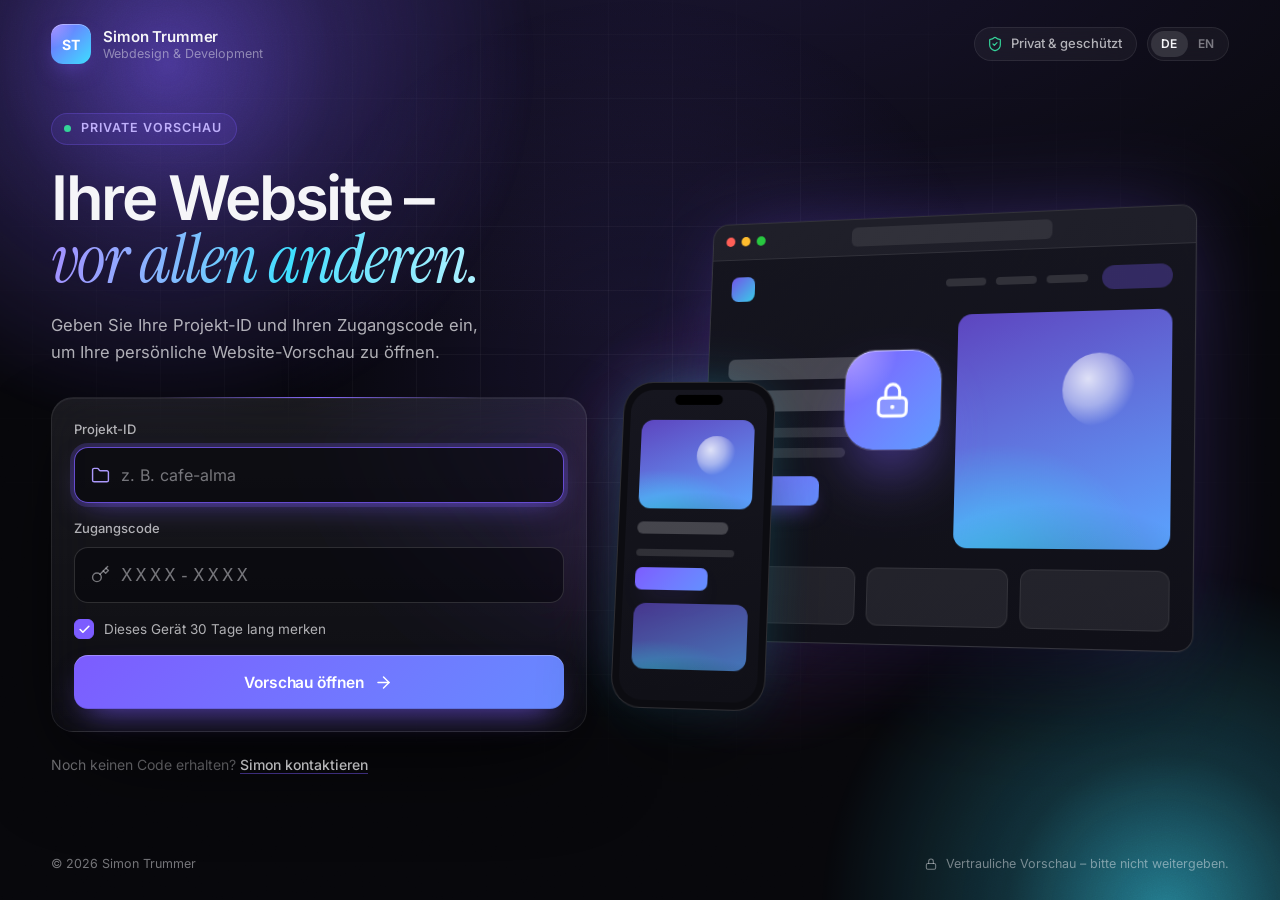
<file: public/index.html>
<!doctype html>
<html lang="de" data-theme="dark">
<head>
  <meta charset="utf-8">
  <meta name="viewport" content="width=device-width, initial-scale=1, viewport-fit=cover">
  <meta name="preview-portal" content="1">
  <meta name="robots" content="noindex, nofollow, noarchive">
  <meta name="referrer" content="same-origin">
  <meta name="theme-color" content="#07070b">
  <title>Private Vorschau</title>
  <meta name="description" content="Ihre persönliche Website-Vorschau – privat und geschützt.">

  <!-- Link preview in WhatsApp, iMessage, Slack, …
       Tip: use the full URL for og:image, e.g. https://preview.your-domain.com/assets/img/og-image.png -->
  <meta property="og:type" content="website">
  <meta property="og:locale" content="de_AT">
  <meta property="og:title" content="Ihre Website-Vorschau">
  <meta property="og:description" content="Ihre persönliche Website-Vorschau ist bereit. Link öffnen und Zugangscode eingeben.">
  <meta property="og:image" content="assets/img/og-image.png">
  <meta property="og:image:width" content="1200">
  <meta property="og:image:height" content="630">
  <meta name="twitter:card" content="summary_large_image">

  <link rel="icon" href="assets/img/favicon.svg" type="image/svg+xml">
  <link rel="apple-touch-icon" href="assets/img/apple-touch-icon.png">
  <link rel="preload" href="assets/fonts/inter-latin-wght-normal.woff2" as="font" type="font/woff2" crossorigin>
  <link rel="stylesheet" href="assets/css/portal.css">

  <script src="config.js"></script>
  <script>
    /* Apply the theme before the first paint (no flash). */
    (function (c) {
      var t = (c && c.theme) || 'dark';
      if (t === 'auto') t = window.matchMedia && matchMedia('(prefers-color-scheme: light)').matches ? 'light' : 'dark';
      document.documentElement.setAttribute('data-theme', t === 'light' ? 'light' : 'dark');
    })(window.PORTAL_CONFIG);
  </script>
  <script src="assets/js/core.js" defer></script>
  <script src="assets/js/qr.js" defer></script>
  <script src="assets/js/portal.js" defer></script>
</head>
<body data-view="boot">

  <!-- Icons based on Lucide (ISC License) and Tabler Icons (MIT License) -->
  <svg class="sprite" aria-hidden="true" focusable="false">
    <symbol id="i-lock" viewBox="0 0 24 24"><rect x="4" y="11" width="16" height="10" rx="2.5"/><path d="M8 11V7.5a4 4 0 0 1 8 0V11"/></symbol>
    <symbol id="i-shield" viewBox="0 0 24 24"><path d="M20 13c0 5-3.5 7.5-7.66 8.95a1 1 0 0 1-.67-.01C7.5 20.5 4 18 4 13V6a1 1 0 0 1 1-1c2 0 4.5-1.2 6.24-2.72a1.17 1.17 0 0 1 1.52 0C14.51 3.81 17 5 19 5a1 1 0 0 1 1 1z"/><path d="m9 12 2 2 4-4"/></symbol>
    <symbol id="i-key" viewBox="0 0 24 24"><circle cx="7.5" cy="15.5" r="5.5"/><path d="m21 2-9.6 9.6"/><path d="m15.5 7.5 3 3L22 7l-3-3"/></symbol>
    <symbol id="i-folder" viewBox="0 0 24 24"><path d="M20 20a2 2 0 0 0 2-2V8a2 2 0 0 0-2-2h-7.9a2 2 0 0 1-1.69-.9L9.6 3.9A2 2 0 0 0 7.93 3H4a2 2 0 0 0-2 2v13a2 2 0 0 0 2 2Z"/></symbol>
    <symbol id="i-arrow-right" viewBox="0 0 24 24"><path d="M5 12h14"/><path d="m12 5 7 7-7 7"/></symbol>
    <symbol id="i-check" viewBox="0 0 24 24"><path d="M20 6 9 17l-5-5"/></symbol>
    <symbol id="i-x" viewBox="0 0 24 24"><path d="M18 6 6 18"/><path d="m6 6 12 12"/></symbol>
    <symbol id="i-monitor" viewBox="0 0 24 24"><rect x="2" y="3" width="20" height="14" rx="2"/><path d="M8 21h8"/><path d="M12 17v4"/></symbol>
    <symbol id="i-tablet" viewBox="0 0 24 24"><rect x="4" y="2" width="16" height="20" rx="2"/><path d="M12 18h.01"/></symbol>
    <symbol id="i-phone" viewBox="0 0 24 24"><rect x="6" y="2" width="12" height="20" rx="2.5"/><path d="M11 18h2"/></symbol>
    <symbol id="i-rotate" viewBox="0 0 24 24"><path d="M21 12a9 9 0 1 1-9-9c2.52 0 4.93 1 6.74 2.74L21 8"/><path d="M21 3v5h-5"/></symbol>
    <symbol id="i-refresh" viewBox="0 0 24 24"><path d="M3 12a9 9 0 0 1 9-9 9.75 9.75 0 0 1 6.74 2.74L21 8"/><path d="M21 3v5h-5"/><path d="M21 12a9 9 0 0 1-9 9 9.75 9.75 0 0 1-6.74-2.74L3 16"/><path d="M8 16H3v5"/></symbol>
    <symbol id="i-external" viewBox="0 0 24 24"><path d="M15 3h6v6"/><path d="M10 14 21 3"/><path d="M18 13v6a2 2 0 0 1-2 2H5a2 2 0 0 1-2-2V8a2 2 0 0 1 2-2h6"/></symbol>
    <symbol id="i-qr" viewBox="0 0 24 24"><rect x="3" y="3" width="5" height="5" rx="1"/><rect x="16" y="3" width="5" height="5" rx="1"/><rect x="3" y="16" width="5" height="5" rx="1"/><path d="M21 16h-3a2 2 0 0 0-2 2v3"/><path d="M21 21v.01"/><path d="M12 7v3a2 2 0 0 1-2 2H7"/><path d="M3 12h.01"/><path d="M12 3h.01"/><path d="M12 16v.01"/><path d="M16 12h1"/><path d="M21 12v.01"/><path d="M12 21v-1"/></symbol>
    <symbol id="i-info" viewBox="0 0 24 24"><circle cx="12" cy="12" r="10"/><path d="M12 16v-4"/><path d="M12 8h.01"/></symbol>
    <symbol id="i-message" viewBox="0 0 24 24"><path d="M7.9 20A9 9 0 1 0 4 16.1L2 22Z"/></symbol>
    <symbol id="i-mail" viewBox="0 0 24 24"><rect x="2" y="4" width="20" height="16" rx="2"/><path d="m22 7-8.97 5.7a1.94 1.94 0 0 1-2.06 0L2 7"/></symbol>
    <symbol id="i-call" viewBox="0 0 24 24"><path d="M22 16.92v3a2 2 0 0 1-2.18 2 19.79 19.79 0 0 1-8.63-3.07 19.5 19.5 0 0 1-6-6 19.79 19.79 0 0 1-3.07-8.67A2 2 0 0 1 4.11 2h3a2 2 0 0 1 2 1.72 12.84 12.84 0 0 0 .7 2.81 2 2 0 0 1-.45 2.11L8.09 9.91a16 16 0 0 0 6 6l1.27-1.27a2 2 0 0 1 2.11-.45 12.84 12.84 0 0 0 2.81.7A2 2 0 0 1 22 16.92z"/></symbol>
    <symbol id="i-whatsapp" viewBox="0 0 24 24"><path d="M3 21l1.65-3.8a9 9 0 1 1 3.4 2.9l-5.05.9"/><path d="M9 10a.5.5 0 0 0 1 0V9a.5.5 0 0 0-1 0v1a5 5 0 0 0 5 5h1a.5.5 0 0 0 0-1h-1a.5.5 0 0 0 0 1"/></symbol>
    <symbol id="i-globe" viewBox="0 0 24 24"><circle cx="12" cy="12" r="10"/><path d="M12 2a14.5 14.5 0 0 0 0 20 14.5 14.5 0 0 0 0-20"/><path d="M2 12h20"/></symbol>
    <symbol id="i-chevron-left" viewBox="0 0 24 24"><path d="m15 18-6-6 6-6"/></symbol>
    <symbol id="i-chevron-right" viewBox="0 0 24 24"><path d="m9 18 6-6-6-6"/></symbol>
    <symbol id="i-chevron-down" viewBox="0 0 24 24"><path d="m6 9 6 6 6-6"/></symbol>
    <symbol id="i-file" viewBox="0 0 24 24"><path d="M15 2H6a2 2 0 0 0-2 2v16a2 2 0 0 0 2 2h12a2 2 0 0 0 2-2V7Z"/><path d="M14 2v4a2 2 0 0 0 2 2h4"/><path d="M10 9H8"/><path d="M16 13H8"/><path d="M16 17H8"/></symbol>
    <symbol id="i-clock" viewBox="0 0 24 24"><circle cx="12" cy="12" r="10"/><path d="M12 6v6l4 2"/></symbol>
    <symbol id="i-sparkles" viewBox="0 0 24 24"><path d="M9.94 15.5A2 2 0 0 0 8.5 14.06l-6.14-1.58a.5.5 0 0 1 0-.96L8.5 9.94A2 2 0 0 0 9.94 8.5l1.58-6.14a.5.5 0 0 1 .96 0l1.58 6.14a2 2 0 0 0 1.44 1.44l6.14 1.58a.5.5 0 0 1 0 .96l-6.14 1.58a2 2 0 0 0-1.44 1.44l-1.58 6.14a.5.5 0 0 1-.96 0z"/><path d="M20 3v4"/><path d="M22 5h-4"/></symbol>
    <symbol id="i-copy" viewBox="0 0 24 24"><rect x="8" y="8" width="14" height="14" rx="2"/><path d="M4 16c-1.1 0-2-.9-2-2V4c0-1.1.9-2 2-2h10c1.1 0 2 .9 2 2"/></symbol>
    <symbol id="i-send" viewBox="0 0 24 24"><path d="M14.54 21.69a.5.5 0 0 0 .94-.03l6.5-19a.5.5 0 0 0-.64-.64l-19 6.5a.5.5 0 0 0-.03.94l7.93 3.18a2 2 0 0 1 1.11 1.11z"/><path d="m21.85 2.15-10.94 10.94"/></symbol>
  </svg>

  <!-- Animated background -->
  <div class="backdrop" aria-hidden="true">
    <div class="backdrop__aurora"><span></span><span></span><span></span></div>
    <div class="backdrop__grid"></div>
    <div class="backdrop__spot"></div>
    <div class="backdrop__noise"></div>
  </div>

  <!-- ═════════════════════════ ACCESS SCREEN ═════════════════════════ -->
  <main class="gate" id="gate">
    <header class="gate__top reveal" style="--i:0">
      <a class="brand" data-brand-link>
        <span class="brand__mark" data-brand-mark></span>
        <span class="brand__text"><strong data-brand-name></strong><small data-brand-tagline></small></span>
      </a>
      <div class="gate__top-right">
        <span class="chip chip--secure"><svg class="icon"><use href="#i-shield"/></svg><span data-i18n="secure"></span></span>
        <div class="lang" role="group" aria-label="Language">
          <button type="button" data-lang="de">DE</button>
          <button type="button" data-lang="en">EN</button>
        </div>
      </div>
    </header>

    <section class="gate__main">
      <div class="gate__intro">
        <p class="eyebrow reveal" style="--i:1"><span class="eyebrow__dot"></span><span data-i18n="eyebrow"></span></p>
        <h1 class="gate__title reveal" style="--i:2" id="gate-title"></h1>
        <p class="gate__lead reveal" style="--i:3" id="gate-lead"></p>

        <form class="access reveal" style="--i:4" id="access-form" novalidate autocomplete="off">
          <div class="access__project" id="project-chip" hidden>
            <span class="access__project-label"><svg class="icon"><use href="#i-folder"/></svg><span data-i18n="project"></span></span>
            <code id="project-chip-id"></code>
          </div>

          <label class="field" id="project-field" hidden>
            <span class="field__label" data-i18n="projectId"></span>
            <span class="field__control">
              <svg class="icon"><use href="#i-folder"/></svg>
              <input id="project-input" name="project" type="text" autocomplete="off" autocapitalize="none" autocorrect="off" spellcheck="false" maxlength="64">
            </span>
          </label>

          <label class="field">
            <span class="field__label" data-i18n="passcode"></span>
            <span class="field__control">
              <svg class="icon"><use href="#i-key"/></svg>
              <input id="code-input" name="code" class="field__input--code" type="text" autocomplete="off" autocapitalize="characters" autocorrect="off" spellcheck="false" maxlength="64" enterkeyhint="go">
            </span>
          </label>

          <label class="check" id="remember-row">
            <input type="checkbox" id="remember-input" checked>
            <span class="check__box"><svg class="icon"><use href="#i-check"/></svg></span>
            <span class="check__label" id="remember-label"></span>
          </label>

          <button class="btn btn--primary btn--lg btn--block" type="submit" id="submit-btn">
            <span class="btn__label" id="submit-label"></span>
            <span class="btn__state" aria-hidden="true">
              <svg class="icon btn__arrow"><use href="#i-arrow-right"/></svg>
              <span class="spinner"></span>
              <svg class="icon btn__check"><use href="#i-check"/></svg>
            </span>
          </button>

          <p class="access__error" id="form-error" role="alert" aria-live="assertive"></p>
        </form>

        <p class="gate__help reveal" style="--i:5" id="gate-help"></p>
        <p class="notice" id="file-notice" hidden></p>
      </div>

      <div class="gate__visual reveal" style="--i:3" aria-hidden="true">
        <div class="scene" id="scene">
          <div class="mock-browser">
            <div class="mock-browser__bar"><i></i><i></i><i></i><span class="mock-browser__url"></span></div>
            <div class="mock-browser__body">
              <div class="sk-nav"><span class="sk-logo"></span><span class="sk-links"><i></i><i></i><i></i></span><span class="sk-pill"></span></div>
              <div class="sk-hero">
                <div class="sk-hero__text">
                  <i class="sk-line sk-line--xl"></i><i class="sk-line sk-line--lg"></i>
                  <i class="sk-line sk-line--md"></i><i class="sk-line sk-line--sm"></i>
                  <span class="sk-cta"></span>
                </div>
                <div class="sk-hero__media"><span class="sk-sun"></span></div>
              </div>
              <div class="sk-cards"><span></span><span></span><span></span></div>
            </div>
          </div>
          <div class="mock-phone">
            <span class="mock-phone__island"></span>
            <div class="mock-phone__screen">
              <div class="sk-media"><span class="sk-sun"></span></div>
              <i class="sk-line sk-line--lg"></i><i class="sk-line sk-line--md"></i>
              <span class="sk-cta"></span>
              <div class="sk-media sk-media--sm"></div>
            </div>
          </div>
          <div class="lock-orb" id="lock-orb">
            <svg viewBox="0 0 24 24" class="lock-orb__icon">
              <path class="lock-orb__shackle" d="M8 11V7.5a4 4 0 0 1 8 0V11"/>
              <rect x="4" y="11" width="16" height="10" rx="2.5"/>
              <circle class="lock-orb__hole" cx="12" cy="16" r="1.2"/>
            </svg>
          </div>
        </div>
      </div>
    </section>

    <footer class="gate__footer reveal" style="--i:6">
      <span id="footer-copy"></span>
      <span class="gate__footer-note"><svg class="icon"><use href="#i-lock"/></svg><span data-i18n="footerNote"></span></span>
    </footer>
  </main>

  <!-- ═════════════════════════ WELCOME ═════════════════════════ -->
  <div class="welcome" id="welcome" aria-live="polite">
    <div class="welcome__inner">
      <span class="welcome__badge"><svg class="icon"><use href="#i-check"/></svg></span>
      <p class="welcome__eyebrow" id="welcome-eyebrow"></p>
      <h2 class="welcome__title" id="welcome-title"></h2>
      <p class="welcome__sub" id="welcome-sub"></p>
    </div>
  </div>

  <!-- ═════════════════════════ VIEWER ═════════════════════════ -->
  <div class="viewer" id="viewer">
    <header class="bar">
      <div class="bar__left">
        <a class="brand brand--compact" data-brand-link><span class="brand__mark" data-brand-mark></span></a>
        <span class="bar__sep" aria-hidden="true"></span>
        <div class="bar__project">
          <strong id="v-title"></strong>
          <span class="bar__meta"><span id="v-customer"></span><span class="badge" id="v-version" hidden></span></span>
        </div>
      </div>

      <div class="bar__center">
        <div class="seg" role="radiogroup" id="device-seg">
          <span class="seg__thumb" aria-hidden="true"></span>
          <button type="button" role="radio" data-device="desktop"><svg class="icon"><use href="#i-monitor"/></svg><span data-i18n="desktop"></span></button>
          <button type="button" role="radio" data-device="tablet"><svg class="icon"><use href="#i-tablet"/></svg><span data-i18n="tablet"></span></button>
          <button type="button" role="radio" data-device="mobile"><svg class="icon"><use href="#i-phone"/></svg><span data-i18n="mobile"></span></button>
        </div>
        <button type="button" class="icon-btn" id="rotate-btn" data-tip-key="rotate"><svg class="icon"><use href="#i-rotate"/></svg></button>
      </div>

      <div class="bar__right">
        <button type="button" class="icon-btn" id="qr-btn" data-tip-key="qrTitle" aria-haspopup="dialog" aria-expanded="false"><svg class="icon"><use href="#i-qr"/></svg></button>
        <button type="button" class="icon-btn" id="info-btn" data-tip-key="projectInfo" aria-haspopup="dialog"><svg class="icon"><use href="#i-info"/></svg></button>
        <a class="icon-btn" id="open-btn" target="_blank" rel="noopener" data-tip-key="openNewTab"><svg class="icon"><use href="#i-external"/></svg></a>
        <button type="button" class="icon-btn" id="lock-btn" data-tip-key="lock"><svg class="icon"><use href="#i-lock"/></svg></button>
        <button type="button" class="btn btn--primary btn--sm" id="feedback-btn" aria-haspopup="dialog"><svg class="icon"><use href="#i-message"/></svg><span data-i18n="feedback"></span></button>
      </div>
    </header>

    <main class="stage" id="stage">
      <div class="stage__inner">
        <div class="device" id="device" data-device="desktop">
          <div class="device__chrome">
            <span class="device__lights" aria-hidden="true"><i></i><i></i><i></i></span>
            <span class="device__nav">
              <button type="button" id="nav-back" data-i18n-label="back" disabled><svg class="icon"><use href="#i-chevron-left"/></svg></button>
              <button type="button" id="nav-forward" data-i18n-label="forward" disabled><svg class="icon"><use href="#i-chevron-right"/></svg></button>
              <button type="button" id="nav-reload" data-i18n-label="reload"><svg class="icon"><use href="#i-refresh"/></svg></button>
            </span>
            <span class="device__url"><svg class="icon"><use href="#i-lock"/></svg><span class="device__url-text"><span id="url-host"></span><span id="url-path"></span></span></span>
            <span class="device__tools">
              <span class="pages" id="pages" hidden>
                <button type="button" class="pages__btn" id="pages-btn" aria-haspopup="true" aria-expanded="false" aria-controls="pages-list"><svg class="icon"><use href="#i-file"/></svg><span data-i18n="pages"></span><svg class="icon pages__chev"><use href="#i-chevron-down"/></svg></button>
              </span>
            </span>
          </div>
          <div class="device__status" aria-hidden="true">
            <span class="device__time">9:41</span>
            <span class="device__island"></span>
            <span class="device__sys">
              <svg viewBox="0 0 18 12"><rect x="0" y="8" width="3" height="4" rx=".8"/><rect x="5" y="5.5" width="3" height="6.5" rx=".8"/><rect x="10" y="3" width="3" height="9" rx=".8"/><rect x="15" y="0" width="3" height="12" rx=".8"/></svg>
              <svg viewBox="0 0 16 12"><path d="M8 11.6 5.7 9.2a3.3 3.3 0 0 1 4.6 0zM3.6 7.1a6.3 6.3 0 0 1 8.8 0l-1.4 1.5a4.3 4.3 0 0 0-6 0zM1.4 4.9a9.4 9.4 0 0 1 13.2 0l-1.4 1.4a7.4 7.4 0 0 0-10.4 0z"/></svg>
              <svg viewBox="0 0 27 13"><rect x=".5" y=".5" width="22" height="12" rx="3.5" fill="none" stroke="currentColor" opacity=".45"/><rect x="2.5" y="2.5" width="18" height="8" rx="2"/><path d="M24.5 4.5v4a2 2 0 0 0 0-4z" opacity=".45"/></svg>
            </span>
          </div>
          <div class="device__screen">
            <iframe id="frame" title="Website preview"></iframe>
            <div class="device__loader"><span class="spinner spinner--lg"></span><span data-i18n="loading"></span></div>
            <span class="device__home" aria-hidden="true"></span>
          </div>
          <span class="device__camera" aria-hidden="true"></span>
        </div>
        <p class="stage__caption" id="caption"></p>
      </div>
    </main>
  </div>

  <!-- ═════════════════════════ PANELS ═════════════════════════ -->
  <div class="scrim" id="scrim"></div>

  <aside class="drawer" id="info-drawer" role="dialog" aria-modal="true" aria-labelledby="info-title" inert>
    <div class="drawer__head">
      <h2 id="info-title" data-i18n="infoTitle"></h2>
      <button type="button" class="icon-btn" data-close data-i18n-label="close"><svg class="icon"><use href="#i-x"/></svg></button>
    </div>
    <div class="drawer__body" id="info-body"></div>
  </aside>

  <div class="modal" id="feedback-modal" role="dialog" aria-modal="true" aria-labelledby="feedback-title" inert>
    <form class="modal__card" id="feedback-form" novalidate>
      <div class="modal__head">
        <span class="modal__icon"><svg class="icon"><use href="#i-message"/></svg></span>
        <div>
          <h2 id="feedback-title" data-i18n="feedbackTitle"></h2>
          <p id="feedback-lead"></p>
        </div>
        <button type="button" class="icon-btn" data-close data-i18n-label="close"><svg class="icon"><use href="#i-x"/></svg></button>
      </div>
      <div class="modal__context" id="feedback-context"></div>
      <label class="sr-only" for="feedback-text" data-i18n="feedbackTitle"></label>
      <textarea id="feedback-text" rows="6"></textarea>
      <p class="modal__error" id="feedback-error" role="alert"></p>
      <div class="modal__actions" id="feedback-actions"></div>
    </form>
  </div>

  <div class="popover" id="qr-popover" role="dialog" aria-labelledby="qr-title" inert>
    <div class="popover__qr" id="qr-code"></div>
    <h3 id="qr-title" data-i18n="qrTitle"></h3>
    <p data-i18n="qrText"></p>
    <button type="button" class="btn btn--ghost btn--sm btn--block" id="qr-copy"><svg class="icon"><use href="#i-copy"/></svg><span data-i18n="copyLink"></span></button>
  </div>

  <div class="pages__list" id="pages-list" role="menu" aria-labelledby="pages-btn"></div>

  <div class="note" id="note" role="status" inert>
    <div class="note__head">
      <span class="avatar" data-avatar></span>
      <div class="note__who"><strong id="note-title"></strong><small id="note-role"></small></div>
      <button type="button" class="icon-btn icon-btn--sm" data-close data-i18n-label="close"><svg class="icon"><use href="#i-x"/></svg></button>
    </div>
    <p class="note__text" id="note-text"></p>
    <button type="button" class="note__more" id="note-more"><span data-i18n="readMore"></span><svg class="icon"><use href="#i-arrow-right"/></svg></button>
  </div>

  <div class="toast" id="toast" role="status" aria-live="polite"></div>

  <noscript>
    <div class="noscript">Please enable JavaScript to open your preview. · Bitte aktivieren Sie JavaScript, um Ihre Vorschau zu öffnen.</div>
  </noscript>
</body>
</html>
</file>
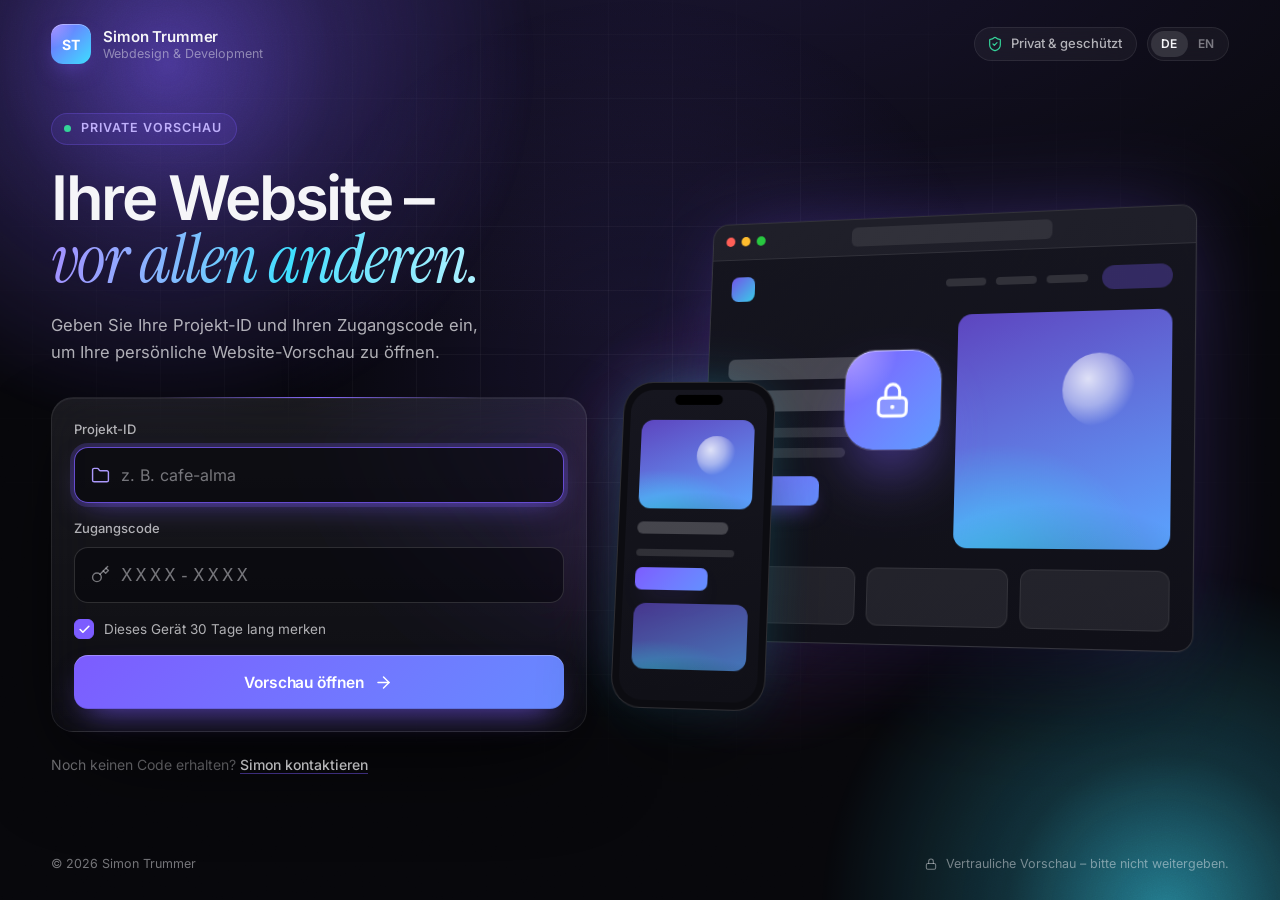
<file: public/projects/index.html>
<!doctype html>
<html lang="en">
<head>
  <meta charset="utf-8">
  <meta name="robots" content="noindex, nofollow">
  <meta http-equiv="refresh" content="0; url=../">
  <title>Private</title>
</head>
<body>
  <!-- This file stops the web server from listing your secret project folders. Keep it here. -->
  <script>location.replace('../');</script>
  <p><a href="../">Continue</a></p>
</body>
</html>
</file>
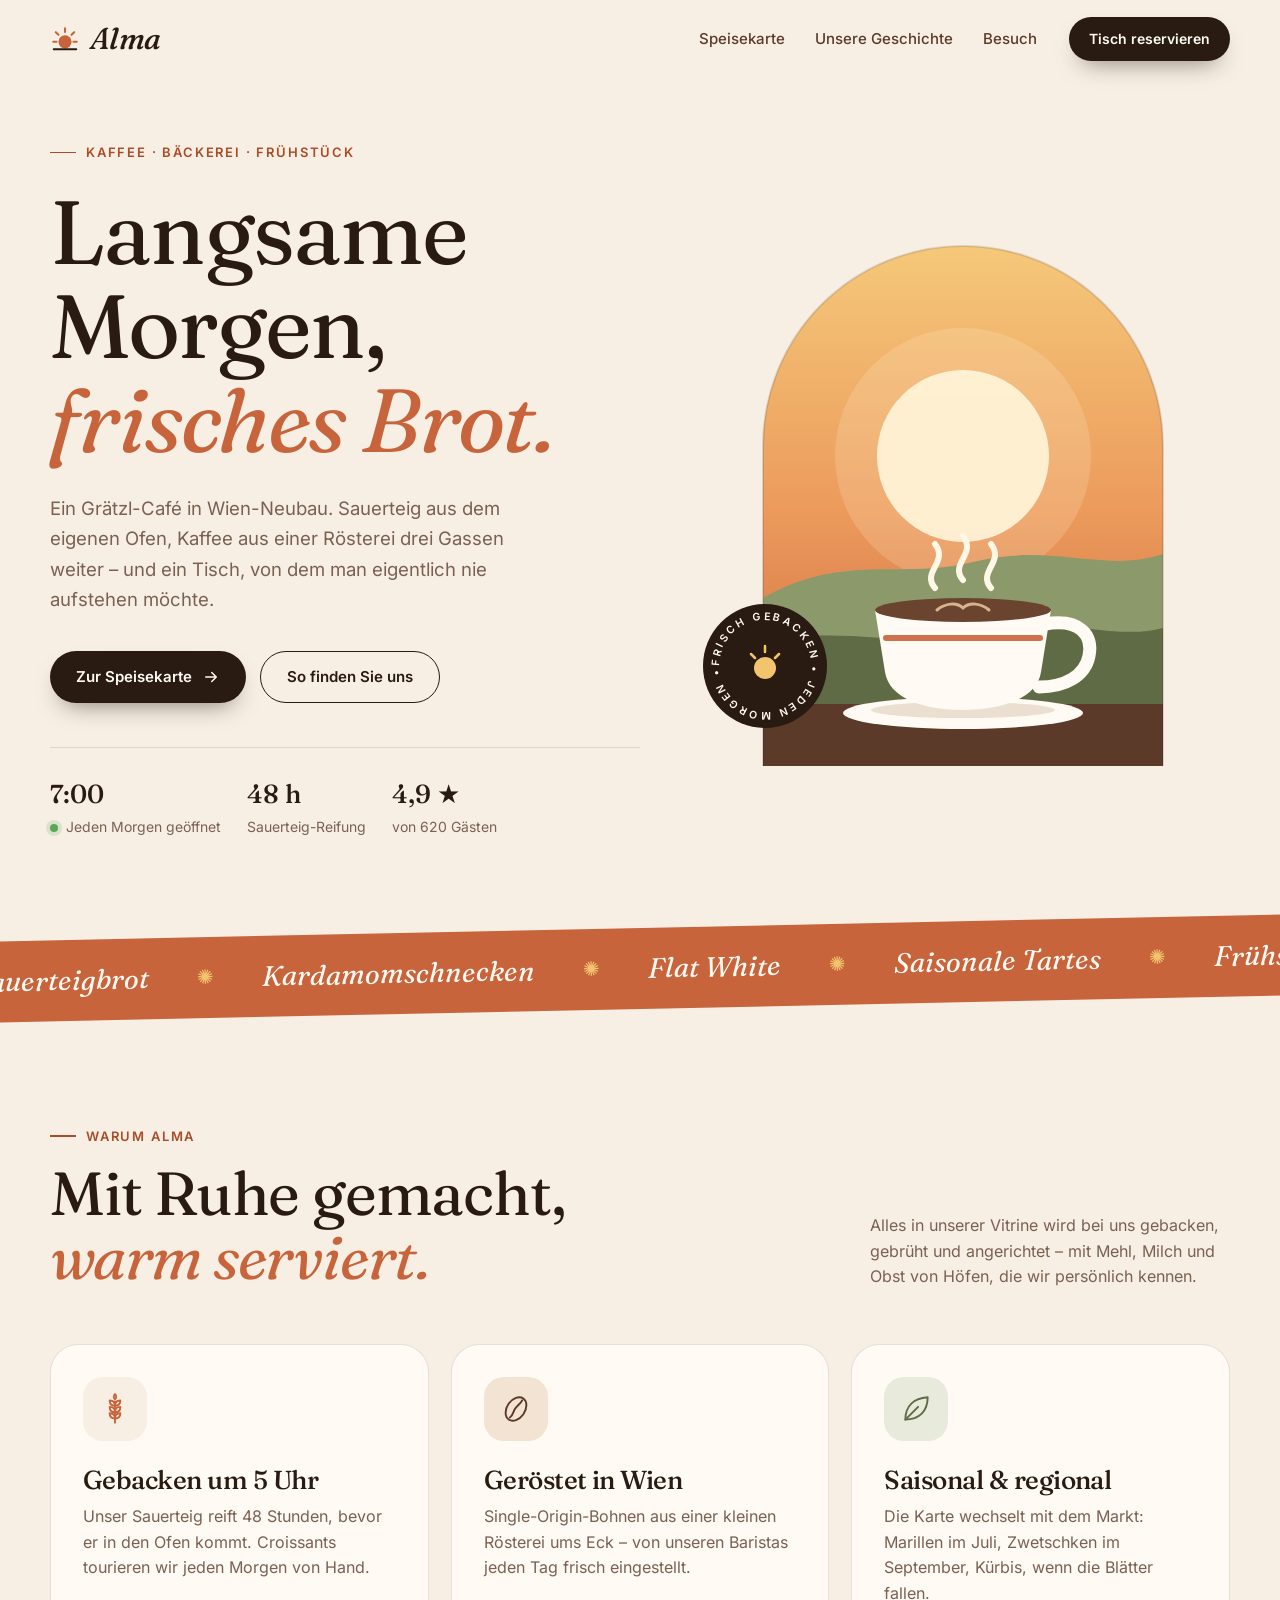
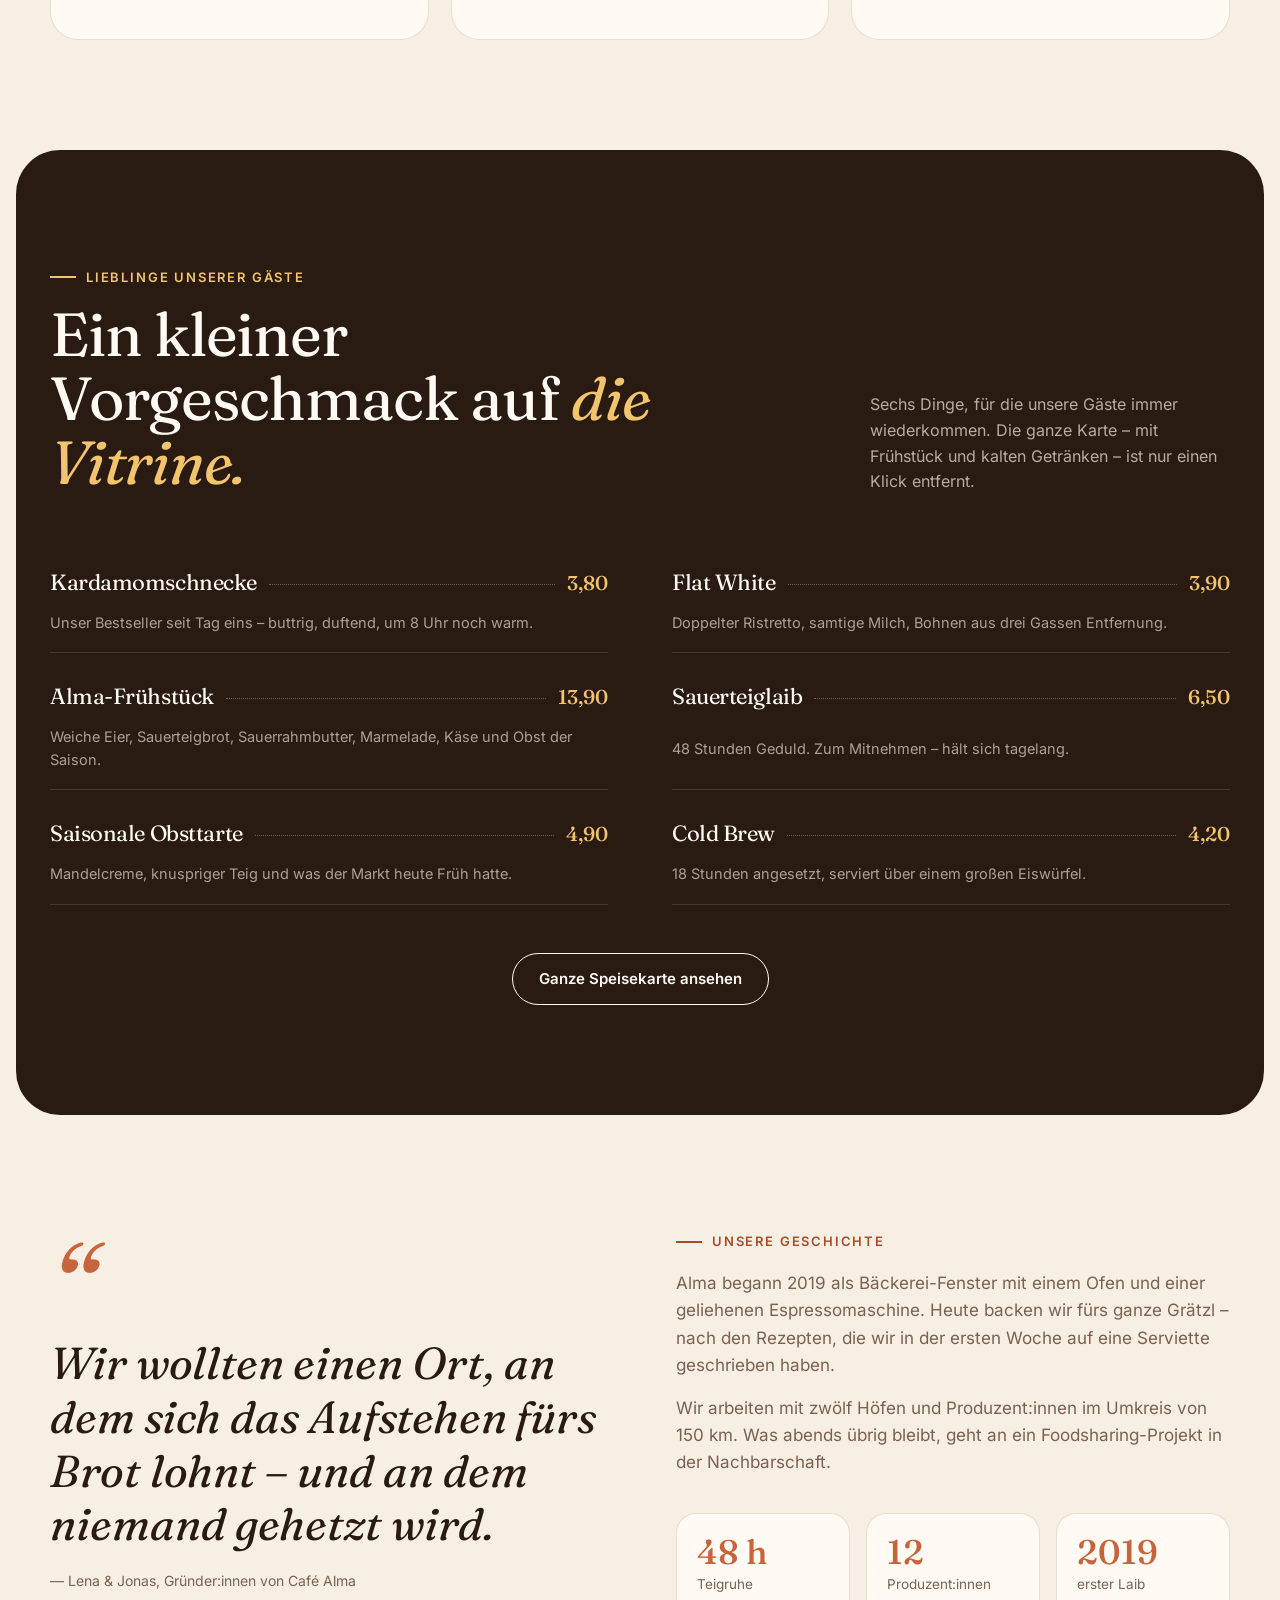
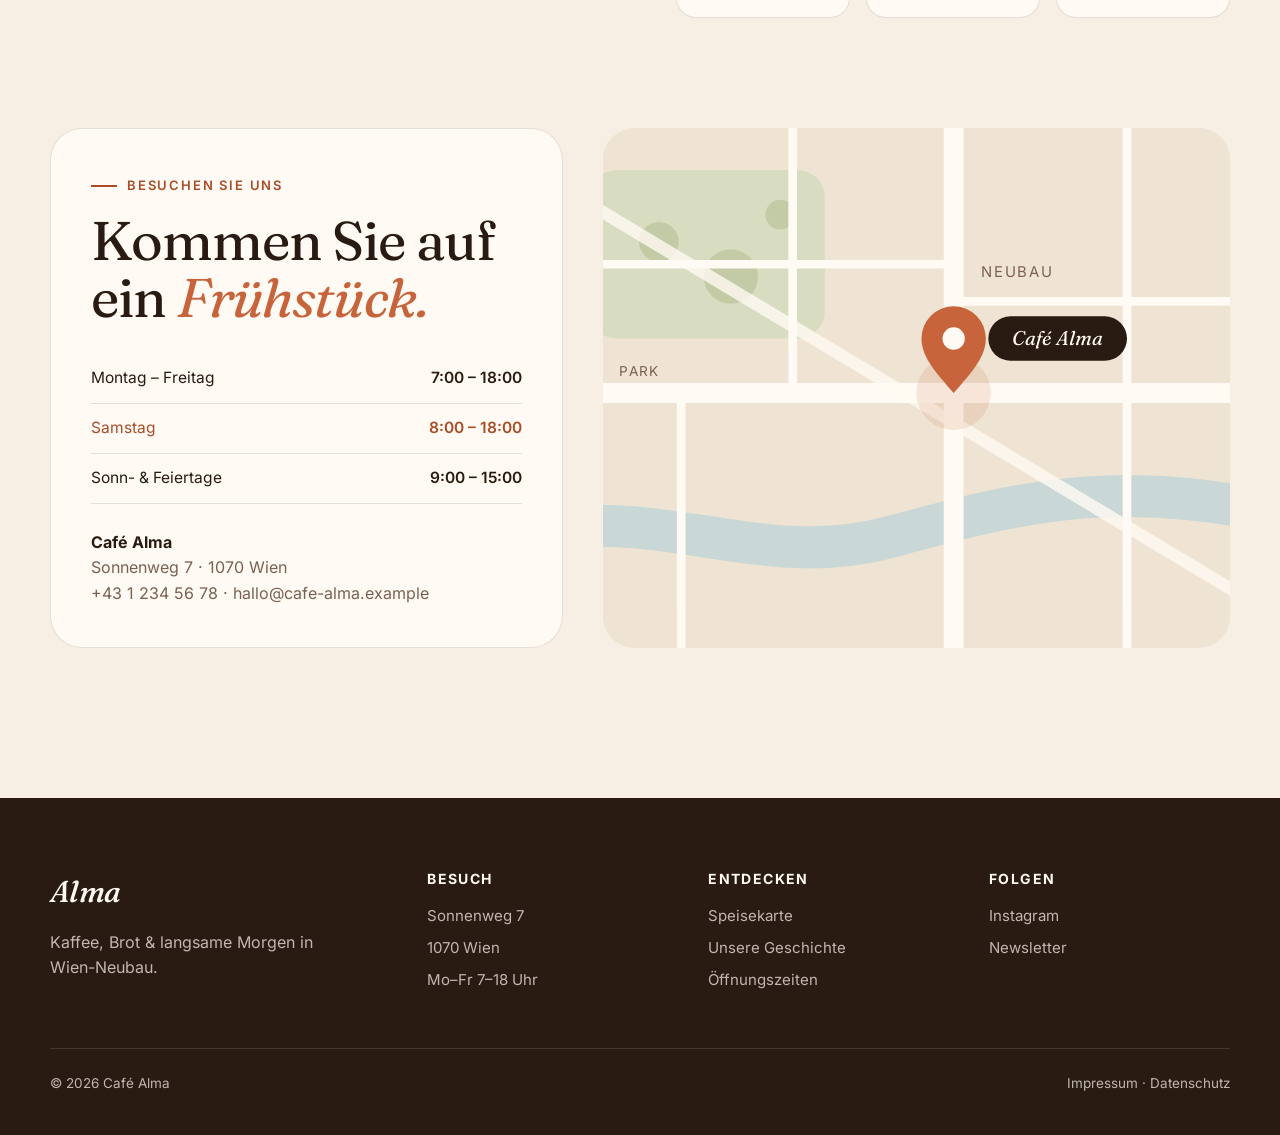
<file: public/projects/cafe-alma_703d01e64ca560af/index.html>
<!doctype html>
<html lang="de">
<head>
  <meta charset="utf-8">
  <meta name="viewport" content="width=device-width, initial-scale=1">
  <title>Café Alma — Kaffee, Brot &amp; langsame Morgen</title>
  <meta name="description" content="Café und Bäckerei in Wien-Neubau. Sauerteig aus dem eigenen Ofen, Kaffee aus der Rösterei ums Eck, Frühstück den ganzen Tag.">
  <link rel="icon" href="data:image/svg+xml,%3Csvg xmlns='http://www.w3.org/2000/svg' viewBox='0 0 32 32'%3E%3Ccircle cx='16' cy='18' r='8' fill='%23c8643b'/%3E%3C/svg%3E">
  <link rel="preload" href="fonts/fraunces-latin-wght-normal.woff2" as="font" type="font/woff2" crossorigin>
  <link rel="stylesheet" href="css/style.css">
</head>
<body>
  <header class="header" id="top">
    <div class="wrap header__inner">
      <a class="logo" href="index.html" aria-label="Café Alma – Startseite">
        <svg viewBox="0 0 32 32" aria-hidden="true"><circle cx="16" cy="19" r="7" fill="#C8643B"/><path d="M16 4.5v4M6.2 8.7l2.8 2.8M25.8 8.7 23 11.5M3.5 19h3.5M25 19h3.5" stroke="#C8643B" stroke-width="2.2" stroke-linecap="round"/><path d="M4 27h24" stroke="#2A1B12" stroke-width="2.2" stroke-linecap="round"/></svg>
        Alma
      </a>
      <nav class="nav" aria-label="Hauptmenü">
        <a href="speisekarte.html">Speisekarte</a>
        <a href="#geschichte">Unsere Geschichte</a>
        <a href="#besuch">Besuch</a>
      </nav>
      <a class="btn btn--primary" href="#besuch">Tisch reservieren</a>
      <button class="menu-toggle" type="button" aria-label="Menü öffnen" aria-expanded="false"><span></span><span></span><span></span></button>
    </div>
  </header>

  <main>
    <section class="hero">
      <div class="wrap hero__grid">
        <div>
          <span class="eyebrow">Kaffee · Bäckerei · Frühstück</span>
          <h1>Langsame Morgen,<br><em>frisches Brot.</em></h1>
          <p class="hero__lead">Ein Grätzl-Café in Wien-Neubau. Sauerteig aus dem eigenen Ofen, Kaffee aus einer Rösterei drei Gassen weiter – und ein Tisch, von dem man eigentlich nie aufstehen möchte.</p>
          <div class="hero__actions">
            <a class="btn btn--primary" href="speisekarte.html">
              Zur Speisekarte
              <svg viewBox="0 0 24 24" fill="none" stroke="currentColor" stroke-width="2" stroke-linecap="round" stroke-linejoin="round" aria-hidden="true"><path d="M5 12h14M13 6l6 6-6 6"/></svg>
            </a>
            <a class="btn btn--line" href="#besuch">So finden Sie uns</a>
          </div>
          <div class="hero__meta">
            <div><strong>7:00</strong><span class="open-dot"></span>Jeden Morgen geöffnet</div>
            <div><strong>48 h</strong>Sauerteig-Reifung</div>
            <div><strong>4,9 ★</strong>von 620 Gästen</div>
          </div>
        </div>

        <div class="hero__art">
          <svg viewBox="0 0 480 560" role="img" aria-label="Illustration: eine dampfende Tasse Kaffee vor einem Sonnenaufgang">
            <defs>
              <linearGradient id="sky" x1="0" y1="0" x2="0" y2="1">
                <stop offset="0" stop-color="#F6CF7E"/>
                <stop offset=".55" stop-color="#EC9A5C"/>
                <stop offset="1" stop-color="#C8643B"/>
              </linearGradient>
              <clipPath id="arch"><path d="M40 560V240a200 200 0 0 1 400 0v320z"/></clipPath>
            </defs>
            <g clip-path="url(#arch)">
              <rect width="480" height="560" fill="url(#sky)"/>
              <circle cx="240" cy="250" r="128" fill="#FFF3D6" opacity=".18"/>
              <circle cx="240" cy="250" r="86" fill="#FFF3D6" opacity=".95"/>
              <path d="M40 392c80-46 140-18 210-36 80-20 130 12 190-8v212H40z" fill="#8C9A6B"/>
              <path d="M40 438c70-22 150 8 220-12 70-20 130 10 180-4v138H40z" fill="#5E6B45"/>
              <rect x="40" y="498" width="400" height="62" fill="#5B3A29"/>
            </g>
            <path d="M40 560V240a200 200 0 0 1 400 0v320" fill="none" stroke="#2A1B12" stroke-opacity=".14" stroke-width="2"/>
            <ellipse cx="240" cy="507" rx="120" ry="16" fill="#FFFAF3"/>
            <ellipse cx="240" cy="504" rx="92" ry="8" fill="#EADFD0"/>
            <path d="M322 418c36-6 48 12 44 32-4 20-24 31-50 31" fill="none" stroke="#FFFAF3" stroke-width="13" stroke-linecap="round"/>
            <path d="M152 404h176l-10 62c-4 26-38 38-78 38s-74-12-78-38z" fill="#FFFAF3"/>
            <path d="M163 432h154" stroke="#C8643B" stroke-width="6" stroke-linecap="round" opacity=".9"/>
            <ellipse cx="240" cy="404" rx="88" ry="12" fill="#6B4430"/>
            <path d="M214 404c8-7 20-8 26-2 6-6 18-5 26 2" stroke="#D9B48A" stroke-width="3" fill="none" stroke-linecap="round"/>
            <g class="steam" fill="none" stroke="#FFF7E6" stroke-width="6" stroke-linecap="round">
              <path d="M212 382c-14-16 14-26 0-44"/>
              <path d="M240 374c-14-16 14-26 0-44"/>
              <path d="M268 382c-14-16 14-26 0-44"/>
            </g>
          </svg>
          <svg class="badge-spin" viewBox="0 0 128 128" aria-hidden="true">
            <circle cx="64" cy="64" r="62" fill="#2A1B12"/>
            <g class="ring">
              <defs><path id="circle-text" d="M64 64m-46 0a46 46 0 1 1 92 0a46 46 0 1 1-92 0"/></defs>
              <text font-family="Inter, sans-serif" font-size="10.5" font-weight="600" fill="#FFFAF3" letter-spacing="2"><textPath href="#circle-text" textLength="286" lengthAdjust="spacing">FRISCH GEBACKEN • JEDEN MORGEN • </textPath></text>
            </g>
            <circle cx="64" cy="66" r="11" fill="#F2C46D"/>
            <path d="M64 44v6M50 52l4 4M78 52l-4 4" stroke="#F2C46D" stroke-width="2.5" stroke-linecap="round"/>
          </svg>
        </div>
      </div>
    </section>

    <div class="marquee" aria-hidden="true">
      <div class="marquee__track">
        <span>Sauerteigbrot</span><span>Kardamomschnecken</span><span>Flat White</span><span>Saisonale Tartes</span><span>Frühstück den ganzen Tag</span><span>Hafer-Latte</span>
        <span>Sauerteigbrot</span><span>Kardamomschnecken</span><span>Flat White</span><span>Saisonale Tartes</span><span>Frühstück den ganzen Tag</span><span>Hafer-Latte</span>
      </div>
    </div>

    <section class="section">
      <div class="wrap">
        <div class="section__head reveal">
          <div>
            <span class="eyebrow">Warum Alma</span>
            <h2>Mit Ruhe gemacht, <em>warm serviert.</em></h2>
          </div>
          <p>Alles in unserer Vitrine wird bei uns gebacken, gebrüht und angerichtet – mit Mehl, Milch und Obst von Höfen, die wir persönlich kennen.</p>
        </div>
        <div class="cards">
          <article class="card reveal">
            <span class="card__icon"><svg viewBox="0 0 32 32" fill="none" stroke="currentColor" stroke-width="1.8" stroke-linecap="round" stroke-linejoin="round" aria-hidden="true"><path d="M16 29V9"/><path d="M16 13c-3 0-5-2-5-5 3 0 5 2 5 5zm0 0c3 0 5-2 5-5-3 0-5 2-5 5zm0 6c-3 0-5-2-5-5 3 0 5 2 5 5zm0 0c3 0 5-2 5-5-3 0-5 2-5 5zm0 6c-3 0-5-2-5-5 3 0 5 2 5 5zm0 0c3 0 5-2 5-5-3 0-5 2-5 5zm0-18c-1.5-1.5-1.5-3.5 0-5 1.5 1.5 1.5 3.5 0 5z"/></svg></span>
            <h3>Gebacken um 5 Uhr</h3>
            <p>Unser Sauerteig reift 48 Stunden, bevor er in den Ofen kommt. Croissants tourieren wir jeden Morgen von Hand.</p>
          </article>
          <article class="card reveal">
            <span class="card__icon"><svg viewBox="0 0 32 32" fill="none" stroke="currentColor" stroke-width="1.8" stroke-linecap="round" stroke-linejoin="round" aria-hidden="true"><ellipse cx="16" cy="16" rx="8.5" ry="12" transform="rotate(35 16 16)"/><path d="M10.2 24c3.4-2.4 3-5.6 5-8.4s5.2-4.6 6.6-7.8"/></svg></span>
            <h3>Geröstet in Wien</h3>
            <p>Single-Origin-Bohnen aus einer kleinen Rösterei ums Eck – von unseren Baristas jeden Tag frisch eingestellt.</p>
          </article>
          <article class="card reveal">
            <span class="card__icon"><svg viewBox="0 0 32 32" fill="none" stroke="currentColor" stroke-width="1.8" stroke-linecap="round" stroke-linejoin="round" aria-hidden="true"><path d="M6 26C6 13 14 6 27 5c0 13-8 21-21 21z"/><path d="M6 26 18 14"/></svg></span>
            <h3>Saisonal &amp; regional</h3>
            <p>Die Karte wechselt mit dem Markt: Marillen im Juli, Zwetschken im September, Kürbis, wenn die Blätter fallen.</p>
          </article>
        </div>
      </div>
    </section>

    <section class="section highlights">
      <div class="wrap">
        <div class="section__head reveal">
          <div>
            <span class="eyebrow">Lieblinge unserer Gäste</span>
            <h2>Ein kleiner Vorgeschmack auf <em>die Vitrine.</em></h2>
          </div>
          <p>Sechs Dinge, für die unsere Gäste immer wiederkommen. Die ganze Karte – mit Frühstück und kalten Getränken – ist nur einen Klick entfernt.</p>
        </div>
        <div class="menu-grid">
          <div class="menu-item reveal"><h3>Kardamomschnecke</h3><i></i><b>3,80</b><p>Unser Bestseller seit Tag eins – buttrig, duftend, um 8 Uhr noch warm.</p></div>
          <div class="menu-item reveal"><h3>Flat White</h3><i></i><b>3,90</b><p>Doppelter Ristretto, samtige Milch, Bohnen aus drei Gassen Entfernung.</p></div>
          <div class="menu-item reveal"><h3>Alma-Frühstück</h3><i></i><b>13,90</b><p>Weiche Eier, Sauerteigbrot, Sauerrahmbutter, Marmelade, Käse und Obst der Saison.</p></div>
          <div class="menu-item reveal"><h3>Sauerteiglaib</h3><i></i><b>6,50</b><p>48 Stunden Geduld. Zum Mitnehmen – hält sich tagelang.</p></div>
          <div class="menu-item reveal"><h3>Saisonale Obsttarte</h3><i></i><b>4,90</b><p>Mandelcreme, knuspriger Teig und was der Markt heute Früh hatte.</p></div>
          <div class="menu-item reveal"><h3>Cold Brew</h3><i></i><b>4,20</b><p>18 Stunden angesetzt, serviert über einem großen Eiswürfel.</p></div>
        </div>
        <div class="highlights__cta"><a class="btn btn--line" href="speisekarte.html">Ganze Speisekarte ansehen</a></div>
      </div>
    </section>

    <section class="section" id="geschichte">
      <div class="wrap story">
        <blockquote class="reveal">Wir wollten einen Ort, an dem sich das Aufstehen fürs Brot lohnt – und an dem niemand gehetzt wird.<cite>— Lena &amp; Jonas, Gründer:innen von Café Alma</cite></blockquote>
        <div class="story__text reveal">
          <span class="eyebrow">Unsere Geschichte</span>
          <p style="margin-top:18px">Alma begann 2019 als Bäckerei-Fenster mit einem Ofen und einer geliehenen Espressomaschine. Heute backen wir fürs ganze Grätzl – nach den Rezepten, die wir in der ersten Woche auf eine Serviette geschrieben haben.</p>
          <p>Wir arbeiten mit zwölf Höfen und Produzent:innen im Umkreis von 150 km. Was abends übrig bleibt, geht an ein Foodsharing-Projekt in der Nachbarschaft.</p>
          <div class="stats">
            <div><strong>48 h</strong><span>Teigruhe</span></div>
            <div><strong>12</strong><span>Produzent:innen</span></div>
            <div><strong>2019</strong><span>erster Laib</span></div>
          </div>
        </div>
      </div>
    </section>

    <section class="section" id="besuch" style="padding-top:0">
      <div class="wrap visit">
        <div class="visit__card reveal">
          <span class="eyebrow">Besuchen Sie uns</span>
          <h2>Kommen Sie auf ein <em style="color:var(--terracotta)">Frühstück.</em></h2>
          <table class="hours" aria-label="Öffnungszeiten">
            <tr data-days="1,2,3,4,5"><td>Montag – Freitag</td><td>7:00 – 18:00</td></tr>
            <tr data-days="6"><td>Samstag</td><td>8:00 – 18:00</td></tr>
            <tr data-days="0"><td>Sonn- &amp; Feiertage</td><td>9:00 – 15:00</td></tr>
          </table>
          <p class="address"><strong>Café Alma</strong><br>Sonnenweg 7 · 1070 Wien<br>+43 1 234 56 78 · hallo@cafe-alma.example</p>
        </div>
        <div class="map reveal" role="img" aria-label="Karte mit dem Standort von Café Alma">
          <svg viewBox="0 0 600 420" preserveAspectRatio="xMidYMid slice" aria-hidden="true">
            <rect width="600" height="420" fill="#EFE4D3"/>
            <rect x="36" y="34" width="190" height="136" rx="22" fill="#D8DDC2"/>
            <circle cx="92" cy="92" r="16" fill="#C3CBA6"/><circle cx="150" cy="120" r="22" fill="#C3CBA6"/><circle cx="190" cy="70" r="12" fill="#C3CBA6"/>
            <path d="M-20 330C90 300 170 360 280 330S470 280 620 318" fill="none" stroke="#C9D8D6" stroke-width="34"/>
            <g stroke="#FFFAF3" stroke-linecap="round" fill="none">
              <path d="M0 214H600" stroke-width="16"/>
              <path d="M330 0V420" stroke-width="16"/>
              <path d="M0 40L600 400" stroke-width="10" opacity=".8"/>
              <path d="M470 0V420M110 214V420M0 110H330M330 140H600M200 214V0" stroke-width="7"/>
            </g>
            <text x="352" y="120" font-family="Inter, sans-serif" font-size="12" fill="#7A6152" letter-spacing="1.5">NEUBAU</text>
            <text x="60" y="200" font-family="Inter, sans-serif" font-size="11" fill="#7A6152" letter-spacing="1">PARK</text>
            <circle cx="330" cy="214" r="30" fill="#C8643B" opacity=".14"/>
            <g class="map__pin">
              <path d="M330 214c-16-18-26-30-26-44a26 26 0 1 1 52 0c0 14-10 26-26 44z" fill="#C8643B"/>
              <circle cx="330" cy="170" r="9" fill="#FFFAF3"/>
            </g>
            <rect x="358" y="152" width="112" height="36" rx="18" fill="#2A1B12"/>
            <text x="414" y="175" text-anchor="middle" font-family="Fraunces, Georgia, serif" font-style="italic" font-size="16" fill="#FFFAF3">Café Alma</text>
          </svg>
        </div>
      </div>
    </section>
  </main>

  <footer class="footer">
    <div class="wrap">
      <div class="footer__grid">
        <div>
          <a class="logo" href="index.html">Alma</a>
          <p style="margin-top:14px;max-width:280px">Kaffee, Brot &amp; langsame Morgen in Wien-Neubau.</p>
        </div>
        <div><h4>Besuch</h4><ul><li>Sonnenweg 7</li><li>1070 Wien</li><li>Mo–Fr 7–18 Uhr</li></ul></div>
        <div><h4>Entdecken</h4><ul><li><a href="speisekarte.html">Speisekarte</a></li><li><a href="#geschichte">Unsere Geschichte</a></li><li><a href="#besuch">Öffnungszeiten</a></li></ul></div>
        <div><h4>Folgen</h4><ul><li><a href="https://www.instagram.com/" rel="noopener">Instagram</a></li><li><a href="mailto:hallo@cafe-alma.example">Newsletter</a></li></ul></div>
      </div>
      <div class="footer__bottom"><span>© 2026 Café Alma</span><span>Impressum · Datenschutz</span></div>
    </div>
  </footer>

  <script src="js/main.js"></script>
</body>
</html>
</file>
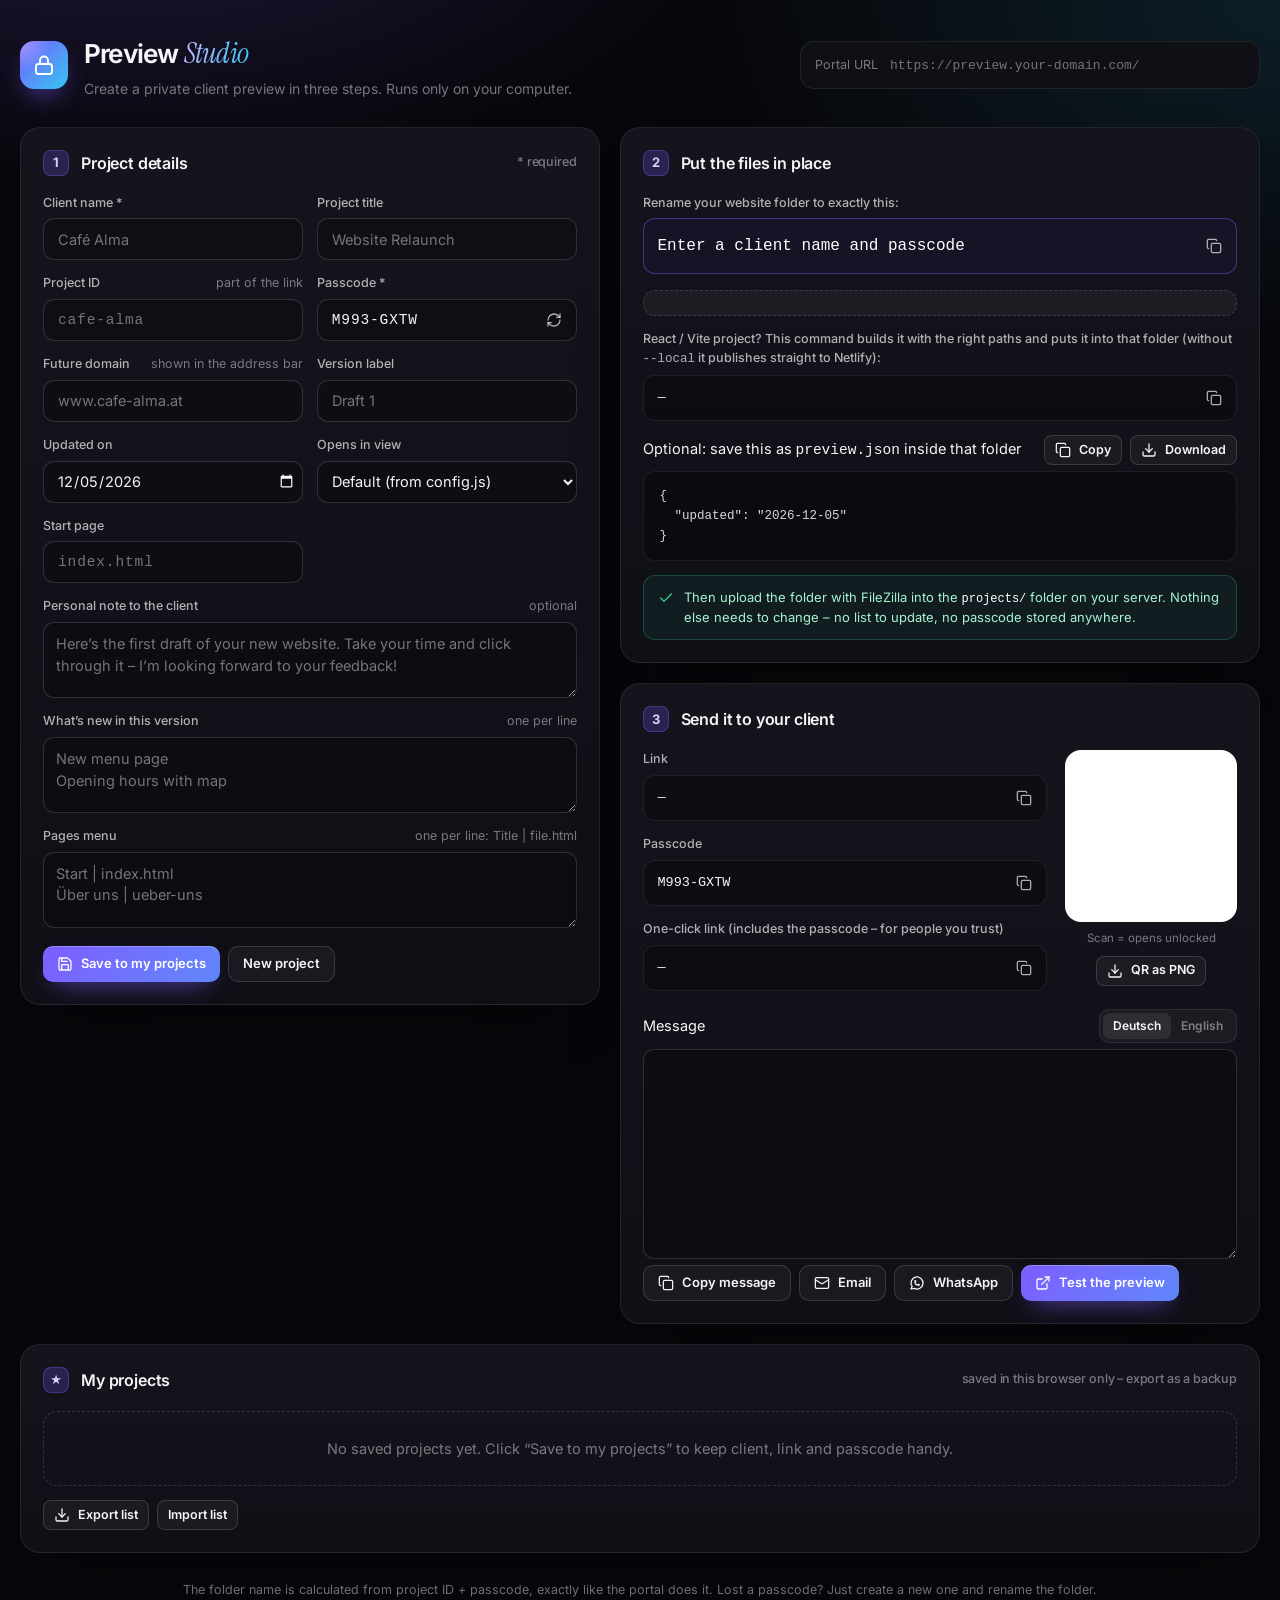
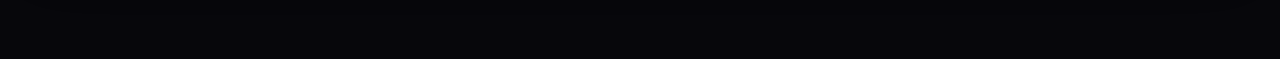
<file: tools/studio.html>
<!doctype html>
<html lang="en">
<head>
  <meta charset="utf-8">
  <meta name="viewport" content="width=device-width, initial-scale=1">
  <meta name="robots" content="noindex, nofollow">
  <title>Preview Studio</title>
  <link rel="icon" href="../public/assets/img/favicon.svg" type="image/svg+xml">
  <!--
    Preview Studio — your local helper. Open this file directly in your browser (double-click).
    It does NOT need to be uploaded. Everything stays on your computer.
  -->
  <script src="../public/config.js"></script>
  <script src="../public/assets/js/core.js"></script>
  <script src="../public/assets/js/qr.js"></script>
  <style>
    @font-face { font-family: "Inter Variable"; font-weight: 100 900; font-display: swap; src: url("../public/assets/fonts/inter-latin-wght-normal.woff2") format("woff2"); }
    @font-face { font-family: "Instrument Serif"; font-style: italic; font-display: swap; src: url("../public/assets/fonts/instrument-serif-latin-400-italic.woff2") format("woff2"); }

    :root {
      --accent: #7c5cff;
      --accent-2: #33c7f0;
      --bg: #07070b;
      --panel: #0f0f16;
      --panel-2: #14141d;
      --surface: rgba(255, 255, 255, 0.045);
      --surface-2: rgba(255, 255, 255, 0.08);
      --border: rgba(255, 255, 255, 0.08);
      --border-2: rgba(255, 255, 255, 0.14);
      --text: #f5f5f8;
      --text-2: rgba(245, 245, 248, 0.7);
      --text-3: rgba(245, 245, 248, 0.46);
      --success: #34d399;
      --warn: #fbbf24;
      --sans: "Inter Variable", ui-sans-serif, system-ui, -apple-system, "Segoe UI", Roboto, sans-serif;
      --mono: ui-monospace, "SF Mono", "Cascadia Mono", Menlo, Consolas, monospace;
      color-scheme: dark;
    }
    * { box-sizing: border-box; }
    [hidden] { display: none !important; }
    body {
      margin: 0;
      min-height: 100vh;
      background:
        radial-gradient(900px 500px at 10% -10%, color-mix(in srgb, var(--accent) 22%, transparent), transparent 70%),
        radial-gradient(800px 500px at 100% 0%, color-mix(in srgb, var(--accent-2) 12%, transparent), transparent 70%),
        var(--bg);
      color: var(--text);
      font: 14.5px/1.5 var(--sans);
      -webkit-font-smoothing: antialiased;
    }
    button, input, textarea, select { font: inherit; color: inherit; }
    button { cursor: pointer; }
    a { color: inherit; }
    h1, h2, h3, p { margin: 0; }
    .icon { width: 16px; height: 16px; fill: none; stroke: currentColor; stroke-width: 1.9; stroke-linecap: round; stroke-linejoin: round; flex: none; }

    .wrap { width: min(1240px, 100% - 40px); margin: 0 auto; padding: 32px 0 60px; }

    header.top { display: flex; align-items: center; justify-content: space-between; gap: 24px; flex-wrap: wrap; margin-bottom: 28px; }
    .title { display: flex; align-items: center; gap: 16px; }
    .mark {
      display: grid; place-items: center; width: 48px; height: 48px; border-radius: 14px;
      background: radial-gradient(120% 120% at 0% 0%, rgba(255,255,255,.35), transparent 50%), linear-gradient(135deg, var(--accent), var(--accent-2));
      box-shadow: 0 12px 28px -12px var(--accent);
    }
    .mark svg { width: 24px; height: 24px; stroke: #fff; }
    h1 { font-size: 26px; font-weight: 650; letter-spacing: -0.03em; }
    h1 em { font-family: "Instrument Serif", Georgia, serif; font-weight: 400; font-size: 1.12em; background: linear-gradient(100deg, #c4b5ff, var(--accent-2)); -webkit-background-clip: text; background-clip: text; color: transparent; padding-right: .05em; }
    .subtitle { color: var(--text-3); font-size: 14px; margin-top: 2px; }

    .portal-url { display: flex; align-items: center; gap: 10px; padding: 6px 6px 6px 14px; border-radius: 14px; background: var(--panel); border: 1px solid var(--border); min-width: min(460px, 100%); }
    .portal-url label { font-size: 12.5px; color: var(--text-3); white-space: nowrap; }
    .portal-url input { flex: 1; min-width: 0; height: 34px; border: 0; outline: 0; background: transparent; font-family: var(--mono); font-size: 13px; }

    .grid { display: grid; grid-template-columns: minmax(0, 0.95fr) minmax(0, 1.05fr); gap: 20px; align-items: start; }
    .col { display: grid; gap: 20px; }
    .card { position: relative; padding: 22px; border-radius: 20px; background: linear-gradient(180deg, var(--panel-2), var(--panel)); border: 1px solid var(--border); box-shadow: 0 30px 60px -40px rgba(0,0,0,.8); }
    .card h2 { display: flex; align-items: center; gap: 12px; font-size: 16px; font-weight: 600; letter-spacing: -0.01em; margin-bottom: 18px; }
    .step { display: grid; place-items: center; width: 26px; height: 26px; border-radius: 8px; font-size: 13px; font-weight: 700; background: color-mix(in srgb, var(--accent) 22%, transparent); color: #d9d0ff; border: 1px solid color-mix(in srgb, var(--accent) 35%, transparent); }
    .card h2 small { margin-left: auto; font-weight: 500; font-size: 12.5px; color: var(--text-3); }

    .fields { display: grid; grid-template-columns: 1fr 1fr; gap: 14px; }
    .field { display: grid; gap: 6px; }
    .field--full { grid-column: 1 / -1; }
    .field label { font-size: 12.5px; font-weight: 500; color: var(--text-2); display: flex; justify-content: space-between; gap: 8px; }
    .field label span { color: var(--text-3); font-weight: 400; }
    .input { display: flex; align-items: center; gap: 6px; height: 42px; padding: 0 6px 0 12px; border-radius: 11px; background: rgba(0,0,0,.25); border: 1px solid var(--border-2); transition: border-color .2s, box-shadow .2s; }
    .input:focus-within, textarea:focus, select:focus { border-color: var(--accent); box-shadow: 0 0 0 3px color-mix(in srgb, var(--accent) 22%, transparent); outline: 0; }
    .input input { flex: 1; min-width: 0; height: 100%; border: 0; outline: 0; background: transparent; }
    .input input.mono { font-family: var(--mono); letter-spacing: .06em; }
    textarea, select { width: 100%; padding: 10px 12px; border-radius: 11px; background: rgba(0,0,0,.25); border: 1px solid var(--border-2); resize: vertical; min-height: 42px; }
    select { height: 42px; padding: 0 10px; }
    textarea { min-height: 76px; line-height: 1.5; }
    .hint { font-size: 12px; color: var(--text-3); line-height: 1.45; }

    .btn { display: inline-flex; align-items: center; justify-content: center; gap: 8px; height: 36px; padding: 0 14px; border-radius: 10px; border: 1px solid var(--border-2); background: var(--surface); font-size: 13px; font-weight: 600; white-space: nowrap; transition: background-color .2s, border-color .2s, transform .15s; text-decoration: none; }
    .btn:hover { background: var(--surface-2); }
    .btn:active { transform: scale(.98); }
    .btn--primary { border: 0; color: #fff; background: linear-gradient(135deg, var(--accent), color-mix(in srgb, var(--accent) 60%, var(--accent-2))); box-shadow: 0 10px 24px -12px var(--accent), inset 0 1px 0 rgba(255,255,255,.25); }
    .btn--primary:hover { background: linear-gradient(135deg, var(--accent), color-mix(in srgb, var(--accent) 60%, var(--accent-2))); filter: brightness(1.08); }
    .btn--icon { width: 32px; height: 32px; padding: 0; border-radius: 8px; border: 0; background: transparent; color: var(--text-2); }
    .btn--icon:hover { background: var(--surface-2); color: var(--text); }
    .btn--sm { height: 30px; padding: 0 10px; font-size: 12.5px; border-radius: 8px; }
    .btn-row { display: flex; flex-wrap: wrap; gap: 8px; }

    .out { display: grid; gap: 14px; }
    .out-row { display: grid; gap: 6px; }
    .out-row > span { font-size: 12.5px; font-weight: 500; color: var(--text-2); }
    .value { display: flex; align-items: center; gap: 8px; min-height: 44px; padding: 6px 6px 6px 14px; border-radius: 12px; background: rgba(0,0,0,.3); border: 1px solid var(--border); font-family: var(--mono); font-size: 13.5px; }
    .value code { flex: 1; min-width: 0; overflow-wrap: anywhere; }
    .value--big { font-size: 16px; min-height: 56px; border-color: color-mix(in srgb, var(--accent) 45%, transparent); background: color-mix(in srgb, var(--accent) 8%, rgba(0,0,0,.3)); }
    .value--big code { color: #fff; }
    .value--big code b { color: #c4b5ff; font-weight: 500; }

    .path { margin-top: 10px; padding: 12px 14px; border-radius: 12px; background: var(--surface); border: 1px dashed var(--border-2); font-family: var(--mono); font-size: 12.5px; color: var(--text-2); line-height: 1.7; overflow-x: auto; white-space: pre; }
    .path b { color: var(--text); font-weight: 600; }
    .path i { color: #c4b5ff; font-style: normal; }

    .callout { display: flex; gap: 10px; padding: 12px 14px; border-radius: 12px; font-size: 13px; line-height: 1.5; background: rgba(251,191,36,.08); border: 1px solid rgba(251,191,36,.25); color: #fcd9a0; }
    .callout .icon { margin-top: 2px; color: var(--warn); }
    .callout code { font-family: var(--mono); font-size: 12px; color: #fff; }
    .callout--ok { background: rgba(52,211,153,.07); border-color: rgba(52,211,153,.25); color: #a7f3d0; }
    .callout--ok .icon { color: var(--success); }

    pre.json { margin: 0; max-height: 300px; overflow: auto; padding: 14px 16px; border-radius: 12px; background: rgba(0,0,0,.35); border: 1px solid var(--border); font: 12.5px/1.6 var(--mono); color: #d7d7e0; }

    .send { display: grid; grid-template-columns: 1fr 172px; gap: 18px; align-items: start; }
    .qr { display: grid; gap: 8px; justify-items: center; text-align: center; }
    .qr__code { width: 172px; height: 172px; padding: 12px; border-radius: 16px; background: #fff; }
    .qr__code svg { width: 100%; height: 100%; }
    .qr small { color: var(--text-3); font-size: 11.5px; }

    .tabs { display: inline-flex; padding: 3px; border-radius: 10px; background: var(--surface); border: 1px solid var(--border); }
    .tabs button { height: 26px; padding: 0 10px; border-radius: 7px; border: 0; background: transparent; font-size: 12px; font-weight: 600; color: var(--text-3); }
    .tabs button[aria-pressed="true"] { background: var(--surface-2); color: var(--text); }
    .msg-head { display: flex; align-items: center; justify-content: space-between; gap: 10px; }
    #message { min-height: 210px; font-size: 13.5px; }

    .table-wrap { overflow-x: auto; }
    table { width: 100%; border-collapse: collapse; font-size: 13.5px; }
    th { text-align: left; font-size: 12px; font-weight: 600; color: var(--text-3); text-transform: uppercase; letter-spacing: .06em; padding: 0 10px 10px; }
    td { padding: 10px; border-top: 1px solid var(--border); vertical-align: middle; }
    td code { font-family: var(--mono); font-size: 12.5px; }
    td.actions { text-align: right; white-space: nowrap; }
    .empty { padding: 26px; text-align: center; color: var(--text-3); border: 1px dashed var(--border-2); border-radius: 14px; }

    .toast { position: fixed; left: 50%; bottom: 26px; transform: translate(-50%, 20px); opacity: 0; padding: 10px 16px; border-radius: 999px; background: #1f1f2b; border: 1px solid var(--border-2); font-weight: 500; font-size: 13.5px; transition: opacity .25s, transform .35s cubic-bezier(.16,1,.3,1); pointer-events: none; display: flex; gap: 8px; align-items: center; z-index: 10; }
    .toast.show { opacity: 1; transform: translate(-50%, 0); }
    .toast .icon { color: var(--success); }

    footer { margin-top: 28px; color: var(--text-3); font-size: 12.5px; text-align: center; }

    @media (max-width: 980px) {
      .grid { grid-template-columns: 1fr; }
      .send { grid-template-columns: 1fr; }
      .qr { justify-items: start; text-align: left; }
    }
    @media (max-width: 560px) { .fields { grid-template-columns: 1fr; } }
  </style>
</head>
<body>
  <svg width="0" height="0" style="position:absolute" aria-hidden="true">
    <symbol id="i-copy" viewBox="0 0 24 24"><rect x="8" y="8" width="14" height="14" rx="2"/><path d="M4 16c-1.1 0-2-.9-2-2V4c0-1.1.9-2 2-2h10c1.1 0 2 .9 2 2"/></symbol>
    <symbol id="i-refresh" viewBox="0 0 24 24"><path d="M3 12a9 9 0 0 1 9-9 9.75 9.75 0 0 1 6.74 2.74L21 8"/><path d="M21 3v5h-5"/><path d="M21 12a9 9 0 0 1-9 9 9.75 9.75 0 0 1-6.74-2.74L3 16"/><path d="M8 16H3v5"/></symbol>
    <symbol id="i-download" viewBox="0 0 24 24"><path d="M21 15v4a2 2 0 0 1-2 2H5a2 2 0 0 1-2-2v-4"/><path d="m7 10 5 5 5-5"/><path d="M12 15V3"/></symbol>
    <symbol id="i-external" viewBox="0 0 24 24"><path d="M15 3h6v6"/><path d="M10 14 21 3"/><path d="M18 13v6a2 2 0 0 1-2 2H5a2 2 0 0 1-2-2V8a2 2 0 0 1 2-2h6"/></symbol>
    <symbol id="i-mail" viewBox="0 0 24 24"><rect x="2" y="4" width="20" height="16" rx="2"/><path d="m22 7-8.97 5.7a1.94 1.94 0 0 1-2.06 0L2 7"/></symbol>
    <symbol id="i-whatsapp" viewBox="0 0 24 24"><path d="M3 21l1.65-3.8a9 9 0 1 1 3.4 2.9l-5.05.9"/><path d="M9 10a.5.5 0 0 0 1 0V9a.5.5 0 0 0-1 0v1a5 5 0 0 0 5 5h1a.5.5 0 0 0 0-1h-1a.5.5 0 0 0 0 1"/></symbol>
    <symbol id="i-save" viewBox="0 0 24 24"><path d="M15.2 3a2 2 0 0 1 1.4.6l3.8 3.8a2 2 0 0 1 .6 1.4V19a2 2 0 0 1-2 2H5a2 2 0 0 1-2-2V5a2 2 0 0 1 2-2z"/><path d="M17 21v-7a1 1 0 0 0-1-1H8a1 1 0 0 0-1 1v7"/><path d="M7 3v4a1 1 0 0 0 1 1h7"/></symbol>
    <symbol id="i-trash" viewBox="0 0 24 24"><path d="M3 6h18"/><path d="M19 6v14c0 1-1 2-2 2H7c-1 0-2-1-2-2V6"/><path d="M8 6V4c0-1 1-2 2-2h4c1 0 2 1 2 2v2"/></symbol>
    <symbol id="i-edit" viewBox="0 0 24 24"><path d="M12 20h9"/><path d="M16.38 3.62a1 1 0 0 1 3 3L7.37 18.64a2 2 0 0 1-.86.5l-2.87.84a.5.5 0 0 1-.62-.62l.84-2.87a2 2 0 0 1 .5-.86z"/></symbol>
    <symbol id="i-alert" viewBox="0 0 24 24"><path d="m21.73 18-8-14a2 2 0 0 0-3.48 0l-8 14A2 2 0 0 0 4 21h16a2 2 0 0 0 1.73-3"/><path d="M12 9v4"/><path d="M12 17h.01"/></symbol>
    <symbol id="i-check" viewBox="0 0 24 24"><path d="M20 6 9 17l-5-5"/></symbol>
    <symbol id="i-lock" viewBox="0 0 24 24"><rect x="4" y="11" width="16" height="10" rx="2.5"/><path d="M8 11V7.5a4 4 0 0 1 8 0V11"/></symbol>
  </svg>

  <div class="wrap">
    <header class="top">
      <div class="title">
        <span class="mark"><svg class="icon" style="width:24px;height:24px"><use href="#i-lock"/></svg></span>
        <div>
          <h1>Preview <em>Studio</em></h1>
          <p class="subtitle">Create a private client preview in three steps. Runs only on your computer.</p>
        </div>
      </div>
      <div class="portal-url" title="Where your portal lives on the web (the folder that contains index.html and config.js)">
        <label for="portal-url">Portal URL</label>
        <input id="portal-url" type="url" placeholder="https://preview.your-domain.com/" spellcheck="false">
      </div>
    </header>

    <div class="grid">
      <!-- Step 1 -->
      <section class="card">
        <h2><span class="step">1</span>Project details <small>* required</small></h2>
        <div class="fields">
          <div class="field">
            <label for="customer">Client name *</label>
            <div class="input"><input id="customer" placeholder="Café Alma" autocomplete="off"></div>
          </div>
          <div class="field">
            <label for="title">Project title</label>
            <div class="input"><input id="title" placeholder="Website Relaunch" autocomplete="off"></div>
          </div>
          <div class="field">
            <label for="slug">Project ID <span>part of the link</span></label>
            <div class="input"><input id="slug" class="mono" placeholder="cafe-alma" autocomplete="off" spellcheck="false"></div>
          </div>
          <div class="field">
            <label for="code">Passcode *</label>
            <div class="input">
              <input id="code" class="mono" autocomplete="off" spellcheck="false">
              <button class="btn btn--icon" type="button" id="new-code" title="Generate a new passcode"><svg class="icon"><use href="#i-refresh"/></svg></button>
            </div>
          </div>
          <div class="field">
            <label for="domain">Future domain <span>shown in the address bar</span></label>
            <div class="input"><input id="domain" placeholder="www.cafe-alma.at" autocomplete="off" spellcheck="false"></div>
          </div>
          <div class="field">
            <label for="version">Version label</label>
            <div class="input"><input id="version" placeholder="Draft 1" autocomplete="off"></div>
          </div>
          <div class="field">
            <label for="updated">Updated on</label>
            <div class="input"><input id="updated" type="date"></div>
          </div>
          <div class="field">
            <label for="device">Opens in view</label>
            <select id="device">
              <option value="">Default (from config.js)</option>
              <option value="desktop">Desktop</option>
              <option value="tablet">Tablet</option>
              <option value="mobile">Smartphone</option>
            </select>
          </div>
          <div class="field">
            <label for="entry">Start page</label>
            <div class="input"><input id="entry" class="mono" placeholder="index.html" autocomplete="off" spellcheck="false"></div>
          </div>
          <div class="field field--full">
            <label for="note">Personal note to the client <span>optional</span></label>
            <textarea id="note" placeholder="Here’s the first draft of your new website. Take your time and click through it – I’m looking forward to your feedback!"></textarea>
          </div>
          <div class="field field--full">
            <label for="changes">What’s new in this version <span>one per line</span></label>
            <textarea id="changes" placeholder="New menu page&#10;Opening hours with map"></textarea>
          </div>
          <div class="field field--full">
            <label for="pages">Pages menu <span>one per line: Title | file.html</span></label>
            <textarea id="pages" placeholder="Start | index.html&#10;Über uns | ueber-uns"></textarea>
          </div>
        </div>
        <div class="btn-row" style="margin-top:18px">
          <button class="btn btn--primary" type="button" id="save"><svg class="icon"><use href="#i-save"/></svg>Save to my projects</button>
          <button class="btn" type="button" id="reset">New project</button>
        </div>
      </section>

      <div class="col">
        <!-- Step 2 -->
        <section class="card">
          <h2><span class="step">2</span>Put the files in place</h2>
          <div class="out">
            <div class="out-row">
              <span>Rename your website folder to exactly this:</span>
              <div class="value value--big"><code id="folder">—</code><button class="btn btn--icon" type="button" data-copy="folder" title="Copy"><svg class="icon"><use href="#i-copy"/></svg></button></div>
              <div class="path" id="tree"></div>
            </div>
            <div class="out-row">
              <span>React / Vite project? This command builds it with the right paths and puts it into that folder (without <code>--local</code> it publishes straight to Netlify):</span>
              <div class="value"><code id="vite-cmd">—</code><button class="btn btn--icon" type="button" data-copy="vite-cmd" title="Copy"><svg class="icon"><use href="#i-copy"/></svg></button></div>
            </div>
            <div class="callout" id="rename-hint" hidden><svg class="icon"><use href="#i-alert"/></svg><span></span></div>
            <div class="out-row">
              <div class="msg-head">
                <span>Optional: save this as <code>preview.json</code> inside that folder</span>
                <div class="btn-row">
                  <button class="btn btn--sm" type="button" data-copy="json"><svg class="icon"><use href="#i-copy"/></svg>Copy</button>
                  <button class="btn btn--sm" type="button" id="download-json"><svg class="icon"><use href="#i-download"/></svg>Download</button>
                </div>
              </div>
              <pre class="json" id="json"></pre>
            </div>
            <div class="callout callout--ok"><svg class="icon"><use href="#i-check"/></svg><span>Then upload the folder with FileZilla into the <code id="projects-folder-name">projects</code> folder on your server. Nothing else needs to change – no list to update, no passcode stored anywhere.</span></div>
          </div>
        </section>

        <!-- Step 3 -->
        <section class="card">
          <h2><span class="step">3</span>Send it to your client</h2>
          <div class="send">
            <div class="out">
              <div class="out-row">
                <span>Link</span>
                <div class="value"><code id="link">—</code><button class="btn btn--icon" type="button" data-copy="link" title="Copy"><svg class="icon"><use href="#i-copy"/></svg></button></div>
              </div>
              <div class="out-row">
                <span>Passcode</span>
                <div class="value"><code id="code-out">—</code><button class="btn btn--icon" type="button" data-copy="code-out" title="Copy"><svg class="icon"><use href="#i-copy"/></svg></button></div>
              </div>
              <div class="out-row">
                <span>One-click link (includes the passcode – for people you trust)</span>
                <div class="value"><code id="magic">—</code><button class="btn btn--icon" type="button" data-copy="magic" title="Copy"><svg class="icon"><use href="#i-copy"/></svg></button></div>
              </div>
            </div>
            <div class="qr">
              <div class="qr__code" id="qr"></div>
              <small>Scan = opens unlocked</small>
              <button class="btn btn--sm" type="button" id="download-qr"><svg class="icon"><use href="#i-download"/></svg>QR as PNG</button>
            </div>
          </div>

          <div class="out-row" style="margin-top:18px">
            <div class="msg-head">
              <span>Message</span>
              <div class="tabs" role="group" aria-label="Message language">
                <button type="button" data-msg-lang="de">Deutsch</button>
                <button type="button" data-msg-lang="en">English</button>
              </div>
            </div>
            <textarea id="message"></textarea>
            <div class="btn-row">
              <button class="btn" type="button" data-copy="message"><svg class="icon"><use href="#i-copy"/></svg>Copy message</button>
              <a class="btn" id="send-mail" href="#"><svg class="icon"><use href="#i-mail"/></svg>Email</a>
              <a class="btn" id="send-wa" href="#" target="_blank" rel="noopener"><svg class="icon"><use href="#i-whatsapp"/></svg>WhatsApp</a>
              <a class="btn btn--primary" id="test" href="#" target="_blank" rel="noopener"><svg class="icon"><use href="#i-external"/></svg>Test the preview</a>
            </div>
          </div>
        </section>
      </div>
    </div>

    <!-- History -->
    <section class="card" style="margin-top:20px">
      <h2><span class="step">★</span>My projects <small>saved in this browser only – export as a backup</small></h2>
      <div class="table-wrap" id="history"></div>
      <div class="btn-row" style="margin-top:14px">
        <button class="btn btn--sm" type="button" id="export"><svg class="icon"><use href="#i-download"/></svg>Export list</button>
        <label class="btn btn--sm" style="cursor:pointer">Import list<input type="file" id="import" accept="application/json,.json" hidden></label>
      </div>
    </section>

    <footer>The folder name is calculated from project ID + passcode, exactly like the portal does it. Lost a passcode? Just create a new one and rename the folder.</footer>
  </div>

  <div class="toast" id="toast"><svg class="icon"><use href="#i-check"/></svg><span></span></div>

  <script>
  (function () {
    'use strict';
    var Core = window.PreviewCore;
    var QR = window.PreviewQR;
    var CFG = window.PORTAL_CONFIG || {};
    var PROJECTS_KEY = 'preview-studio:projects';
    var URL_KEY = 'preview-studio:portal-url';
    var LANG_KEY = 'preview-studio:msg-lang';

    function $(id) { return document.getElementById(id); }
    function esc(s) { return String(s == null ? '' : s).replace(/[&<>"']/g, function (c) { return { '&': '&amp;', '<': '&lt;', '>': '&gt;', '"': '&quot;', "'": '&#39;' }[c]; }); }
    function store(key, value) { try { localStorage.setItem(key, JSON.stringify(value)); } catch (e) {} }
    function load(key, fallback) { try { var v = JSON.parse(localStorage.getItem(key)); return v == null ? fallback : v; } catch (e) { return fallback; } }
    function today() { var d = new Date(); return d.getFullYear() + '-' + String(d.getMonth() + 1).padStart(2, '0') + '-' + String(d.getDate()).padStart(2, '0'); }

    if (!Core || !QR) {
      document.body.innerHTML = '<p style="padding:40px;font:16px system-ui">Could not load <code>../public/assets/js/core.js</code>. Keep <b>studio.html</b> inside the <b>tools</b> folder next to the <b>public</b> folder.</p>';
      return;
    }

    // Brand colors from config.js
    if (CFG.accent) document.documentElement.style.setProperty('--accent', CFG.accent);
    if (CFG.accent2) document.documentElement.style.setProperty('--accent-2', CFG.accent2);

    var projectsFolder = String(CFG.projectsFolder || 'projects').replace(/^\/+|\/+$/g, '');
    $('projects-folder-name').textContent = projectsFolder + '/';
    var designer = (CFG.contact && CFG.contact.name) || (CFG.brand && CFG.brand.name) || '';

    var state = { slugTouched: false, loadedFolder: null, messageTouched: false, lang: load(LANG_KEY, 'de') };
    var fields = ['customer', 'title', 'slug', 'code', 'domain', 'version', 'updated', 'device', 'entry', 'note', 'changes', 'pages'];

    function values() {
      var v = {};
      fields.forEach(function (f) { v[f] = $(f).value.trim(); });
      v.slug = Core.slugify(v.slug || v.customer);
      return v;
    }

    function portalUrl() {
      var u = $('portal-url').value.trim() || 'https://preview.your-domain.com/';
      if (!/^https?:\/\//i.test(u)) u = 'https://' + u;
      u = u.replace(/index\.html?$/i, '');
      return u.replace(/\/*$/, '/');
    }

    function previewJson(v) {
      var o = {};
      if (v.customer) o.customer = v.customer;
      if (v.title) o.title = v.title;
      if (v.domain) o.domain = v.domain.replace(/^https?:\/\//i, '').replace(/\/+$/, '');
      if (v.version) o.version = v.version;
      if (v.updated) o.updated = v.updated;
      if (v.device) o.device = v.device;
      if (v.entry && v.entry !== 'index.html') o.entry = v.entry;
      if (v.note) o.note = v.note;
      var changes = v.changes.split('\n').map(function (s) { return s.trim(); }).filter(Boolean);
      if (changes.length) o.changes = changes;
      var pages = v.pages.split('\n').map(function (line) {
        line = line.trim();
        if (!line) return null;
        var parts = line.split('|');
        var title = parts.length > 1 ? parts[0].trim() : '';
        var path = (parts.length > 1 ? parts.slice(1).join('|') : parts[0]).trim();
        return path ? { title: title || path, path: path } : null;
      }).filter(Boolean);
      if (pages.length) o.pages = pages;
      return JSON.stringify(o, null, 2) + '\n';
    }

    var MESSAGES = {
      de: function (d) {
        return 'Hallo ' + (d.customer || '') + ',\n\n' +
          (d.title ? 'die Vorschau für „' + d.title + '“ ist fertig! 🎉' : 'Ihre Website-Vorschau ist fertig! 🎉') + '\n\n' +
          '👉 ' + d.link + '\n' +
          '🔑 Zugangscode: ' + d.code + '\n\n' +
          'Öffnen Sie einfach den Link und geben Sie den Code ein – das funktioniert am Computer, Tablet und Smartphone. Über den Button „Feedback“ können Sie mir direkt Ihre Anmerkungen schicken.\n\n' +
          'Ich freue mich auf Ihre Rückmeldung!\n\nViele Grüße\n' + designer;
      },
      en: function (d) {
        return 'Hi ' + (d.customer || '') + ',\n\n' +
          (d.title ? 'the preview of “' + d.title + '” is ready! 🎉' : 'your website preview is ready! 🎉') + '\n\n' +
          '👉 ' + d.link + '\n' +
          '🔑 Passcode: ' + d.code + '\n\n' +
          'Just open the link and enter the passcode – it works on your computer, tablet and phone. Use the “Feedback” button to send me your notes directly.\n\n' +
          'Looking forward to hearing what you think!\n\nBest regards,\n' + designer;
      }
    };

    var current = {};

    function render() {
      var v = values();
      if (!state.slugTouched) $('slug').value = Core.slugify(v.customer);
      var ready = !!(v.slug && Core.normalizeCode(v.code));
      var folder = ready ? Core.folderName(v.slug, v.code) : '';
      var link = portalUrl() + '?p=' + encodeURIComponent(v.slug);
      var magic = link + '#code=' + encodeURIComponent(Core.normalizeCode(v.code));
      current = { v: v, folder: folder, link: link, magic: magic, json: previewJson(v) };

      $('folder').innerHTML = folder ? esc(v.slug) + '<b>_' + esc(folder.slice(v.slug.length + 1)) + '</b>' : 'Enter a client name and passcode';
      $('tree').innerHTML = folder
        ? 'public/\n└── ' + esc(projectsFolder) + '/\n    └── <b>' + esc(folder) + '</b>/\n        ├── <i>' + esc(v.entry || 'index.html') + '</i>   ← your website\n        ├── css/, images/, …\n        └── <i>preview.json</i>   ← optional'
        : '';
      $('json').textContent = current.json;
      $('vite-cmd').textContent = ready
        ? 'node tools/publish.mjs add ../your-project --name ' + JSON.stringify(v.customer || v.slug) + ' --slug ' + v.slug + ' --code ' + v.code +
          (v.title ? ' --title ' + JSON.stringify(v.title) : '') + ' --local'
        : '—';
      $('link').textContent = ready ? link : '—';
      $('code-out').textContent = v.code || '—';
      $('magic').textContent = ready ? magic : '—';
      $('qr').innerHTML = ready ? QR.svg(magic, { ecl: 'M', margin: 0, color: '#0b0b12' }) : '';
      $('test').href = ready ? magic : '#';

      var hint = $('rename-hint');
      if (state.loadedFolder && folder && state.loadedFolder !== folder) {
        hint.hidden = false;
        hint.querySelector('span').innerHTML = 'Project ID or passcode changed. On your server, rename <code>' + esc(state.loadedFolder) + '</code> to <code>' + esc(folder) + '</code>. The old passcode stops working immediately.';
      } else {
        hint.hidden = true;
      }

      if (!state.messageTouched) {
        $('message').value = ready ? MESSAGES[state.lang]({ customer: v.customer, title: v.title, link: link, code: v.code }) : '';
      }
      updateShareLinks();
      document.querySelectorAll('[data-msg-lang]').forEach(function (b) { b.setAttribute('aria-pressed', String(b.getAttribute('data-msg-lang') === state.lang)); });
    }

    function updateShareLinks() {
      var text = $('message').value;
      var subject = state.lang === 'de' ? 'Ihre Website-Vorschau' : 'Your website preview';
      if (current.v && current.v.title) subject += ': ' + current.v.title;
      $('send-mail').href = 'mailto:?subject=' + encodeURIComponent(subject) + '&body=' + encodeURIComponent(text);
      $('send-wa').href = 'https://wa.me/?text=' + encodeURIComponent(text);
    }

    function toast(msg) {
      var t = $('toast');
      t.querySelector('span').textContent = msg;
      t.classList.add('show');
      clearTimeout(toast.timer);
      toast.timer = setTimeout(function () { t.classList.remove('show'); }, 1800);
    }

    function copy(text) {
      function fallback() {
        var ta = document.createElement('textarea');
        ta.value = text;
        ta.style.cssText = 'position:fixed;opacity:0';
        document.body.appendChild(ta);
        ta.select();
        try { document.execCommand('copy'); } catch (e) {}
        ta.remove();
      }
      if (navigator.clipboard && window.isSecureContext) navigator.clipboard.writeText(text).catch(fallback);
      else fallback();
      toast('Copied');
    }

    function download(name, blob) {
      var a = document.createElement('a');
      a.href = URL.createObjectURL(blob);
      a.download = name;
      document.body.appendChild(a);
      a.click();
      setTimeout(function () { URL.revokeObjectURL(a.href); a.remove(); }, 500);
    }

    function fill(p) {
      fields.forEach(function (f) { $(f).value = p[f] || ''; });
      state.slugTouched = true;
      state.messageTouched = false;
      state.loadedFolder = p.folder || null;
      render();
      window.scrollTo({ top: 0, behavior: 'smooth' });
    }

    function renderHistory() {
      var list = load(PROJECTS_KEY, []);
      if (!list.length) {
        $('history').innerHTML = '<div class="empty">No saved projects yet. Click “Save to my projects” to keep client, link and passcode handy.</div>';
        return;
      }
      $('history').innerHTML = '<table><thead><tr><th>Client</th><th>Project ID</th><th>Passcode</th><th>Folder</th><th>Saved</th><th></th></tr></thead><tbody>' +
        list.map(function (p, i) {
          return '<tr><td>' + esc(p.customer) + (p.title ? '<br><small style="color:var(--text-3)">' + esc(p.title) + '</small>' : '') + '</td>' +
            '<td><code>' + esc(p.slug) + '</code></td><td><code>' + esc(p.code) + '</code></td><td><code style="color:var(--text-3)">' + esc(p.folder) + '</code></td>' +
            '<td>' + esc((p.savedAt || '').slice(0, 10)) + '</td>' +
            '<td class="actions"><button class="btn btn--icon" data-load="' + i + '" title="Load"><svg class="icon"><use href="#i-edit"/></svg></button>' +
            '<button class="btn btn--icon" data-copy-link="' + i + '" title="Copy link + passcode"><svg class="icon"><use href="#i-copy"/></svg></button>' +
            '<button class="btn btn--icon" data-delete="' + i + '" title="Delete from list"><svg class="icon"><use href="#i-trash"/></svg></button></td></tr>';
        }).join('') + '</tbody></table>';
    }

    // ---------- events ----------
    fields.forEach(function (f) {
      $(f).addEventListener('input', function () {
        if (f === 'slug') state.slugTouched = !!$('slug').value.trim();
        state.messageTouched = false;
        render();
      });
    });
    $('slug').addEventListener('blur', function () { if ($('slug').value) $('slug').value = Core.slugify($('slug').value); render(); });
    $('portal-url').addEventListener('input', function () { store(URL_KEY, $('portal-url').value.trim()); state.messageTouched = false; render(); });
    $('message').addEventListener('input', function () { state.messageTouched = true; updateShareLinks(); });
    $('new-code').addEventListener('click', function () { $('code').value = Core.generateCode(); state.messageTouched = false; render(); });

    document.querySelectorAll('[data-msg-lang]').forEach(function (b) {
      b.addEventListener('click', function () { state.lang = b.getAttribute('data-msg-lang'); store(LANG_KEY, state.lang); state.messageTouched = false; render(); });
    });

    document.addEventListener('click', function (e) {
      var c = e.target.closest('[data-copy]');
      if (c) {
        var id = c.getAttribute('data-copy');
        var text = id === 'json' ? current.json : id === 'message' ? $('message').value : id === 'folder' ? current.folder : $(id).textContent;
        if (text && text !== '—') copy(text);
        return;
      }
      var l = e.target.closest('[data-load]');
      if (l) { fill(load(PROJECTS_KEY, [])[Number(l.getAttribute('data-load'))]); return; }
      var cl = e.target.closest('[data-copy-link]');
      if (cl) {
        var p = load(PROJECTS_KEY, [])[Number(cl.getAttribute('data-copy-link'))];
        copy(portalUrl() + '?p=' + encodeURIComponent(p.slug) + '\n' + p.code);
        return;
      }
      var d = e.target.closest('[data-delete]');
      if (d) {
        var list = load(PROJECTS_KEY, []);
        var item = list[Number(d.getAttribute('data-delete'))];
        if (item && confirm('Remove “' + item.customer + '” from this list? (Files on your server are not touched.)')) {
          list.splice(Number(d.getAttribute('data-delete')), 1);
          store(PROJECTS_KEY, list);
          renderHistory();
        }
      }
    });

    $('download-json').addEventListener('click', function () { download('preview.json', new Blob([current.json], { type: 'application/json' })); });

    $('download-qr').addEventListener('click', function () {
      if (!current.folder) return;
      var svg = QR.svg(current.magic, { ecl: 'M', margin: 3, color: '#0b0b12', background: '#ffffff' });
      var img = new Image();
      var url = URL.createObjectURL(new Blob([svg], { type: 'image/svg+xml' }));
      img.onload = function () {
        var canvas = document.createElement('canvas');
        canvas.width = canvas.height = 1024;
        var ctx = canvas.getContext('2d');
        ctx.imageSmoothingEnabled = false;
        ctx.drawImage(img, 0, 0, 1024, 1024);
        URL.revokeObjectURL(url);
        canvas.toBlob(function (blob) { download('qr-' + current.v.slug + '.png', blob); });
      };
      img.src = url;
    });

    $('save').addEventListener('click', function () {
      var v = values();
      if (!v.customer || !current.folder) { toast('Please enter a client name and passcode'); return; }
      var list = load(PROJECTS_KEY, []);
      var entry = {};
      fields.forEach(function (f) { entry[f] = $(f).value.trim(); });
      entry.slug = v.slug;
      entry.folder = current.folder;
      entry.savedAt = new Date().toISOString();
      var idx = list.findIndex(function (p) { return p.slug === v.slug; });
      if (idx > -1) list[idx] = entry; else list.unshift(entry);
      store(PROJECTS_KEY, list);
      state.loadedFolder = current.folder;
      renderHistory();
      render();
      toast('Saved to my projects');
    });

    $('reset').addEventListener('click', function () {
      fields.forEach(function (f) { $(f).value = ''; });
      $('code').value = Core.generateCode();
      $('updated').value = today();
      state.slugTouched = false;
      state.messageTouched = false;
      state.loadedFolder = null;
      render();
      $('customer').focus();
    });

    $('export').addEventListener('click', function () {
      download('preview-projects-' + today() + '.json', new Blob([JSON.stringify(load(PROJECTS_KEY, []), null, 2)], { type: 'application/json' }));
    });
    $('import').addEventListener('change', function (e) {
      var file = e.target.files && e.target.files[0];
      if (!file) return;
      file.text().then(function (text) {
        var incoming = JSON.parse(text);
        if (!Array.isArray(incoming)) throw new Error('not a list');
        var list = load(PROJECTS_KEY, []);
        incoming.forEach(function (p) {
          if (!p || !p.slug) return;
          var idx = list.findIndex(function (q) { return q.slug === p.slug; });
          if (idx > -1) list[idx] = p; else list.push(p);
        });
        store(PROJECTS_KEY, list);
        renderHistory();
        toast('Imported ' + incoming.length + ' projects');
      }).catch(function () { toast('That file could not be imported'); });
      e.target.value = '';
    });

    // ---------- start ----------
    $('portal-url').value = load(URL_KEY, '');
    $('code').value = Core.generateCode();
    $('updated').value = today();
    render();
    renderHistory();
  })();
  </script>
</body>
</html>
</file>
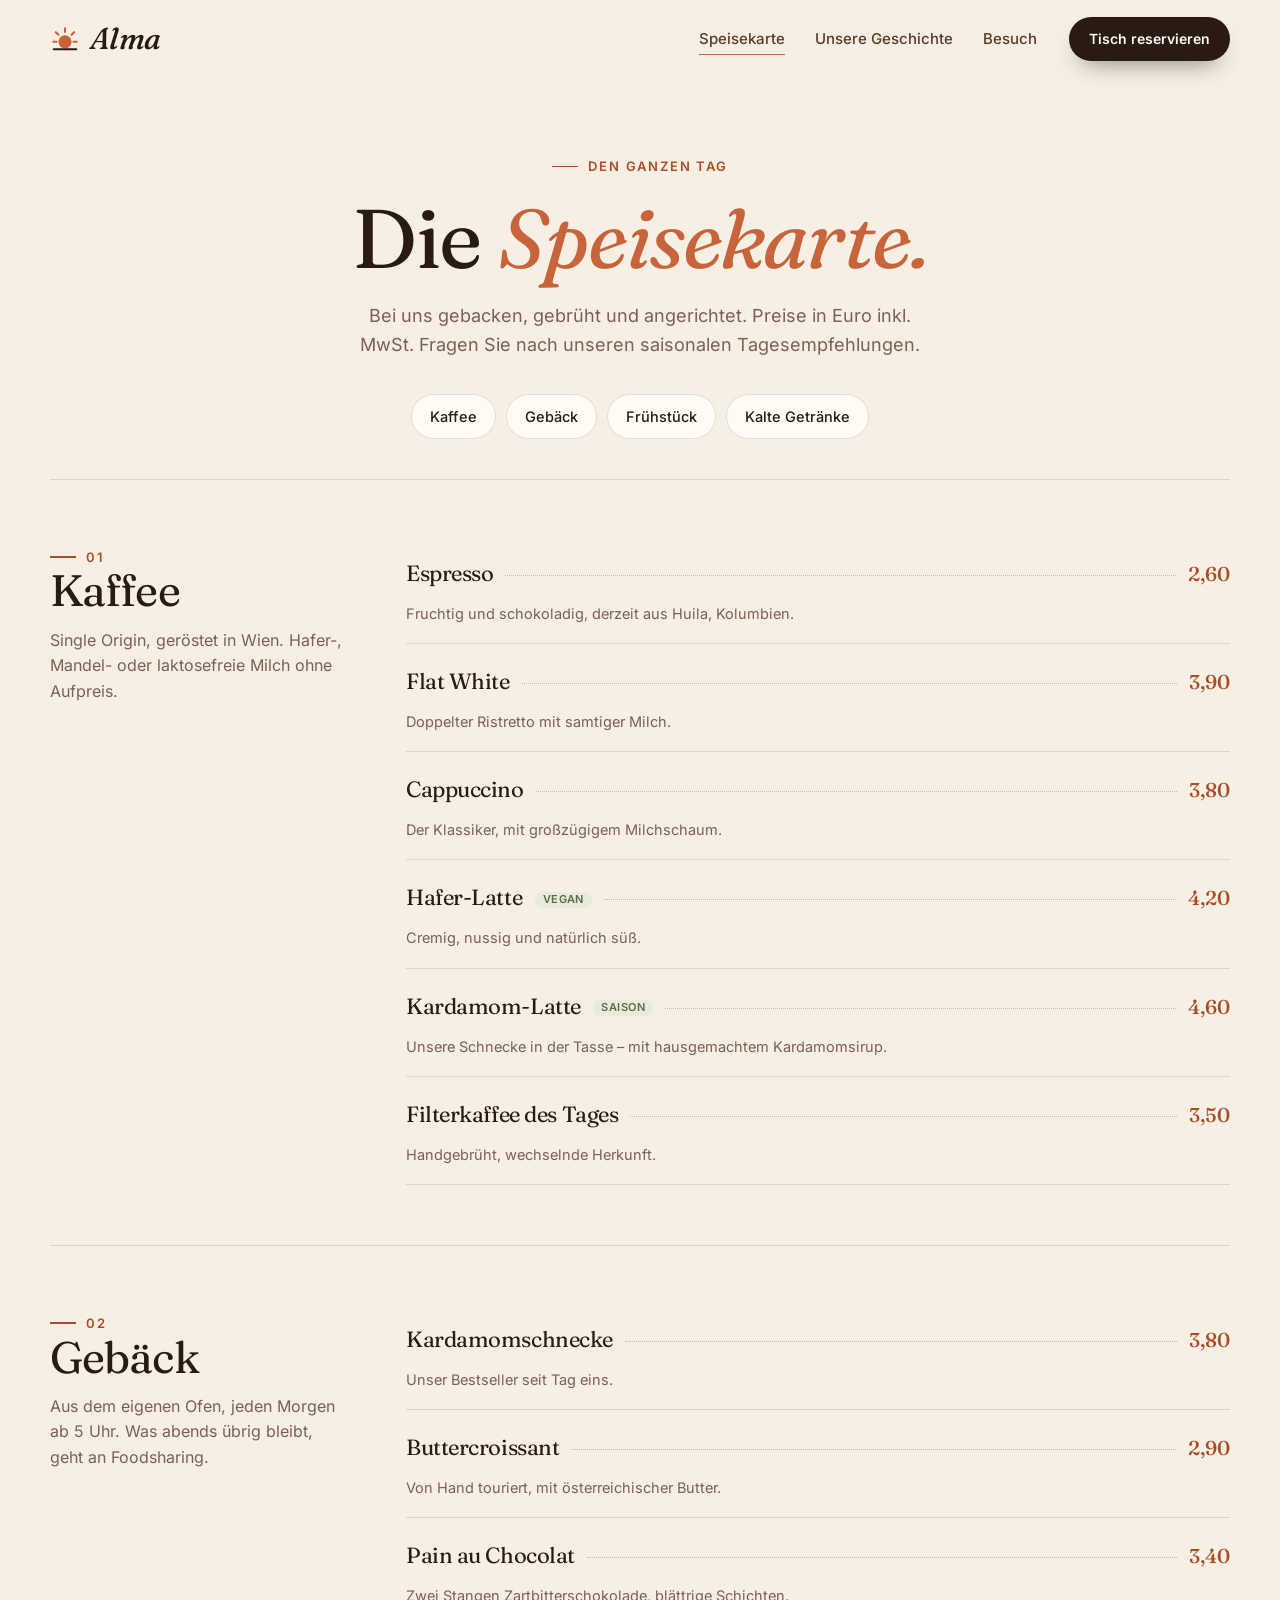
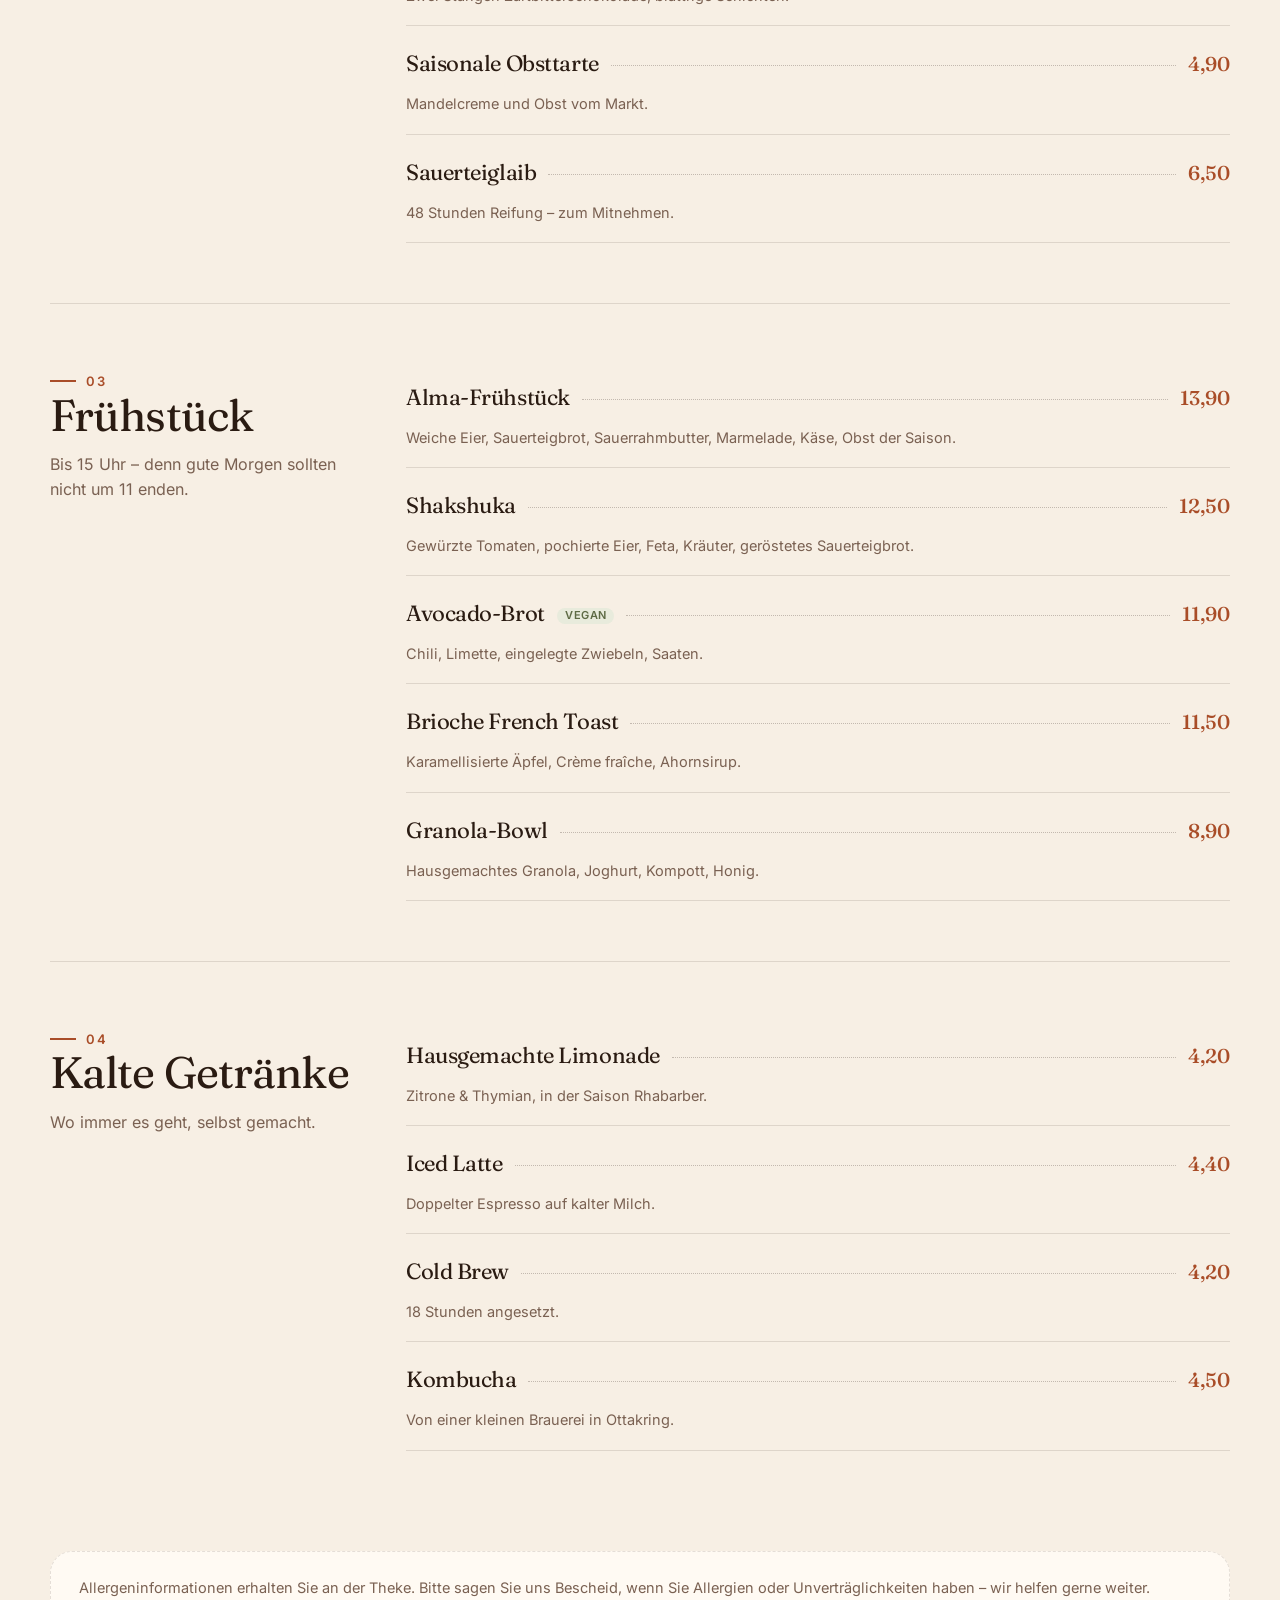
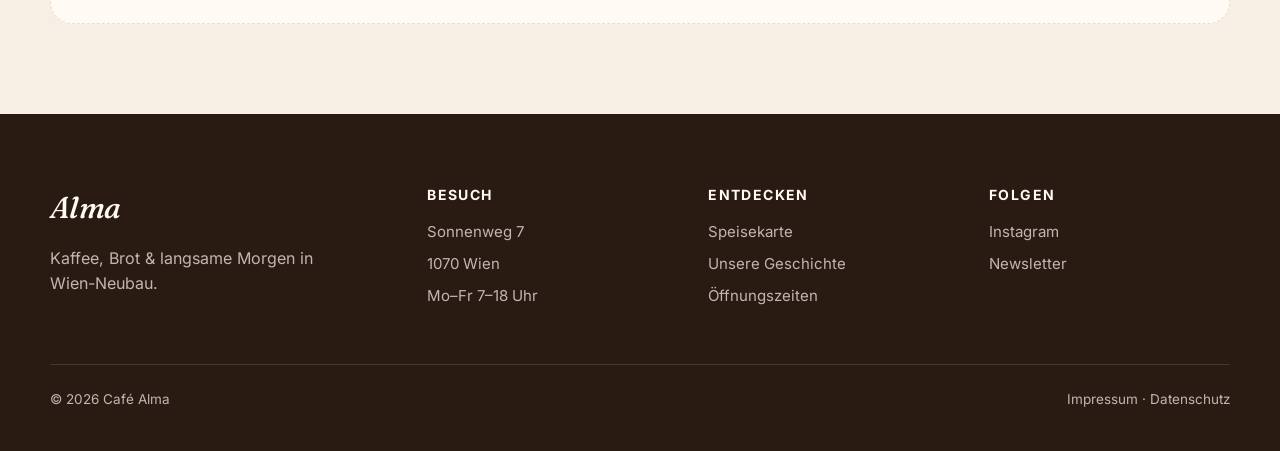
<file: public/projects/cafe-alma_703d01e64ca560af/speisekarte.html>
<!doctype html>
<html lang="de">
<head>
  <meta charset="utf-8">
  <meta name="viewport" content="width=device-width, initial-scale=1">
  <title>Speisekarte — Café Alma</title>
  <meta name="description" content="Kaffee, Gebäck, Frühstück und kalte Getränke im Café Alma, Wien.">
  <link rel="icon" href="data:image/svg+xml,%3Csvg xmlns='http://www.w3.org/2000/svg' viewBox='0 0 32 32'%3E%3Ccircle cx='16' cy='18' r='8' fill='%23c8643b'/%3E%3C/svg%3E">
  <link rel="preload" href="fonts/fraunces-latin-wght-normal.woff2" as="font" type="font/woff2" crossorigin>
  <link rel="stylesheet" href="css/style.css">
</head>
<body>
  <header class="header" id="top">
    <div class="wrap header__inner">
      <a class="logo" href="index.html" aria-label="Café Alma – Startseite">
        <svg viewBox="0 0 32 32" aria-hidden="true"><circle cx="16" cy="19" r="7" fill="#C8643B"/><path d="M16 4.5v4M6.2 8.7l2.8 2.8M25.8 8.7 23 11.5M3.5 19h3.5M25 19h3.5" stroke="#C8643B" stroke-width="2.2" stroke-linecap="round"/><path d="M4 27h24" stroke="#2A1B12" stroke-width="2.2" stroke-linecap="round"/></svg>
        Alma
      </a>
      <nav class="nav" aria-label="Hauptmenü">
        <a href="speisekarte.html" aria-current="page">Speisekarte</a>
        <a href="index.html#geschichte">Unsere Geschichte</a>
        <a href="index.html#besuch">Besuch</a>
      </nav>
      <a class="btn btn--primary" href="index.html#besuch">Tisch reservieren</a>
      <button class="menu-toggle" type="button" aria-label="Menü öffnen" aria-expanded="false"><span></span><span></span><span></span></button>
    </div>
  </header>

  <main>
    <section class="page-hero">
      <div class="wrap">
        <span class="eyebrow">Den ganzen Tag</span>
        <h1>Die <em>Speisekarte.</em></h1>
        <p>Bei uns gebacken, gebrüht und angerichtet. Preise in Euro inkl. MwSt. Fragen Sie nach unseren saisonalen Tagesempfehlungen.</p>
        <nav class="menu-tabs" aria-label="Bereiche der Speisekarte">
          <a href="#kaffee">Kaffee</a><a href="#gebaeck">Gebäck</a><a href="#fruehstueck">Frühstück</a><a href="#kalt">Kalte Getränke</a>
        </nav>
      </div>
    </section>

    <div class="wrap">
      <section class="menu-section" id="kaffee">
        <div class="menu-section__grid">
          <div class="menu-section__intro reveal"><span class="eyebrow">01</span><h2>Kaffee</h2><p>Single Origin, geröstet in Wien. Hafer-, Mandel- oder laktosefreie Milch ohne Aufpreis.</p></div>
          <div class="menu-list">
            <div class="menu-item reveal"><h3>Espresso</h3><i></i><b>2,60</b><p>Fruchtig und schokoladig, derzeit aus Huila, Kolumbien.</p></div>
            <div class="menu-item reveal"><h3>Flat White</h3><i></i><b>3,90</b><p>Doppelter Ristretto mit samtiger Milch.</p></div>
            <div class="menu-item reveal"><h3>Cappuccino</h3><i></i><b>3,80</b><p>Der Klassiker, mit großzügigem Milchschaum.</p></div>
            <div class="menu-item reveal"><h3>Hafer-Latte <span class="tag">vegan</span></h3><i></i><b>4,20</b><p>Cremig, nussig und natürlich süß.</p></div>
            <div class="menu-item reveal"><h3>Kardamom-Latte <span class="tag">Saison</span></h3><i></i><b>4,60</b><p>Unsere Schnecke in der Tasse – mit hausgemachtem Kardamomsirup.</p></div>
            <div class="menu-item reveal"><h3>Filterkaffee des Tages</h3><i></i><b>3,50</b><p>Handgebrüht, wechselnde Herkunft.</p></div>
          </div>
        </div>
      </section>

      <section class="menu-section" id="gebaeck">
        <div class="menu-section__grid">
          <div class="menu-section__intro reveal"><span class="eyebrow">02</span><h2>Gebäck</h2><p>Aus dem eigenen Ofen, jeden Morgen ab 5 Uhr. Was abends übrig bleibt, geht an Foodsharing.</p></div>
          <div class="menu-list">
            <div class="menu-item reveal"><h3>Kardamomschnecke</h3><i></i><b>3,80</b><p>Unser Bestseller seit Tag eins.</p></div>
            <div class="menu-item reveal"><h3>Buttercroissant</h3><i></i><b>2,90</b><p>Von Hand touriert, mit österreichischer Butter.</p></div>
            <div class="menu-item reveal"><h3>Pain au Chocolat</h3><i></i><b>3,40</b><p>Zwei Stangen Zartbitterschokolade, blättrige Schichten.</p></div>
            <div class="menu-item reveal"><h3>Saisonale Obsttarte</h3><i></i><b>4,90</b><p>Mandelcreme und Obst vom Markt.</p></div>
            <div class="menu-item reveal"><h3>Sauerteiglaib</h3><i></i><b>6,50</b><p>48 Stunden Reifung – zum Mitnehmen.</p></div>
          </div>
        </div>
      </section>

      <section class="menu-section" id="fruehstueck">
        <div class="menu-section__grid">
          <div class="menu-section__intro reveal"><span class="eyebrow">03</span><h2>Frühstück</h2><p>Bis 15 Uhr – denn gute Morgen sollten nicht um 11 enden.</p></div>
          <div class="menu-list">
            <div class="menu-item reveal"><h3>Alma-Frühstück</h3><i></i><b>13,90</b><p>Weiche Eier, Sauerteigbrot, Sauerrahmbutter, Marmelade, Käse, Obst der Saison.</p></div>
            <div class="menu-item reveal"><h3>Shakshuka</h3><i></i><b>12,50</b><p>Gewürzte Tomaten, pochierte Eier, Feta, Kräuter, geröstetes Sauerteigbrot.</p></div>
            <div class="menu-item reveal"><h3>Avocado-Brot <span class="tag">vegan</span></h3><i></i><b>11,90</b><p>Chili, Limette, eingelegte Zwiebeln, Saaten.</p></div>
            <div class="menu-item reveal"><h3>Brioche French Toast</h3><i></i><b>11,50</b><p>Karamellisierte Äpfel, Crème fraîche, Ahornsirup.</p></div>
            <div class="menu-item reveal"><h3>Granola-Bowl</h3><i></i><b>8,90</b><p>Hausgemachtes Granola, Joghurt, Kompott, Honig.</p></div>
          </div>
        </div>
      </section>

      <section class="menu-section" id="kalt">
        <div class="menu-section__grid">
          <div class="menu-section__intro reveal"><span class="eyebrow">04</span><h2>Kalte Getränke</h2><p>Wo immer es geht, selbst gemacht.</p></div>
          <div class="menu-list">
            <div class="menu-item reveal"><h3>Hausgemachte Limonade</h3><i></i><b>4,20</b><p>Zitrone &amp; Thymian, in der Saison Rhabarber.</p></div>
            <div class="menu-item reveal"><h3>Iced Latte</h3><i></i><b>4,40</b><p>Doppelter Espresso auf kalter Milch.</p></div>
            <div class="menu-item reveal"><h3>Cold Brew</h3><i></i><b>4,20</b><p>18 Stunden angesetzt.</p></div>
            <div class="menu-item reveal"><h3>Kombucha</h3><i></i><b>4,50</b><p>Von einer kleinen Brauerei in Ottakring.</p></div>
          </div>
        </div>
      </section>

      <p class="allergens">Allergeninformationen erhalten Sie an der Theke. Bitte sagen Sie uns Bescheid, wenn Sie Allergien oder Unverträglichkeiten haben – wir helfen gerne weiter.</p>
    </div>
  </main>

  <footer class="footer">
    <div class="wrap">
      <div class="footer__grid">
        <div>
          <a class="logo" href="index.html">Alma</a>
          <p style="margin-top:14px;max-width:280px">Kaffee, Brot &amp; langsame Morgen in Wien-Neubau.</p>
        </div>
        <div><h4>Besuch</h4><ul><li>Sonnenweg 7</li><li>1070 Wien</li><li>Mo–Fr 7–18 Uhr</li></ul></div>
        <div><h4>Entdecken</h4><ul><li><a href="speisekarte.html">Speisekarte</a></li><li><a href="index.html#geschichte">Unsere Geschichte</a></li><li><a href="index.html#besuch">Öffnungszeiten</a></li></ul></div>
        <div><h4>Folgen</h4><ul><li><a href="https://www.instagram.com/" rel="noopener">Instagram</a></li><li><a href="mailto:hallo@cafe-alma.example">Newsletter</a></li></ul></div>
      </div>
      <div class="footer__bottom"><span>© 2026 Café Alma</span><span>Impressum · Datenschutz</span></div>
    </div>
  </footer>

  <script src="js/main.js"></script>
</body>
</html>
</file>
<file: public/assets/css/portal.css>
/* ==========================================================================
   Preview Portal — styles
   Colors and fonts are tokens (see :root). Your accent color comes from config.js.
   ========================================================================== */

/* ---------- Fonts (self-hosted: no requests to Google, GDPR-friendly) ---------- */

@font-face {
  font-family: "Inter Variable";
  font-style: normal;
  font-display: swap;
  font-weight: 100 900;
  src: url("../fonts/inter-latin-wght-normal.woff2") format("woff2");
  unicode-range: U+0000-00FF, U+0131, U+0152-0153, U+02BB-02BC, U+02C6, U+02DA, U+02DC, U+0304, U+0308, U+0329, U+2000-206F, U+20AC, U+2122, U+2191, U+2193, U+2212, U+2215, U+FEFF, U+FFFD;
}
@font-face {
  font-family: "Inter Variable";
  font-style: normal;
  font-display: swap;
  font-weight: 100 900;
  src: url("../fonts/inter-latin-ext-wght-normal.woff2") format("woff2");
  unicode-range: U+0100-02BA, U+02BD-02C5, U+02C7-02CC, U+02CE-02D7, U+02DD-02FF, U+0304, U+0308, U+0329, U+1D00-1DBF, U+1E00-1E9F, U+1EF2-1EFF, U+2020, U+20A0-20AB, U+20AD-20C0, U+2113, U+2C60-2C7F, U+A720-A7FF;
}
@font-face {
  font-family: "Instrument Serif";
  font-style: normal;
  font-display: swap;
  font-weight: 400;
  src: url("../fonts/instrument-serif-latin-400-normal.woff2") format("woff2");
  unicode-range: U+0000-00FF, U+0131, U+0152-0153, U+02BB-02BC, U+02C6, U+02DA, U+02DC, U+0304, U+0308, U+0329, U+2000-206F, U+20AC, U+2122, U+2191, U+2193, U+2212, U+2215, U+FEFF, U+FFFD;
}
@font-face {
  font-family: "Instrument Serif";
  font-style: normal;
  font-display: swap;
  font-weight: 400;
  src: url("../fonts/instrument-serif-latin-ext-400-normal.woff2") format("woff2");
  unicode-range: U+0100-02BA, U+02BD-02C5, U+02C7-02CC, U+02CE-02D7, U+02DD-02FF, U+0304, U+0308, U+0329, U+1D00-1DBF, U+1E00-1E9F, U+1EF2-1EFF, U+2020, U+20A0-20AB, U+20AD-20C0, U+2113, U+2C60-2C7F, U+A720-A7FF;
}
@font-face {
  font-family: "Instrument Serif";
  font-style: italic;
  font-display: swap;
  font-weight: 400;
  src: url("../fonts/instrument-serif-latin-400-italic.woff2") format("woff2");
  unicode-range: U+0000-00FF, U+0131, U+0152-0153, U+02BB-02BC, U+02C6, U+02DA, U+02DC, U+0304, U+0308, U+0329, U+2000-206F, U+20AC, U+2122, U+2191, U+2193, U+2212, U+2215, U+FEFF, U+FFFD;
}
@font-face {
  font-family: "Instrument Serif";
  font-style: italic;
  font-display: swap;
  font-weight: 400;
  src: url("../fonts/instrument-serif-latin-ext-400-italic.woff2") format("woff2");
  unicode-range: U+0100-02BA, U+02BD-02C5, U+02C7-02CC, U+02CE-02D7, U+02DD-02FF, U+0304, U+0308, U+0329, U+1D00-1DBF, U+1E00-1E9F, U+1EF2-1EFF, U+2020, U+20A0-20AB, U+20AD-20C0, U+2113, U+2C60-2C7F, U+A720-A7FF;
}

/* ---------- Tokens ---------- */

:root {
  --accent: #7c5cff;
  --accent-2: #33c7f0;
  --on-accent: #ffffff;

  --bg: #07070b;
  --bg-2: #0b0b12;
  --panel: #101018;
  --panel-2: #15151f;
  --surface: rgba(255, 255, 255, 0.045);
  --surface-2: rgba(255, 255, 255, 0.08);
  --surface-3: rgba(255, 255, 255, 0.12);
  --border: rgba(255, 255, 255, 0.08);
  --border-2: rgba(255, 255, 255, 0.14);
  --text: #f5f5f8;
  --text-2: rgba(245, 245, 248, 0.7);
  --text-3: rgba(245, 245, 248, 0.46);
  --danger: #ff5d7d;
  --success: #34d399;

  --glass: linear-gradient(180deg, rgba(255, 255, 255, 0.075), rgba(255, 255, 255, 0.025));
  --shadow-lg: 0 40px 100px -30px rgba(0, 0, 0, 0.8), 0 18px 40px -20px rgba(0, 0, 0, 0.6);
  --shadow-md: 0 18px 50px -18px rgba(0, 0, 0, 0.7);

  --chrome-bg: #17171f;
  --chrome-border: rgba(255, 255, 255, 0.06);
  --chrome-url: rgba(255, 255, 255, 0.06);
  --stage-bg: #0a0a10;
  --stage-dot: rgba(255, 255, 255, 0.055);
  --tip-bg: #1f1f2b;

  --grid-line: rgba(255, 255, 255, 0.04);
  --aurora-opacity: 0.55;
  --aurora-blend: screen;
  --noise-opacity: 0.1;

  --font-sans: "Inter Variable", "Inter", ui-sans-serif, system-ui, -apple-system, "Segoe UI", Roboto, "Helvetica Neue", Arial, sans-serif;
  --font-serif: "Instrument Serif", ui-serif, "New York", "Iowan Old Style", Georgia, serif;
  --font-mono: ui-monospace, "SF Mono", "Cascadia Mono", "Roboto Mono", Menlo, Consolas, monospace;

  --ease-out: cubic-bezier(0.16, 1, 0.3, 1);
  --ease-in-out: cubic-bezier(0.65, 0, 0.35, 1);
  --ease-spring: cubic-bezier(0.34, 1.56, 0.64, 1);

  --radius-sm: 10px;
  --radius: 14px;
  --radius-lg: 22px;
  --bar-h: 64px;

  color-scheme: dark;
}

[data-theme="light"] {
  --on-accent: #ffffff;
  --bg: #f5f5f9;
  --bg-2: #ecedf3;
  --panel: #ffffff;
  --panel-2: #f7f7fb;
  --surface: rgba(20, 20, 43, 0.035);
  --surface-2: rgba(20, 20, 43, 0.06);
  --surface-3: rgba(20, 20, 43, 0.1);
  --border: rgba(20, 20, 43, 0.09);
  --border-2: rgba(20, 20, 43, 0.15);
  --text: #0e0e18;
  --text-2: rgba(14, 14, 24, 0.68);
  --text-3: rgba(14, 14, 24, 0.46);
  --danger: #e11d48;
  --success: #059669;

  --glass: linear-gradient(180deg, rgba(255, 255, 255, 0.86), rgba(255, 255, 255, 0.66));
  --shadow-lg: 0 40px 100px -35px rgba(31, 27, 70, 0.35), 0 18px 40px -24px rgba(31, 27, 70, 0.25);
  --shadow-md: 0 18px 50px -22px rgba(31, 27, 70, 0.3);

  --chrome-bg: #f3f3f6;
  --chrome-border: rgba(20, 20, 43, 0.08);
  --chrome-url: rgba(20, 20, 43, 0.06);
  --stage-bg: #e9eaf0;
  --stage-dot: rgba(20, 20, 43, 0.07);
  --tip-bg: #16161f;

  --grid-line: rgba(20, 20, 43, 0.045);
  --aurora-opacity: 0.32;
  --aurora-blend: multiply;
  --noise-opacity: 0.06;

  color-scheme: light;
}

/* ---------- Base ---------- */

*, *::before, *::after { box-sizing: border-box; }

html { -webkit-text-size-adjust: 100%; text-size-adjust: 100%; }

html, body { height: 100%; }

body {
  margin: 0;
  background: var(--bg);
  color: var(--text);
  font-family: var(--font-sans);
  font-size: 15px;
  line-height: 1.5;
  font-feature-settings: "cv11", "ss01", "ss03";
  -webkit-font-smoothing: antialiased;
  -moz-osx-font-smoothing: grayscale;
  overflow-x: hidden;
}

button, input, textarea, select { font: inherit; color: inherit; }
button { cursor: pointer; background: none; border: 0; padding: 0; }
button:disabled { cursor: default; }
a { color: inherit; text-decoration: none; }
img, svg { display: block; }
h1, h2, h3, h4, p { margin: 0; }
[hidden] { display: none !important; }

:focus-visible { outline: 2px solid color-mix(in srgb, var(--accent) 80%, white); outline-offset: 2px; }

::selection { background: color-mix(in srgb, var(--accent) 55%, transparent); color: #fff; }

.sprite { position: absolute; width: 0; height: 0; overflow: hidden; }

.icon {
  width: 18px;
  height: 18px;
  flex: none;
  fill: none;
  stroke: currentColor;
  stroke-width: 1.8;
  stroke-linecap: round;
  stroke-linejoin: round;
}

.sr-only {
  position: absolute; width: 1px; height: 1px; padding: 0; margin: -1px;
  overflow: hidden; clip: rect(0, 0, 0, 0); white-space: nowrap; border: 0;
}

/* ---------- Animated backdrop ---------- */

.backdrop {
  position: fixed;
  inset: 0;
  z-index: 0;
  overflow: hidden;
  pointer-events: none;
  background:
    radial-gradient(120% 80% at 50% -10%, color-mix(in srgb, var(--accent) 16%, transparent), transparent 60%),
    var(--bg);
  transition: opacity 0.8s var(--ease-out), visibility 0s linear 0s;
}

.backdrop__aurora { position: absolute; inset: 0; opacity: var(--aurora-opacity); }

.backdrop__aurora span {
  position: absolute;
  border-radius: 50%;
  mix-blend-mode: var(--aurora-blend);
  will-change: transform;
}
.backdrop__aurora span:nth-child(1) {
  width: 62vmax; height: 62vmax; left: -18vmax; top: -26vmax;
  background: radial-gradient(circle at center, var(--accent) 0%, color-mix(in srgb, var(--accent) 40%, transparent) 30%, transparent 66%);
  animation: drift-a 24s var(--ease-in-out) infinite alternate;
}
.backdrop__aurora span:nth-child(2) {
  width: 58vmax; height: 58vmax; right: -20vmax; bottom: -30vmax;
  background: radial-gradient(circle at center, var(--accent-2) 0%, color-mix(in srgb, var(--accent-2) 35%, transparent) 30%, transparent 66%);
  animation: drift-b 28s var(--ease-in-out) infinite alternate;
}
.backdrop__aurora span:nth-child(3) {
  width: 42vmax; height: 42vmax; left: 38%; top: 28%;
  background: radial-gradient(circle at center, color-mix(in srgb, var(--accent) 55%, #ff4fa3) 0%, transparent 62%);
  opacity: 0.55;
  animation: drift-c 32s var(--ease-in-out) infinite alternate;
}

@keyframes drift-a { to { transform: translate3d(14vmax, 10vmax, 0) scale(1.15); } }
@keyframes drift-b { to { transform: translate3d(-12vmax, -9vmax, 0) scale(0.9); } }
@keyframes drift-c { to { transform: translate3d(-16vmax, 8vmax, 0) scale(1.25); } }

.backdrop__grid {
  position: absolute;
  inset: 0;
  background-image:
    linear-gradient(var(--grid-line) 1px, transparent 1px),
    linear-gradient(90deg, var(--grid-line) 1px, transparent 1px);
  background-size: 64px 64px;
  background-position: center center;
  -webkit-mask-image: radial-gradient(ellipse 75% 65% at 50% 40%, #000 20%, transparent 78%);
  mask-image: radial-gradient(ellipse 75% 65% at 50% 40%, #000 20%, transparent 78%);
}

.backdrop__spot {
  position: absolute;
  inset: 0;
  background: radial-gradient(520px circle at var(--mx, 50%) var(--my, 40%), color-mix(in srgb, var(--accent) 14%, transparent), transparent 70%);
  transition: opacity 0.6s;
}

.backdrop__noise {
  position: absolute;
  inset: 0;
  opacity: var(--noise-opacity);
  mix-blend-mode: overlay;
  background-image: url("data:image/svg+xml,%3Csvg xmlns='http://www.w3.org/2000/svg' width='220' height='220'%3E%3Cfilter id='n'%3E%3CfeTurbulence type='fractalNoise' baseFrequency='.8' numOctaves='3' stitchTiles='stitch'/%3E%3CfeColorMatrix type='saturate' values='0'/%3E%3C/filter%3E%3Crect width='100%25' height='100%25' filter='url(%23n)'/%3E%3C/svg%3E");
}

/* ---------- View states ---------- */

.gate, .welcome, .viewer { position: relative; z-index: 1; }

body[data-view="boot"] .reveal { opacity: 0; }

body[data-view="viewer"] .backdrop {
  opacity: 0;
  visibility: hidden;
  transition: opacity 0.8s var(--ease-out), visibility 0s linear 0.8s;
}

/* ---------- Shared components ---------- */

.brand { display: inline-flex; align-items: center; gap: 12px; min-width: 0; }

.brand__mark {
  display: grid;
  place-items: center;
  width: 40px;
  height: 40px;
  flex: none;
  border-radius: 12px;
  background:
    radial-gradient(120% 120% at 0% 0%, rgba(255, 255, 255, 0.35), transparent 50%),
    linear-gradient(135deg, var(--accent), var(--accent-2));
  color: var(--on-accent);
  font-weight: 700;
  font-size: 14px;
  letter-spacing: 0.02em;
  box-shadow: 0 10px 24px -10px color-mix(in srgb, var(--accent) 80%, transparent), inset 0 1px 0 rgba(255, 255, 255, 0.35);
  overflow: hidden;
}
.brand__mark img { width: 100%; height: 100%; object-fit: contain; }
.brand__mark.has-logo { background: none; box-shadow: none; border-radius: 0; width: auto; min-width: 40px; }
.brand__mark.has-logo img { height: 40px; width: auto; max-width: 180px; }

.brand__text { display: flex; flex-direction: column; line-height: 1.2; min-width: 0; }
.brand__text strong { font-size: 15px; font-weight: 600; letter-spacing: -0.01em; white-space: nowrap; }
.brand__text small { font-size: 12.5px; color: var(--text-3); white-space: nowrap; }

.chip {
  display: inline-flex;
  align-items: center;
  gap: 8px;
  height: 34px;
  padding: 0 14px 0 12px;
  border-radius: 999px;
  border: 1px solid var(--border);
  background: var(--surface);
  color: var(--text-2);
  font-size: 13px;
  font-weight: 500;
  -webkit-backdrop-filter: blur(12px);
  backdrop-filter: blur(12px);
}
.chip .icon { width: 16px; height: 16px; color: var(--success); }

.badge {
  display: inline-flex;
  align-items: center;
  height: 22px;
  padding: 0 9px;
  border-radius: 999px;
  font-size: 11.5px;
  font-weight: 600;
  letter-spacing: 0.01em;
  color: color-mix(in srgb, var(--accent) 55%, var(--text));
  background: color-mix(in srgb, var(--accent) 16%, transparent);
  border: 1px solid color-mix(in srgb, var(--accent) 30%, transparent);
  white-space: nowrap;
}

.avatar {
  display: grid;
  place-items: center;
  width: 40px;
  height: 40px;
  flex: none;
  border-radius: 50%;
  background: linear-gradient(135deg, var(--accent), var(--accent-2));
  color: var(--on-accent);
  font-weight: 600;
  font-size: 14px;
  overflow: hidden;
}
.avatar img { width: 100%; height: 100%; object-fit: cover; }

/* Buttons */

.btn {
  --btn-h: 42px;
  position: relative;
  display: inline-flex;
  align-items: center;
  justify-content: center;
  gap: 10px;
  height: var(--btn-h);
  padding: 0 18px;
  border-radius: 12px;
  font-weight: 600;
  font-size: 14.5px;
  letter-spacing: -0.005em;
  white-space: nowrap;
  transition: transform 0.25s var(--ease-out), box-shadow 0.3s var(--ease-out), background-color 0.3s, opacity 0.3s, color 0.3s;
  -webkit-tap-highlight-color: transparent;
}
.btn--sm { --btn-h: 38px; padding: 0 14px; font-size: 13.5px; border-radius: 11px; gap: 8px; }
.btn--sm .icon { width: 16px; height: 16px; }
.btn--lg { --btn-h: 54px; font-size: 15.5px; border-radius: 14px; }
.btn--block { width: 100%; }

.btn--primary {
  color: var(--on-accent);
  background:
    linear-gradient(135deg, var(--accent) 0%, color-mix(in srgb, var(--accent) 65%, var(--accent-2)) 100%);
  box-shadow:
    0 14px 32px -14px color-mix(in srgb, var(--accent) 85%, transparent),
    inset 0 1px 0 rgba(255, 255, 255, 0.28),
    inset 0 -1px 0 rgba(0, 0, 0, 0.12);
  overflow: hidden;
  isolation: isolate;
}
.btn--primary::after {
  content: "";
  position: absolute;
  inset: 0;
  z-index: -1;
  background: linear-gradient(110deg, transparent 20%, rgba(255, 255, 255, 0.28) 45%, transparent 70%);
  transform: translateX(-120%);
  transition: transform 0.9s var(--ease-out);
}
.btn--primary:hover:not(:disabled)::after { transform: translateX(120%); }
.btn--primary:hover:not(:disabled) {
  transform: translateY(-1px);
  box-shadow:
    0 18px 38px -14px color-mix(in srgb, var(--accent) 95%, transparent),
    inset 0 1px 0 rgba(255, 255, 255, 0.3),
    inset 0 -1px 0 rgba(0, 0, 0, 0.12);
}
.btn--primary:active:not(:disabled) { transform: translateY(0) scale(0.99); }

.btn--ghost {
  color: var(--text);
  background: var(--surface);
  border: 1px solid var(--border);
}
.btn--ghost:hover { background: var(--surface-2); border-color: var(--border-2); }

.btn__state { position: relative; display: grid; width: 20px; height: 20px; place-items: center; }
.btn__state > * { grid-area: 1 / 1; transition: opacity 0.25s, transform 0.35s var(--ease-out); }
.btn__arrow { width: 19px; height: 19px; }
.btn:hover .btn__arrow { transform: translateX(3px); }
.btn__state .spinner, .btn__check { opacity: 0; transform: scale(0.6); }
.btn.is-busy .btn__arrow, .btn.is-done .btn__arrow { opacity: 0; transform: translateX(8px); }
.btn.is-busy .spinner { opacity: 1; transform: none; }
.btn.is-done .btn__check { opacity: 1; transform: none; stroke-width: 2.6; }
.btn.is-done {
  background: linear-gradient(135deg, var(--success), color-mix(in srgb, var(--success) 70%, #22d3ee));
  box-shadow: 0 16px 38px -14px color-mix(in srgb, var(--success) 90%, transparent), inset 0 1px 0 rgba(255, 255, 255, 0.3);
}

.icon-btn {
  position: relative;
  display: inline-grid;
  place-items: center;
  width: 38px;
  height: 38px;
  border-radius: 11px;
  color: var(--text-2);
  transition: background-color 0.2s, color 0.2s, transform 0.2s var(--ease-out);
  -webkit-tap-highlight-color: transparent;
}
.icon-btn:hover:not(:disabled) { background: var(--surface-2); color: var(--text); }
.icon-btn:active:not(:disabled) { transform: scale(0.94); }
.icon-btn:disabled { opacity: 0.35; }
.icon-btn[aria-expanded="true"] { background: var(--surface-2); color: var(--text); }
.icon-btn--sm { width: 32px; height: 32px; border-radius: 9px; }
.icon-btn--sm .icon { width: 16px; height: 16px; }

/* Tooltips */
[data-tip]::after {
  content: attr(data-tip);
  position: absolute;
  top: calc(100% + 10px);
  left: 50%;
  z-index: 60;
  padding: 6px 10px;
  border-radius: 8px;
  background: var(--tip-bg);
  color: #fff;
  font-size: 12px;
  font-weight: 500;
  line-height: 1.3;
  white-space: nowrap;
  pointer-events: none;
  opacity: 0;
  transform: translate(-50%, -4px);
  transition: opacity 0.15s, transform 0.2s var(--ease-out);
  box-shadow: 0 10px 24px -8px rgba(0, 0, 0, 0.5);
}
[data-tip]:hover::after, [data-tip]:focus-visible::after {
  opacity: 1;
  transform: translate(-50%, 0);
  transition-delay: 0.3s;
}
[data-tip][aria-expanded="true"]::after { display: none; }
@media (hover: none) { [data-tip]::after { display: none; } }

/* Spinner */
.spinner {
  width: 18px;
  height: 18px;
  border-radius: 50%;
  border: 2px solid currentColor;
  border-right-color: transparent;
  animation: spin 0.7s linear infinite;
}
.spinner--lg { width: 28px; height: 28px; border-width: 2.5px; }
@keyframes spin { to { transform: rotate(360deg); } }

/* ==========================================================================
   ACCESS SCREEN
   ========================================================================== */

.gate {
  min-height: 100vh;
  min-height: 100svh;
  display: grid;
  grid-template-rows: auto 1fr auto;
  padding: 0 clamp(18px, 4vw, 56px);
  padding-left: max(clamp(18px, 4vw, 56px), env(safe-area-inset-left));
  padding-right: max(clamp(18px, 4vw, 56px), env(safe-area-inset-right));
  transition: opacity 0.7s var(--ease-out), transform 0.9s var(--ease-out), filter 0.7s var(--ease-out), visibility 0s linear 0s;
}

body[data-view="welcome"] .gate,
body[data-view="viewer"] .gate {
  opacity: 0;
  transform: scale(0.965);
  filter: blur(10px);
  visibility: hidden;
  pointer-events: none;
  transition: opacity 0.7s var(--ease-out), transform 0.9s var(--ease-out), filter 0.7s var(--ease-out), visibility 0s linear 0.9s;
}
body[data-view="viewer"] .gate { position: fixed; inset: 0; }

.reveal { animation: reveal 1s var(--ease-out) both; animation-delay: calc(var(--i, 0) * 90ms + 120ms); }
body[data-view="boot"] .reveal { animation: none; }

@keyframes reveal {
  from { opacity: 0; transform: translateY(18px); filter: blur(8px); }
  to { opacity: 1; transform: none; filter: none; }
}

.gate__top {
  display: flex;
  align-items: center;
  justify-content: space-between;
  gap: 16px;
  height: 88px;
  padding-top: env(safe-area-inset-top);
}

.gate__top-right { display: flex; align-items: center; gap: 10px; }

.lang {
  display: inline-flex;
  padding: 3px;
  border-radius: 999px;
  border: 1px solid var(--border);
  background: var(--surface);
  -webkit-backdrop-filter: blur(12px);
  backdrop-filter: blur(12px);
}
.lang button {
  height: 26px;
  padding: 0 10px;
  border-radius: 999px;
  font-size: 12px;
  font-weight: 600;
  letter-spacing: 0.04em;
  color: var(--text-3);
  transition: background-color 0.2s, color 0.2s;
}
.lang button:hover { color: var(--text); }
.lang button[aria-pressed="true"] { background: var(--surface-3); color: var(--text); }

.gate__main {
  display: grid;
  grid-template-columns: minmax(0, 1fr) minmax(0, 1.08fr);
  align-items: center;
  gap: clamp(32px, 5vw, 88px);
  width: 100%;
  max-width: 1240px;
  margin: 0 auto;
  padding: 12px 0 40px;
}

.gate__intro { max-width: 540px; }

.eyebrow {
  display: inline-flex;
  align-items: center;
  gap: 10px;
  height: 32px;
  padding: 0 14px 0 12px;
  border-radius: 999px;
  background: color-mix(in srgb, var(--accent) 12%, transparent);
  border: 1px solid color-mix(in srgb, var(--accent) 28%, transparent);
  color: color-mix(in srgb, var(--accent) 45%, var(--text));
  font-size: 12.5px;
  font-weight: 600;
  letter-spacing: 0.08em;
  text-transform: uppercase;
}
.eyebrow__dot {
  position: relative;
  width: 7px;
  height: 7px;
  border-radius: 50%;
  background: var(--success);
  box-shadow: 0 0 0 0 color-mix(in srgb, var(--success) 60%, transparent);
  animation: ping 2.2s var(--ease-out) infinite;
}
@keyframes ping {
  0% { box-shadow: 0 0 0 0 color-mix(in srgb, var(--success) 55%, transparent); }
  70%, 100% { box-shadow: 0 0 0 9px transparent; }
}

.gate__title {
  margin-top: 22px;
  font-size: clamp(2.5rem, 1.2rem + 3.3vw, 4.25rem);
  font-weight: 600;
  line-height: 1.02;
  letter-spacing: -0.04em;
}
.gate__title em,
.welcome__title em {
  font-family: var(--font-serif);
  font-style: italic;
  font-weight: 400;
  font-size: 1.1em;
  letter-spacing: -0.015em;
  line-height: 0.9;
  padding-right: 0.06em;
  background: linear-gradient(100deg, color-mix(in srgb, var(--accent) 70%, white) 0%, var(--accent-2) 55%, color-mix(in srgb, var(--accent-2) 40%, white) 100%);
  -webkit-background-clip: text;
  background-clip: text;
  color: transparent;
}
[data-theme="light"] .gate__title em,
[data-theme="light"] .welcome__title em {
  background-image: linear-gradient(100deg, var(--accent) 0%, color-mix(in srgb, var(--accent-2) 80%, black) 100%);
}

.gate__lead {
  margin-top: 20px;
  max-width: 440px;
  font-size: 16.5px;
  line-height: 1.6;
  color: var(--text-2);
  text-wrap: pretty;
}

/* Access card */
.access {
  position: relative;
  margin-top: 32px;
  padding: 22px;
  border-radius: var(--radius-lg);
  background: var(--glass);
  border: 1px solid var(--border);
  box-shadow: var(--shadow-lg), inset 0 1px 0 rgba(255, 255, 255, 0.06);
  -webkit-backdrop-filter: blur(24px) saturate(140%);
  backdrop-filter: blur(24px) saturate(140%);
  display: grid;
  gap: 16px;
}
.access::before {
  content: "";
  position: absolute;
  inset: -1px;
  border-radius: inherit;
  padding: 1px;
  background: radial-gradient(360px circle at var(--cx, 50%) var(--cy, 0%), color-mix(in srgb, var(--accent) 90%, white), transparent 45%);
  -webkit-mask: linear-gradient(#000 0 0) content-box, linear-gradient(#000 0 0);
  -webkit-mask-composite: xor;
  mask: linear-gradient(#000 0 0) content-box, linear-gradient(#000 0 0);
  mask-composite: exclude;
  opacity: 0;
  transition: opacity 0.4s;
  pointer-events: none;
}
.access:hover::before, .access:focus-within::before { opacity: 1; }

.access.is-error { animation: shake 0.5s cubic-bezier(0.36, 0.07, 0.19, 0.97) both; }
@keyframes shake {
  10%, 90% { transform: translateX(-1px); }
  20%, 80% { transform: translateX(3px); }
  30%, 50%, 70% { transform: translateX(-6px); }
  40%, 60% { transform: translateX(6px); }
}

.access__project {
  display: flex;
  align-items: center;
  justify-content: space-between;
  gap: 12px;
  padding: 10px 12px 10px 14px;
  border-radius: 12px;
  background: var(--surface);
  border: 1px dashed var(--border-2);
  font-size: 13px;
  color: var(--text-3);
}
.access__project-label { display: inline-flex; align-items: center; gap: 8px; }
.access__project-label .icon { width: 16px; height: 16px; }
.access__project code {
  font-family: var(--font-mono);
  font-size: 13px;
  color: var(--text);
  padding: 3px 8px;
  border-radius: 7px;
  background: var(--surface-2);
  overflow: hidden;
  text-overflow: ellipsis;
  white-space: nowrap;
}

.field { display: grid; gap: 8px; }
.field__label { font-size: 13px; font-weight: 500; color: var(--text-2); }
.field__control {
  position: relative;
  display: flex;
  align-items: center;
  height: 56px;
  border-radius: 14px;
  background: color-mix(in srgb, var(--bg) 55%, transparent);
  border: 1px solid var(--border-2);
  transition: border-color 0.2s, box-shadow 0.25s, background-color 0.2s;
}
[data-theme="light"] .field__control { background: rgba(255, 255, 255, 0.9); }
.field__control > .icon { position: absolute; left: 16px; width: 19px; height: 19px; color: var(--text-3); transition: color 0.2s; pointer-events: none; }
.field__control input {
  width: 100%;
  height: 100%;
  padding: 0 16px 0 46px;
  border: 0;
  outline: 0;
  background: transparent;
  font-size: 16px;
}
.field__control input::placeholder { color: var(--text-3); opacity: 1; }
.field__input--code {
  font-family: var(--font-mono);
  font-size: 18px !important;
  font-weight: 500;
  letter-spacing: 0.2em;
  text-transform: uppercase;
}
.field__input--code::placeholder { letter-spacing: 0.2em; }
.field__control:hover { border-color: color-mix(in srgb, var(--accent) 35%, var(--border-2)); }
.field__control:focus-within {
  border-color: color-mix(in srgb, var(--accent) 80%, white 0%);
  box-shadow: 0 0 0 4px color-mix(in srgb, var(--accent) 22%, transparent), 0 10px 30px -12px color-mix(in srgb, var(--accent) 60%, transparent);
}
.field__control:focus-within > .icon { color: color-mix(in srgb, var(--accent) 60%, var(--text)); }
.access.is-error .field__control:has(#code-input) {
  border-color: var(--danger);
  box-shadow: 0 0 0 4px color-mix(in srgb, var(--danger) 20%, transparent);
}

.check {
  display: inline-flex;
  align-items: center;
  gap: 10px;
  justify-self: start;
  font-size: 13.5px;
  color: var(--text-2);
  cursor: pointer;
  user-select: none;
}
.check input { position: absolute; opacity: 0; pointer-events: none; }
.check__box {
  display: grid;
  place-items: center;
  width: 20px;
  height: 20px;
  border-radius: 6px;
  border: 1.5px solid var(--border-2);
  background: var(--surface);
  transition: background-color 0.2s, border-color 0.2s, box-shadow 0.2s;
}
.check__box .icon { width: 13px; height: 13px; stroke-width: 3; color: var(--on-accent); opacity: 0; transform: scale(0.5); transition: opacity 0.2s, transform 0.3s var(--ease-spring); }
.check input:checked + .check__box { background: var(--accent); border-color: var(--accent); }
.check input:checked + .check__box .icon { opacity: 1; transform: none; }
.check input:focus-visible + .check__box { box-shadow: 0 0 0 3px color-mix(in srgb, var(--accent) 35%, transparent); }

.access__error {
  min-height: 0;
  font-size: 13.5px;
  color: var(--danger);
  line-height: 1.45;
  margin-top: -4px;
}
.access__error:empty { display: none; }

.gate__help { margin-top: 22px; font-size: 14px; color: var(--text-3); }
.gate__help a {
  color: var(--text);
  font-weight: 500;
  border-bottom: 1px solid color-mix(in srgb, var(--accent) 60%, transparent);
  transition: border-color 0.2s, color 0.2s;
}
.gate__help a:hover { border-color: var(--accent); }

.notice {
  margin-top: 18px;
  padding: 12px 14px;
  border-radius: 12px;
  font-size: 13px;
  line-height: 1.5;
  color: #fbd38d;
  background: rgba(251, 191, 36, 0.08);
  border: 1px solid rgba(251, 191, 36, 0.25);
}
[data-theme="light"] .notice { color: #92400e; }

.gate__footer {
  display: flex;
  align-items: center;
  justify-content: space-between;
  gap: 12px 24px;
  flex-wrap: wrap;
  min-height: 72px;
  padding-bottom: env(safe-area-inset-bottom);
  font-size: 12.5px;
  color: var(--text-3);
}
.gate__footer-note { display: inline-flex; align-items: center; gap: 8px; }
.gate__footer-note .icon { width: 14px; height: 14px; }

/* ---------- Hero visual (3D mockups) ---------- */

.gate__visual {
  position: relative;
  height: min(560px, 62vh);
  min-height: 440px;
  perspective: 1800px;
  --rx: 0deg;
  --ry: 0deg;
}

.scene {
  position: absolute;
  inset: 0;
  transform-style: preserve-3d;
  transform: rotateX(calc(7deg + var(--rx))) rotateY(calc(-16deg + var(--ry))) rotateZ(1.5deg);
  transition: transform 0.9s var(--ease-out);
  animation: float 9s var(--ease-in-out) infinite;
}
@keyframes float {
  0%, 100% { translate: 0 0; }
  50% { translate: 0 -14px; }
}

.mock-browser {
  position: absolute;
  left: 6%;
  top: 8%;
  width: 88%;
  height: 78%;
  border-radius: 16px;
  background: linear-gradient(180deg, var(--panel-2), var(--panel));
  border: 1px solid var(--border-2);
  box-shadow:
    0 60px 120px -40px rgba(0, 0, 0, 0.75),
    0 0 0 1px rgba(255, 255, 255, 0.02),
    0 0 90px -20px color-mix(in srgb, var(--accent) 45%, transparent);
  overflow: hidden;
  transform: translateZ(0);
}
[data-theme="light"] .mock-browser {
  box-shadow: 0 60px 120px -40px rgba(31, 27, 70, 0.35), 0 0 90px -30px color-mix(in srgb, var(--accent) 45%, transparent);
}

.mock-browser__bar {
  display: flex;
  align-items: center;
  gap: 7px;
  height: 38px;
  padding: 0 14px;
  border-bottom: 1px solid var(--border);
  background: var(--surface);
}
.mock-browser__bar i { width: 10px; height: 10px; border-radius: 50%; background: var(--surface-3); }
.mock-browser__bar i:nth-child(1) { background: #ff5f57; }
.mock-browser__bar i:nth-child(2) { background: #febc2e; }
.mock-browser__bar i:nth-child(3) { background: #28c840; }
.mock-browser__url { flex: 0 1 44%; height: 20px; margin: 0 auto; border-radius: 6px; background: var(--surface-2); transform: translateX(-20px); }

.mock-browser__body { position: relative; padding: 18px 22px; display: grid; gap: 20px; height: calc(100% - 38px); grid-template-rows: auto 1fr auto; }

.sk-nav { display: flex; align-items: center; gap: 14px; }
.sk-logo { width: 26px; height: 26px; border-radius: 8px; background: linear-gradient(135deg, var(--accent), var(--accent-2)); opacity: 0.9; }
.sk-links { display: flex; gap: 10px; margin-left: auto; }
.sk-links i { width: 42px; height: 8px; border-radius: 4px; background: var(--surface-3); }
.sk-pill { width: 70px; height: 24px; border-radius: 999px; background: color-mix(in srgb, var(--accent) 30%, transparent); }

.sk-hero { display: grid; grid-template-columns: 1.05fr 1fr; gap: 22px; align-items: center; min-height: 0; }
.sk-hero__text { display: grid; gap: 11px; align-content: center; }
.sk-line { display: block; height: 10px; border-radius: 5px; background: var(--surface-3); }
.sk-line--xl { height: 22px; width: 92%; border-radius: 7px; background: color-mix(in srgb, var(--text) 22%, transparent); }
.sk-line--lg { height: 22px; width: 70%; border-radius: 7px; background: color-mix(in srgb, var(--text) 22%, transparent); }
.sk-line--md { width: 86%; margin-top: 6px; }
.sk-line--sm { width: 58%; }
.sk-cta { display: block; width: 104px; height: 30px; margin-top: 8px; border-radius: 9px; background: linear-gradient(135deg, var(--accent), color-mix(in srgb, var(--accent) 60%, var(--accent-2))); box-shadow: 0 10px 22px -10px var(--accent); }

.sk-hero__media, .sk-media {
  position: relative;
  height: 100%;
  min-height: 120px;
  border-radius: 14px;
  overflow: hidden;
  background:
    radial-gradient(120% 90% at 20% 110%, color-mix(in srgb, var(--accent-2) 70%, transparent), transparent 60%),
    linear-gradient(160deg, color-mix(in srgb, var(--accent) 75%, #000) 0%, color-mix(in srgb, var(--accent) 45%, var(--accent-2)) 100%);
}
.sk-sun {
  position: absolute;
  width: 34%;
  aspect-ratio: 1;
  right: 16%;
  top: 18%;
  border-radius: 50%;
  background: radial-gradient(circle at 35% 35%, #fff 0%, rgba(255, 255, 255, 0.55) 40%, transparent 70%);
  opacity: 0.8;
}
.sk-hero__media::after, .sk-media::after {
  content: "";
  position: absolute;
  inset: auto -10% -30% -10%;
  height: 70%;
  background: radial-gradient(100% 100% at 50% 100%, rgba(0, 0, 0, 0.35), transparent 70%);
}

.sk-cards { display: grid; grid-template-columns: repeat(3, 1fr); gap: 12px; }
.sk-cards span { height: 58px; border-radius: 12px; background: var(--surface-2); border: 1px solid var(--border); }

/* Shimmer sweep across the mockups */
.mock-browser__body::after, .mock-phone__screen::after {
  content: "";
  position: absolute;
  inset: 0;
  background: linear-gradient(105deg, transparent 30%, rgba(255, 255, 255, 0.07) 45%, rgba(255, 255, 255, 0.12) 50%, rgba(255, 255, 255, 0.07) 55%, transparent 70%);
  transform: translateX(-100%);
  animation: sweep 5.5s var(--ease-in-out) infinite;
  pointer-events: none;
}
@keyframes sweep { 0%, 35% { transform: translateX(-100%); } 75%, 100% { transform: translateX(100%); } }

.mock-phone {
  position: absolute;
  left: -2%;
  bottom: 2%;
  width: 27%;
  aspect-ratio: 9 / 18.5;
  padding: 7px;
  border-radius: 30px;
  background: #0c0c11;
  border: 1px solid rgba(255, 255, 255, 0.14);
  box-shadow: 0 50px 90px -30px rgba(0, 0, 0, 0.85), 0 0 60px -20px color-mix(in srgb, var(--accent-2) 50%, transparent);
  transform: translateZ(90px) rotateY(6deg);
  animation: float-phone 9s var(--ease-in-out) infinite;
}
@keyframes float-phone {
  0%, 100% { translate: 0 0; }
  50% { translate: 0 10px; }
}
.mock-phone__island { position: absolute; top: 12px; left: 50%; z-index: 2; width: 32%; height: 10px; border-radius: 99px; background: #000; transform: translateX(-50%); }
.mock-phone__screen {
  position: relative;
  height: 100%;
  border-radius: 23px;
  overflow: hidden;
  padding: 30px 12px 12px;
  background: linear-gradient(180deg, #16161f, #101017);
  display: grid;
  align-content: start;
  gap: 9px;
}
[data-theme="light"] .mock-phone__screen { background: linear-gradient(180deg, #ffffff, #f4f4f8); }
[data-theme="light"] .mock-phone__screen .sk-line { background: rgba(20, 20, 43, 0.1); }
.mock-phone__screen .sk-media { min-height: 0; height: 88px; border-radius: 12px; }
.mock-phone__screen .sk-media--sm { height: 64px; opacity: 0.7; }
.mock-phone__screen .sk-line { height: 7px; }
.mock-phone__screen .sk-line--lg { height: 12px; width: 80%; margin-top: 4px; }
.mock-phone__screen .sk-cta { width: 64%; height: 22px; margin: 2px 0 4px; border-radius: 7px; }

/* The lock */
.lock-orb {
  position: absolute;
  left: 50%;
  top: 46%;
  display: grid;
  place-items: center;
  width: 92px;
  height: 92px;
  margin: -46px 0 0 -46px;
  border-radius: 28px;
  color: #fff;
  background:
    radial-gradient(120% 120% at 0% 0%, rgba(255, 255, 255, 0.4), transparent 45%),
    linear-gradient(135deg, var(--accent), color-mix(in srgb, var(--accent) 50%, var(--accent-2)));
  box-shadow:
    0 30px 60px -18px color-mix(in srgb, var(--accent) 80%, transparent),
    0 0 0 1px rgba(255, 255, 255, 0.18),
    inset 0 1px 0 rgba(255, 255, 255, 0.45);
  transform: translateZ(160px);
  transition: background 0.5s, box-shadow 0.5s, transform 0.8s var(--ease-spring);
}
.lock-orb::before, .lock-orb::after {
  content: "";
  position: absolute;
  inset: -1px;
  border-radius: inherit;
  border: 1.5px solid color-mix(in srgb, var(--accent) 70%, white);
  opacity: 0;
  animation: halo 3.2s var(--ease-out) infinite;
}
.lock-orb::after { animation-delay: 1.6s; }
@keyframes halo {
  0% { opacity: 0.7; transform: scale(1); }
  100% { opacity: 0; transform: scale(1.9); }
}
.lock-orb__icon { width: 40px; height: 40px; fill: none; stroke: currentColor; stroke-width: 1.8; stroke-linecap: round; stroke-linejoin: round; overflow: visible; }
.lock-orb__icon rect { fill: rgba(255, 255, 255, 0.18); }
.lock-orb__hole { fill: currentColor; stroke: none; }
.lock-orb__shackle { transform-box: view-box; transform-origin: 8px 11px; transition: transform 0.55s var(--ease-spring); }

.is-unlocked .lock-orb {
  background: radial-gradient(120% 120% at 0% 0%, rgba(255, 255, 255, 0.4), transparent 45%), linear-gradient(135deg, var(--success), color-mix(in srgb, var(--success) 60%, #22d3ee));
  box-shadow: 0 30px 70px -14px color-mix(in srgb, var(--success) 80%, transparent), 0 0 0 1px rgba(255, 255, 255, 0.2), inset 0 1px 0 rgba(255, 255, 255, 0.45);
  transform: translateZ(160px) scale(1.08);
}
.is-unlocked .lock-orb::before, .is-unlocked .lock-orb::after { border-color: color-mix(in srgb, var(--success) 70%, white); }
.is-unlocked .lock-orb__shackle { transform: translateY(-3.5px) rotate(-22deg); }

/* ==========================================================================
   WELCOME (cinematic moment after unlocking)
   ========================================================================== */

.welcome {
  position: fixed;
  inset: 0;
  z-index: 5;
  display: grid;
  place-items: center;
  padding: 24px;
  text-align: center;
  pointer-events: none;
  opacity: 0;
  visibility: hidden;
  transition: opacity 0.7s var(--ease-out), transform 1s var(--ease-out), filter 0.7s, visibility 0s linear 1s;
}
body[data-view="welcome"] .welcome {
  opacity: 1;
  visibility: visible;
  transition: opacity 0.5s var(--ease-out), visibility 0s;
}
body[data-view="viewer"] .welcome { transform: scale(1.06); filter: blur(12px); }

.welcome__inner { display: grid; justify-items: center; gap: 0; max-width: 900px; }

.welcome__badge {
  display: grid;
  place-items: center;
  width: 64px;
  height: 64px;
  border-radius: 50%;
  color: #fff;
  background: linear-gradient(135deg, var(--success), color-mix(in srgb, var(--success) 60%, #22d3ee));
  box-shadow: 0 20px 50px -12px color-mix(in srgb, var(--success) 80%, transparent), inset 0 1px 0 rgba(255, 255, 255, 0.4);
  transform: scale(0);
}
.welcome__badge .icon { width: 30px; height: 30px; stroke-width: 2.6; stroke-dasharray: 24; stroke-dashoffset: 24; }

.welcome__eyebrow {
  margin-top: 26px;
  font-size: 12.5px;
  font-weight: 600;
  letter-spacing: 0.16em;
  text-transform: uppercase;
  color: var(--text-3);
  opacity: 0;
}

.welcome__title {
  margin-top: 14px;
  font-size: clamp(2.4rem, 1rem + 5vw, 5.4rem);
  font-weight: 600;
  line-height: 1.05;
  letter-spacing: -0.045em;
  text-wrap: balance;
}
.welcome__title .word { display: inline-block; overflow: hidden; vertical-align: top; padding: 0.08em 0.14em 0.18em 0.04em; margin: -0.08em -0.14em -0.18em -0.04em; }
.welcome__title .word > span { display: inline-block; transform: translateY(110%); }

.welcome__sub { margin-top: 16px; font-size: 17px; color: var(--text-2); opacity: 0; }

body[data-view="welcome"] .welcome__badge { animation: pop 0.7s var(--ease-spring) forwards; }
body[data-view="welcome"] .welcome__badge .icon { animation: draw 0.5s 0.35s var(--ease-out) forwards; }
body[data-view="welcome"] .welcome__eyebrow { animation: fade-up 0.7s 0.25s var(--ease-out) forwards; }
body[data-view="welcome"] .welcome__title .word > span { animation: word-up 0.9s var(--ease-out) forwards; animation-delay: calc(0.35s + var(--w, 0) * 0.08s); }
body[data-view="welcome"] .welcome__sub { animation: fade-up 0.8s 0.75s var(--ease-out) forwards; }
body[data-view="viewer"] .welcome__badge { transform: scale(1); }
body[data-view="viewer"] .welcome__badge .icon { stroke-dashoffset: 0; }
body[data-view="viewer"] .welcome__eyebrow,
body[data-view="viewer"] .welcome__sub { opacity: 1; }
body[data-view="viewer"] .welcome__title .word > span { transform: none; }

@keyframes pop { from { transform: scale(0); } to { transform: scale(1); } }
@keyframes draw { to { stroke-dashoffset: 0; } }
@keyframes fade-up { from { opacity: 0; transform: translateY(10px); } to { opacity: 1; transform: none; } }
@keyframes word-up { to { transform: none; } }

/* ==========================================================================
   VIEWER
   ========================================================================== */

.viewer {
  position: fixed;
  inset: 0;
  z-index: 2;
  display: grid;
  grid-template-rows: var(--bar-h) 1fr;
  background: var(--stage-bg);
  opacity: 0;
  visibility: hidden;
  transition: opacity 0.8s var(--ease-out), visibility 0s linear 0.8s;
}
body[data-view="welcome"] .viewer { visibility: visible; opacity: 0; }
body[data-view="viewer"] .viewer {
  opacity: 1;
  visibility: visible;
  transition: opacity 0.8s var(--ease-out), visibility 0s;
}

/* Top bar */
.bar {
  position: relative;
  z-index: 3;
  display: grid;
  grid-template-columns: minmax(0, 1fr) auto minmax(0, 1fr);
  align-items: center;
  gap: 16px;
  padding: 0 16px 0 14px;
  padding-left: max(14px, env(safe-area-inset-left));
  padding-right: max(16px, env(safe-area-inset-right));
  background: color-mix(in srgb, var(--panel) 88%, transparent);
  border-bottom: 1px solid var(--border);
  -webkit-backdrop-filter: blur(20px) saturate(150%);
  backdrop-filter: blur(20px) saturate(150%);
}
body[data-view="viewer"] .bar { animation: bar-in 0.9s var(--ease-out) both; }
@keyframes bar-in { from { transform: translateY(-100%); opacity: 0; } to { transform: none; opacity: 1; } }

.bar__left { display: flex; align-items: center; gap: 14px; min-width: 0; }
.brand--compact .brand__mark { width: 36px; height: 36px; border-radius: 11px; font-size: 13px; }
.brand--compact .brand__mark.has-logo img { height: 32px; }
.bar__sep { width: 1px; height: 26px; background: var(--border-2); flex: none; }
.bar__project { display: grid; min-width: 0; line-height: 1.25; }
.bar__project strong { font-size: 14.5px; font-weight: 600; letter-spacing: -0.01em; overflow: hidden; text-overflow: ellipsis; white-space: nowrap; }
.bar__meta { display: flex; align-items: center; gap: 8px; min-width: 0; font-size: 12.5px; color: var(--text-3); }
.bar__meta > span:first-child { overflow: hidden; text-overflow: ellipsis; white-space: nowrap; }
.bar__meta .badge { height: 19px; font-size: 10.5px; padding: 0 7px; }

.bar__center { display: flex; align-items: center; gap: 8px; }
.bar__right { display: flex; align-items: center; justify-content: flex-end; gap: 4px; }
.bar__right .btn { margin-left: 8px; }

/* Segmented device control */
.seg {
  position: relative;
  display: flex;
  padding: 4px;
  border-radius: 13px;
  background: var(--surface);
  border: 1px solid var(--border);
}
.seg__thumb {
  position: absolute;
  top: 4px;
  bottom: 4px;
  left: 0;
  width: var(--thumb-w, 0);
  transform: translateX(var(--thumb-x, 0));
  border-radius: 9px;
  background: var(--surface-3);
  box-shadow: inset 0 1px 0 rgba(255, 255, 255, 0.08), 0 4px 12px -4px rgba(0, 0, 0, 0.4);
  transition: transform 0.45s var(--ease-out), width 0.45s var(--ease-out);
}
[data-theme="light"] .seg__thumb { background: #fff; box-shadow: 0 1px 2px rgba(20, 20, 43, 0.12), 0 4px 12px -4px rgba(20, 20, 43, 0.2); }
.seg button {
  position: relative;
  z-index: 1;
  display: inline-flex;
  align-items: center;
  gap: 8px;
  height: 34px;
  padding: 0 14px;
  border-radius: 9px;
  font-size: 13.5px;
  font-weight: 500;
  color: var(--text-3);
  transition: color 0.25s;
}
.seg button .icon { width: 17px; height: 17px; }
.seg button:hover { color: var(--text-2); }
.seg button[aria-checked="true"] { color: var(--text); }

/* Stage */
.stage {
  position: relative;
  overflow: hidden;
  background:
    radial-gradient(70% 55% at 50% 0%, color-mix(in srgb, var(--accent) 10%, transparent), transparent 70%),
    radial-gradient(circle at center, var(--stage-dot) 1px, transparent 1.4px) 0 0 / 22px 22px,
    var(--stage-bg);
}
.stage__inner { position: absolute; inset: 0; }
body[data-view="viewer"] .stage__inner { animation: stage-in 1.1s 0.1s var(--ease-out) both; }
@keyframes stage-in { from { opacity: 0; transform: translateY(24px) scale(0.975); } to { opacity: 1; transform: none; } }

.stage__caption {
  position: absolute;
  left: 50%;
  bottom: 14px;
  transform: translateX(-50%);
  font-size: 12px;
  font-weight: 500;
  color: var(--text-3);
  font-variant-numeric: tabular-nums;
  letter-spacing: 0.01em;
  white-space: nowrap;
  transition: opacity 0.3s;
}

/* The device frame */
.device {
  --sw: 1200px;
  --sh: 700px;
  --scale: 1;
  --bezel: 0px;
  --radius: 14px;
  position: absolute;
  left: 50%;
  top: var(--cy, 50%);
  display: flex;
  flex-direction: column;
  width: calc(var(--sw) + var(--bezel) * 2);
  padding: var(--bezel);
  border-radius: var(--radius);
  background: var(--chrome-bg);
  box-shadow:
    0 0 0 1px var(--border-2),
    0 50px 100px -40px rgba(0, 0, 0, 0.7),
    0 30px 60px -30px rgba(0, 0, 0, 0.5),
    0 0 120px -40px color-mix(in srgb, var(--accent) 30%, transparent);
  transform: translate(-50%, -50%) scale(var(--scale));
  transition:
    width 0.6s var(--ease-out),
    padding 0.6s var(--ease-out),
    border-radius 0.6s var(--ease-out),
    transform 0.6s var(--ease-out),
    background-color 0.5s,
    box-shadow 0.6s;
}
[data-theme="light"] .device {
  box-shadow: 0 0 0 1px var(--border-2), 0 50px 100px -40px rgba(31, 27, 70, 0.35), 0 30px 60px -30px rgba(31, 27, 70, 0.25);
}

.device__screen {
  position: relative;
  width: var(--sw);
  height: var(--sh);
  overflow: hidden;
  background: #fff;
  border-radius: 0 0 var(--radius) var(--radius);
  transition: width 0.6s var(--ease-out), height 0.6s var(--ease-out), border-radius 0.6s var(--ease-out);
  isolation: isolate;
}
.device__screen iframe { display: block; width: 100%; height: 100%; border: 0; background: #fff; }

.is-resizing .device, .is-resizing .device__screen, .is-resizing .device__chrome, .is-resizing .device__status { transition: none !important; }

.device__loader {
  position: absolute;
  inset: 0;
  display: grid;
  place-content: center;
  justify-items: center;
  gap: 14px;
  background: var(--panel);
  color: var(--text-3);
  font-size: 13px;
  opacity: 0;
  pointer-events: none;
  transition: opacity 0.45s var(--ease-out);
}
.device__loader .spinner { color: var(--accent); }
.device.is-loading .device__loader { opacity: 1; pointer-events: auto; }

/* Browser chrome (desktop) */
.device__chrome {
  display: flex;
  align-items: center;
  gap: 14px;
  height: 44px;
  padding: 0 14px;
  overflow: hidden;
  border-bottom: 1px solid var(--chrome-border);
  border-radius: var(--radius) var(--radius) 0 0;
  transition: height 0.5s var(--ease-out), opacity 0.35s, border-color 0.3s, padding 0.5s var(--ease-out);
}
.device__lights { display: flex; gap: 8px; flex: none; }
.device__lights i { width: 12px; height: 12px; border-radius: 50%; background: #ff5f57; box-shadow: inset 0 0 0 0.5px rgba(0, 0, 0, 0.2); }
.device__lights i:nth-child(2) { background: #febc2e; }
.device__lights i:nth-child(3) { background: #28c840; }

.device__nav { display: flex; gap: 2px; flex: none; }
.device__nav button { display: grid; place-items: center; width: 28px; height: 28px; border-radius: 7px; color: var(--text-2); transition: background-color 0.2s, color 0.2s; }
.device__nav button:hover:not(:disabled) { background: var(--surface-2); color: var(--text); }
.device__nav button:disabled { opacity: 0.3; }
.device__nav .icon { width: 17px; height: 17px; }
#nav-reload .icon { width: 15px; height: 15px; }

.device__url {
  display: flex;
  align-items: center;
  justify-content: center;
  gap: 7px;
  flex: 1 1 auto;
  min-width: 0;
  max-width: 560px;
  height: 30px;
  margin: 0 auto;
  padding: 0 12px;
  border-radius: 9px;
  background: var(--chrome-url);
  font-size: 13px;
  color: var(--text-2);
}
.device__url .icon { width: 13px; height: 13px; color: var(--text-3); stroke-width: 2.2; }
.device__url-text { overflow: hidden; text-overflow: ellipsis; white-space: nowrap; }
#url-host { color: var(--text); font-weight: 500; }
#url-path { color: var(--text-3); }

.device__tools { display: flex; justify-content: flex-end; flex: 0 0 auto; min-width: 104px; }

.pages { position: relative; }
.pages__btn {
  display: inline-flex;
  align-items: center;
  gap: 6px;
  height: 28px;
  padding: 0 8px 0 10px;
  border-radius: 8px;
  font-size: 12.5px;
  font-weight: 500;
  color: var(--text-2);
  transition: background-color 0.2s, color 0.2s;
}
.pages__btn .icon { width: 15px; height: 15px; }
.pages__btn .pages__chev { width: 14px; height: 14px; transition: transform 0.25s; }
.pages__btn:hover, .pages__btn[aria-expanded="true"] { background: var(--surface-2); color: var(--text); }
.pages__btn[aria-expanded="true"] .pages__chev { transform: rotate(180deg); }
.pages__list {
  position: fixed;
  top: 0;
  right: 0;
  z-index: 26;
  display: grid;
  min-width: 220px;
  max-height: 60vh;
  overflow: auto;
  padding: 6px;
  border-radius: 12px;
  background: var(--panel);
  border: 1px solid var(--border-2);
  box-shadow: var(--shadow-md);
  opacity: 0;
  visibility: hidden;
  transform: translateY(-6px);
  transition: opacity 0.2s, transform 0.25s var(--ease-out), visibility 0s linear 0.25s;
}
.pages__list.is-open { opacity: 1; visibility: visible; transform: none; transition: opacity 0.2s, transform 0.25s var(--ease-out), visibility 0s; }
.pages__list button {
  display: flex;
  align-items: center;
  justify-content: space-between;
  gap: 16px;
  padding: 9px 10px;
  border-radius: 8px;
  font-size: 13.5px;
  text-align: left;
  color: var(--text);
}
.pages__list button small { color: var(--text-3); font-family: var(--font-mono); font-size: 11.5px; }
.pages__list button:hover, .pages__list button.is-current { background: var(--surface-2); }
.pages__list button.is-current { box-shadow: inset 2px 0 0 var(--accent); }

/* Phone status bar */
.device__status {
  display: grid;
  grid-template-columns: 1fr auto 1fr;
  align-items: center;
  height: 0;
  padding: 0 24px 0 28px;
  overflow: hidden;
  color: #fff;
  opacity: 0;
  transition: height 0.5s var(--ease-out), opacity 0.35s;
}
.device__time { justify-self: start; font-weight: 600; font-size: 15px; letter-spacing: -0.01em; }
.device__island { width: 118px; height: 34px; border-radius: 20px; background: #000; flex: none; }
.device__sys { justify-self: end; display: flex; align-items: center; gap: 6px; }
.device__sys svg { height: 11px; width: auto; fill: currentColor; }
.device__sys svg:last-child { height: 12px; }

.device__home {
  position: absolute;
  left: 50%;
  bottom: 8px;
  width: 134px;
  height: 5px;
  margin-left: -67px;
  border-radius: 99px;
  background: #fff;
  mix-blend-mode: difference;
  opacity: 0;
  pointer-events: none;
  transition: opacity 0.4s;
}

.device__camera {
  position: absolute;
  top: 7px;
  left: 50%;
  width: 7px;
  height: 7px;
  margin-left: -3.5px;
  border-radius: 50%;
  background: radial-gradient(circle at 35% 35%, #3a3a52, #0b0b12 70%);
  opacity: 0;
  transition: opacity 0.3s;
}

/* Tablet + phone frames */
.device[data-device="tablet"],
.device[data-device="mobile"] {
  background: #0b0b10;
  box-shadow:
    0 0 0 1.5px #2b2b35,
    0 0 0 5px #121218,
    0 0 0 6px rgba(255, 255, 255, 0.07),
    0 60px 120px -40px rgba(0, 0, 0, 0.8),
    0 0 140px -30px color-mix(in srgb, var(--accent) 35%, transparent);
}
[data-theme="light"] .device[data-device="tablet"],
[data-theme="light"] .device[data-device="mobile"] {
  box-shadow: 0 0 0 1.5px #3a3a46, 0 0 0 5px #1b1b22, 0 0 0 6px rgba(0, 0, 0, 0.1), 0 60px 120px -40px rgba(31, 27, 70, 0.45);
}
.device[data-device="tablet"] .device__chrome,
.device[data-device="mobile"] .device__chrome { height: 0; opacity: 0; padding-top: 0; padding-bottom: 0; border-bottom-color: transparent; }
.device[data-device="tablet"] .device__screen,
.device[data-device="mobile"] .device__screen { border-radius: calc(var(--radius) - var(--bezel)); }

.device[data-device="tablet"] { --bezel: 18px; --radius: 38px; }
.device[data-device="tablet"] .device__camera { opacity: 1; }

.device[data-device="mobile"] { --bezel: 12px; --radius: 56px; }
.device[data-device="mobile"]:not(.is-landscape) .device__status { height: 46px; opacity: 1; }
.device[data-device="mobile"]:not(.is-landscape) .device__screen { border-radius: 0 0 44px 44px; }
.device[data-device="mobile"] .device__home { opacity: 0.9; }
.device[data-device="mobile"].is-landscape .device__screen { border-radius: 44px; }

/* Rotate button only makes sense for tablet/phone */
#rotate-btn { transition: opacity 0.3s, transform 0.4s var(--ease-out), background-color 0.2s, color 0.2s; }
.viewer[data-device="desktop"] #rotate-btn { opacity: 0; pointer-events: none; transform: scale(0.8); }
.is-landscape-mode #rotate-btn .icon { transform: rotate(90deg); }
#rotate-btn .icon { transition: transform 0.5s var(--ease-out); }

/* ==========================================================================
   PANELS: scrim, drawer, modal, popover, note, toast
   ========================================================================== */

.scrim {
  position: fixed;
  inset: 0;
  z-index: 20;
  background: rgba(4, 4, 10, 0.5);
  -webkit-backdrop-filter: blur(4px);
  backdrop-filter: blur(4px);
  opacity: 0;
  visibility: hidden;
  transition: opacity 0.35s var(--ease-out), visibility 0s linear 0.35s;
}
[data-theme="light"] .scrim { background: rgba(20, 20, 43, 0.25); }
.scrim.is-open { opacity: 1; visibility: visible; transition: opacity 0.35s var(--ease-out), visibility 0s; }

.drawer {
  position: fixed;
  top: 10px;
  right: 10px;
  bottom: 10px;
  z-index: 30;
  display: flex;
  flex-direction: column;
  width: min(420px, calc(100vw - 20px));
  border-radius: 20px;
  background: var(--panel);
  border: 1px solid var(--border-2);
  box-shadow: var(--shadow-lg);
  transform: translateX(calc(100% + 24px));
  visibility: hidden;
  transition: transform 0.5s var(--ease-out), visibility 0s linear 0.5s;
}
.drawer.is-open { transform: none; visibility: visible; transition: transform 0.55s var(--ease-out), visibility 0s; }
.drawer__head { display: flex; align-items: center; justify-content: space-between; gap: 12px; padding: 18px 16px 12px 22px; }
.drawer__head h2 { font-size: 13px; font-weight: 600; letter-spacing: 0.08em; text-transform: uppercase; color: var(--text-3); }
.drawer__body { flex: 1; overflow-y: auto; padding: 4px 22px 22px; display: grid; align-content: start; gap: 22px; overscroll-behavior: contain; }

.info-hero__customer { font-size: 13px; font-weight: 500; color: var(--text-3); }
.info-hero__title { margin-top: 4px; font-size: 26px; line-height: 1.15; font-weight: 600; letter-spacing: -0.03em; }
.info-hero__meta { display: flex; flex-wrap: wrap; align-items: center; gap: 10px 14px; margin-top: 12px; font-size: 13px; color: var(--text-2); }
.info-hero__meta > span:not(.badge) { display: inline-flex; align-items: center; gap: 6px; }
.info-hero__meta .icon { width: 15px; height: 15px; color: var(--text-3); }

.info-card {
  padding: 16px;
  border-radius: 16px;
  background: var(--surface);
  border: 1px solid var(--border);
}
.info-card__head { display: flex; align-items: center; gap: 12px; }
.info-card__head strong { display: block; font-size: 14px; font-weight: 600; }
.info-card__head small { display: block; font-size: 12.5px; color: var(--text-3); }
.info-card p { margin-top: 12px; font-size: 14.5px; line-height: 1.6; color: var(--text-2); white-space: pre-line; }

.info-section h4 { margin-bottom: 10px; font-size: 12px; font-weight: 600; letter-spacing: 0.08em; text-transform: uppercase; color: var(--text-3); }

.checklist { list-style: none; margin: 0; padding: 0; display: grid; gap: 9px; }
.checklist li { display: flex; gap: 10px; font-size: 14.5px; line-height: 1.45; color: var(--text-2); }
.checklist .icon {
  width: 20px;
  height: 20px;
  padding: 3px;
  margin-top: 0;
  border-radius: 50%;
  stroke-width: 3;
  color: var(--success);
  background: color-mix(in srgb, var(--success) 14%, transparent);
}

.page-links { display: grid; gap: 6px; }
.page-links button {
  display: flex;
  align-items: center;
  justify-content: space-between;
  gap: 12px;
  padding: 11px 12px 11px 14px;
  border-radius: 12px;
  background: var(--surface);
  border: 1px solid var(--border);
  font-size: 14px;
  font-weight: 500;
  text-align: left;
  transition: background-color 0.2s, border-color 0.2s;
}
.page-links button:hover { background: var(--surface-2); border-color: var(--border-2); }
.page-links small { font-family: var(--font-mono); font-size: 11.5px; color: var(--text-3); font-weight: 400; }

.contact-actions { display: grid; grid-template-columns: 1fr 1fr; gap: 8px; margin-top: 14px; }
.contact-actions .btn { width: 100%; }
.contact-actions .btn--primary { grid-column: 1 / -1; }

.drawer__foot { display: flex; align-items: flex-start; gap: 8px; font-size: 12.5px; color: var(--text-3); line-height: 1.5; }
.drawer__lang { display: flex; align-items: center; justify-content: space-between; gap: 12px; padding-top: 14px; border-top: 1px solid var(--border); font-size: 12.5px; color: var(--text-3); }
.drawer__foot .icon { width: 14px; height: 14px; margin-top: 2px; }

/* Modal */
.modal {
  position: fixed;
  inset: 0;
  z-index: 30;
  display: grid;
  place-items: center;
  padding: 16px;
  pointer-events: none;
  visibility: hidden;
  transition: visibility 0s linear 0.4s;
}
.modal.is-open { visibility: visible; transition: visibility 0s; }
.modal__card {
  width: min(560px, 100%);
  padding: 22px;
  border-radius: 22px;
  background: var(--panel);
  border: 1px solid var(--border-2);
  box-shadow: var(--shadow-lg);
  display: grid;
  gap: 16px;
  pointer-events: auto;
  opacity: 0;
  transform: translateY(16px) scale(0.97);
  transition: opacity 0.3s var(--ease-out), transform 0.45s var(--ease-out);
}
.modal.is-open .modal__card { opacity: 1; transform: none; }
.modal__head { display: flex; align-items: flex-start; gap: 14px; }
.modal__head > div { flex: 1; min-width: 0; }
.modal__head h2 { font-size: 19px; font-weight: 600; letter-spacing: -0.02em; }
.modal__head p { margin-top: 4px; font-size: 14px; color: var(--text-2); line-height: 1.5; }
.modal__icon {
  display: grid;
  place-items: center;
  width: 42px;
  height: 42px;
  flex: none;
  border-radius: 13px;
  color: var(--on-accent);
  background: linear-gradient(135deg, var(--accent), var(--accent-2));
  box-shadow: 0 10px 24px -10px var(--accent);
}
.modal__context { display: flex; flex-wrap: wrap; gap: 8px; }
.modal__context span {
  display: inline-flex;
  align-items: center;
  gap: 6px;
  height: 26px;
  padding: 0 10px;
  border-radius: 999px;
  font-size: 12px;
  color: var(--text-2);
  background: var(--surface-2);
  max-width: 100%;
}
.modal__context span b { font-weight: 600; color: var(--text); overflow: hidden; text-overflow: ellipsis; white-space: nowrap; }
.modal__context .icon { width: 14px; height: 14px; }
.modal textarea {
  width: 100%;
  min-height: 150px;
  resize: vertical;
  padding: 14px 16px;
  border-radius: 14px;
  border: 1px solid var(--border-2);
  background: color-mix(in srgb, var(--bg) 60%, transparent);
  font-size: 15px;
  line-height: 1.55;
  outline: 0;
  transition: border-color 0.2s, box-shadow 0.25s;
}
[data-theme="light"] .modal textarea { background: #fff; }
.modal textarea::placeholder { color: var(--text-3); }
.modal textarea:focus { border-color: var(--accent); box-shadow: 0 0 0 4px color-mix(in srgb, var(--accent) 20%, transparent); }
.modal__error { font-size: 13.5px; color: var(--danger); margin-top: -6px; }
.modal__error:empty { display: none; }
.modal__error.is-success { color: var(--success); }
.modal__actions { display: flex; flex-wrap: wrap; justify-content: flex-end; gap: 10px; }

/* QR popover */
.popover {
  position: fixed;
  top: calc(var(--bar-h) + 8px);
  right: 16px;
  z-index: 25;
  width: 280px;
  padding: 18px;
  border-radius: 20px;
  background: var(--panel);
  border: 1px solid var(--border-2);
  box-shadow: var(--shadow-lg);
  text-align: center;
  opacity: 0;
  visibility: hidden;
  transform: translateY(-8px) scale(0.97);
  transform-origin: top right;
  transition: opacity 0.2s, transform 0.3s var(--ease-out), visibility 0s linear 0.3s;
}
.popover.is-open { opacity: 1; visibility: visible; transform: none; transition: opacity 0.2s, transform 0.35s var(--ease-out), visibility 0s; }
.popover__qr {
  width: 200px;
  height: 200px;
  margin: 2px auto 16px;
  padding: 14px;
  border-radius: 16px;
  background: #fff;
  box-shadow: 0 0 0 1px rgba(0, 0, 0, 0.06), 0 16px 34px -18px rgba(0, 0, 0, 0.5);
}
.popover__qr svg { width: 100%; height: 100%; }
.popover h3 { font-size: 15.5px; font-weight: 600; letter-spacing: -0.01em; }
.popover p { margin: 6px 0 14px; font-size: 13px; line-height: 1.5; color: var(--text-2); }

/* Note from the designer */
.note {
  position: fixed;
  right: 20px;
  bottom: 20px;
  z-index: 15;
  width: min(380px, calc(100vw - 32px));
  padding: 16px 16px 14px;
  border-radius: 20px;
  background: color-mix(in srgb, var(--panel) 92%, transparent);
  border: 1px solid var(--border-2);
  box-shadow: var(--shadow-lg), 0 0 0 1px rgba(0, 0, 0, 0.1);
  -webkit-backdrop-filter: blur(20px);
  backdrop-filter: blur(20px);
  opacity: 0;
  visibility: hidden;
  transform: translateY(24px) scale(0.96);
  transition: opacity 0.35s var(--ease-out), transform 0.5s var(--ease-out), visibility 0s linear 0.5s;
}
.note.is-open { opacity: 1; visibility: visible; transform: none; transition: opacity 0.35s var(--ease-out), transform 0.6s var(--ease-spring), visibility 0s; }
.note__head { display: flex; align-items: center; gap: 12px; }
.note__who { flex: 1; min-width: 0; line-height: 1.3; }
.note__who strong { display: block; font-size: 14px; font-weight: 600; }
.note__who small { display: block; font-size: 12.5px; color: var(--text-3); }
.note__text {
  margin-top: 12px;
  font-size: 14px;
  line-height: 1.55;
  color: var(--text-2);
  display: -webkit-box;
  -webkit-line-clamp: 4;
  -webkit-box-orient: vertical;
  overflow: hidden;
  white-space: pre-line;
}
.note__more { display: inline-flex; align-items: center; gap: 6px; margin-top: 10px; font-size: 13px; font-weight: 600; color: color-mix(in srgb, var(--accent) 55%, var(--text)); }
.note__more .icon { width: 15px; height: 15px; transition: transform 0.25s var(--ease-out); }
.note__more:hover .icon { transform: translateX(3px); }

/* Toast */
.toast {
  position: fixed;
  left: 50%;
  bottom: 28px;
  z-index: 40;
  display: inline-flex;
  align-items: center;
  gap: 8px;
  padding: 10px 16px;
  border-radius: 999px;
  background: var(--tip-bg);
  color: #fff;
  font-size: 13.5px;
  font-weight: 500;
  box-shadow: 0 16px 40px -12px rgba(0, 0, 0, 0.6);
  opacity: 0;
  transform: translate(-50%, 16px);
  pointer-events: none;
  transition: opacity 0.25s, transform 0.4s var(--ease-out);
}
.toast.is-open { opacity: 1; transform: translate(-50%, 0); }
.toast .icon { width: 16px; height: 16px; color: var(--success); stroke-width: 2.6; }

.noscript {
  position: fixed;
  inset: auto 16px 16px 16px;
  z-index: 50;
  padding: 14px 16px;
  border-radius: 12px;
  background: #1f1f2b;
  color: #fff;
  font: 14px/1.5 system-ui, sans-serif;
  text-align: center;
}

/* ==========================================================================
   RESPONSIVE
   ========================================================================== */

@media (max-width: 1180px) {
  .seg button { padding: 0 11px; }
  .bar__right .btn span { display: none; }
  .bar__right .btn { width: 38px; padding: 0; }
}

@media (max-width: 1023px) {
  .gate__main { grid-template-columns: 1fr; justify-items: center; padding-top: 24px; }
  .gate__intro { max-width: 520px; width: 100%; }
  .gate__visual { display: none; }
  .gate__intro { text-align: left; }
}

@media (max-width: 960px) {
  .seg button span { display: none; }
  .seg button { padding: 0 12px; }
  .bar__meta .badge { display: none; }
}

@media (max-width: 640px) {
  .gate__top { height: 72px; }
  .brand__text small { display: none; }
  .chip--secure span { display: none; }
  .chip--secure { width: 34px; padding: 0; justify-content: center; }
  .gate__title { margin-top: 18px; }
  .gate__lead { font-size: 15.5px; margin-top: 16px; }
  .access { margin-top: 26px; padding: 16px; border-radius: 20px; }
  .gate__footer { justify-content: center; text-align: center; padding-block: 18px; }
}

/* Compact viewer (phones): the site uses the whole screen */
body.is-compact .bar { grid-template-columns: minmax(0, 1fr) auto; gap: 8px; padding: 0 8px 0 10px; }
body.is-compact .bar__center { display: none; }
body.is-compact .bar__sep { display: none; }
body.is-compact .bar__left { gap: 10px; }
body.is-compact .bar__right { gap: 0; }
body.is-compact .bar__right .btn { width: 38px; padding: 0; margin-left: 4px; }
body.is-compact .bar__right .btn span { display: none; }
body.is-compact #qr-btn { display: none; }
body.is-compact .stage { background: var(--stage-bg); }
body.is-compact .device {
  position: absolute;
  inset: 0;
  width: auto;
  left: 0;
  top: 0;
  padding: 0;
  border-radius: 0;
  box-shadow: none;
  transform: none;
  transition: none;
}
body.is-compact .device__chrome, body.is-compact .device__status { display: none; }
body.is-compact .device__screen { width: 100%; height: 100%; border-radius: 0; transition: none; }
body.is-compact .device__camera, body.is-compact .device__home { display: none; }
body.is-compact .stage__caption { display: none; }
body.is-compact .note { right: 12px; left: 12px; bottom: 12px; width: auto; }
body.is-compact .drawer { top: auto; left: 8px; right: 8px; bottom: 8px; width: auto; max-height: 86vh; transform: translateY(calc(100% + 24px)); }
body.is-compact .drawer.is-open { transform: none; }
body.is-compact .modal { align-items: end; padding: 8px; }
body.is-compact .modal__card { padding: 18px; }

/* ==========================================================================
   Reduced motion
   ========================================================================== */

@media (prefers-reduced-motion: reduce) {
  *, *::before, *::after {
    animation-duration: 0.01ms !important;
    animation-iteration-count: 1 !important;
    animation-delay: 0ms !important;
    transition-duration: 0.01ms !important;
    transition-delay: 0ms !important;
  }
  .backdrop__aurora span, .scene, .mock-phone { animation: none !important; }
}
</file>
<file: public/projects/cafe-alma_703d01e64ca560af/css/style.css>
/* Café Alma — demo client website (sample project for the Preview Portal) */

@font-face {
  font-family: "Fraunces";
  font-style: normal;
  font-weight: 100 900;
  font-display: swap;
  src: url("../fonts/fraunces-latin-wght-normal.woff2") format("woff2");
}
@font-face {
  font-family: "Fraunces";
  font-style: italic;
  font-weight: 100 900;
  font-display: swap;
  src: url("../fonts/fraunces-latin-wght-italic.woff2") format("woff2");
}
@font-face {
  font-family: "Inter";
  font-style: normal;
  font-weight: 100 900;
  font-display: swap;
  src: url("../fonts/inter-latin-wght-normal.woff2") format("woff2");
}

:root {
  --cream: #f7efe4;
  --paper: #fffaf3;
  --espresso: #2a1b12;
  --cocoa: #5b3a29;
  --muted: #7a6152;
  --terracotta: #c8643b;
  --terracotta-dark: #a94d28;
  --butter: #f2c46d;
  --sage: #8c9a6b;
  --sage-dark: #5e6b45;
  --line: rgba(42, 27, 18, 0.12);
  --serif: "Fraunces", Georgia, "Times New Roman", serif;
  --sans: "Inter", system-ui, -apple-system, "Segoe UI", Roboto, sans-serif;
  --wrap: 1180px;
}

*, *::before, *::after { box-sizing: border-box; }
html { scroll-behavior: smooth; -webkit-text-size-adjust: 100%; }
body {
  margin: 0;
  background: var(--cream);
  color: var(--espresso);
  font-family: var(--sans);
  font-size: 16px;
  line-height: 1.6;
  -webkit-font-smoothing: antialiased;
}
img, svg { display: block; max-width: 100%; }
a { color: inherit; }
h1, h2, h3 { font-family: var(--serif); font-weight: 500; line-height: 1.05; letter-spacing: -0.02em; margin: 0; font-variation-settings: "SOFT" 100, "WONK" 1; }
p { margin: 0; }
em { font-style: italic; }

.wrap { width: min(var(--wrap), 100% - 48px); margin-inline: auto; }

.eyebrow {
  display: inline-flex;
  align-items: center;
  gap: 10px;
  font-size: 13px;
  font-weight: 600;
  letter-spacing: 0.14em;
  text-transform: uppercase;
  color: var(--terracotta-dark);
}
.eyebrow::before { content: ""; width: 26px; height: 1.5px; background: currentColor; }

.btn {
  display: inline-flex;
  align-items: center;
  gap: 10px;
  height: 52px;
  padding: 0 26px;
  border-radius: 999px;
  font-weight: 600;
  font-size: 15px;
  text-decoration: none;
  transition: transform 0.25s, background-color 0.25s, box-shadow 0.25s, color 0.25s;
}
.btn--primary { background: var(--espresso); color: var(--paper); box-shadow: 0 12px 24px -12px rgba(42, 27, 18, 0.6); }
.btn--primary:hover { background: var(--terracotta); transform: translateY(-2px); }
.btn--line { border: 1.5px solid var(--espresso); }
.btn--line:hover { background: var(--espresso); color: var(--paper); }
.btn svg { width: 18px; height: 18px; }

/* Header */
.header {
  position: sticky;
  top: 0;
  z-index: 20;
  background: color-mix(in srgb, var(--cream) 86%, transparent);
  -webkit-backdrop-filter: blur(14px);
  backdrop-filter: blur(14px);
  border-bottom: 1px solid transparent;
  transition: border-color 0.3s;
}
.header.is-scrolled { border-bottom-color: var(--line); }
.header__inner { display: flex; align-items: center; gap: 32px; height: 78px; }
.logo { display: inline-flex; align-items: center; gap: 10px; text-decoration: none; font-family: var(--serif); font-size: 30px; font-style: italic; font-weight: 500; letter-spacing: -0.02em; }
.logo svg { width: 30px; height: 30px; }
.nav { display: flex; gap: 30px; margin-left: auto; }
.nav a { font-size: 15px; font-weight: 500; text-decoration: none; color: var(--cocoa); position: relative; }
.nav a::after { content: ""; position: absolute; left: 0; right: 100%; bottom: -4px; height: 1.5px; background: var(--terracotta); transition: right 0.3s; }
.nav a:hover::after, .nav a[aria-current="page"]::after { right: 0; }
.header .btn { height: 44px; padding: 0 20px; font-size: 14px; }
.menu-toggle { display: none; margin-left: auto; width: 44px; height: 44px; border: 0; border-radius: 50%; background: var(--espresso); color: var(--paper); cursor: pointer; }
.menu-toggle span { display: block; width: 18px; height: 1.5px; margin: 5px auto; background: currentColor; transition: transform 0.3s, opacity 0.3s; }
.menu-open .menu-toggle span:nth-child(1) { transform: translateY(6.5px) rotate(45deg); }
.menu-open .menu-toggle span:nth-child(2) { opacity: 0; }
.menu-open .menu-toggle span:nth-child(3) { transform: translateY(-6.5px) rotate(-45deg); }

/* Hero */
.hero { padding: 56px 0 90px; overflow: hidden; }
.hero__grid { display: grid; grid-template-columns: 1.05fr 0.95fr; gap: 56px; align-items: center; }
.hero h1 { margin-top: 22px; font-size: clamp(3.1rem, 1.6rem + 5vw, 6.4rem); font-weight: 400; }
.hero h1 em { color: var(--terracotta); font-weight: 400; }
.hero__lead { margin-top: 26px; max-width: 470px; font-size: 18.5px; color: var(--muted); line-height: 1.65; }
.hero__actions { display: flex; flex-wrap: wrap; gap: 14px; margin-top: 36px; }
.hero__meta { display: flex; flex-wrap: wrap; gap: 26px; margin-top: 44px; padding-top: 26px; border-top: 1px solid var(--line); font-size: 14px; color: var(--muted); }
.hero__meta strong { display: block; font-family: var(--serif); font-size: 26px; font-weight: 500; color: var(--espresso); }
.open-dot { display: inline-block; width: 8px; height: 8px; margin-right: 8px; border-radius: 50%; background: #5aa55a; box-shadow: 0 0 0 4px rgba(90, 165, 90, 0.18); }

.hero__art { position: relative; max-width: 480px; justify-self: center; width: 100%; }
.hero__art .steam path { animation: steam 3.6s ease-in-out infinite; }
.hero__art .steam path:nth-child(2) { animation-delay: 0.6s; }
.hero__art .steam path:nth-child(3) { animation-delay: 1.2s; }
@keyframes steam {
  0% { opacity: 0; transform: translateY(12px); }
  40% { opacity: 0.85; }
  100% { opacity: 0; transform: translateY(-22px); }
}
.badge-spin { position: absolute; left: -22px; bottom: 36px; width: 128px; height: 128px; }
.badge-spin .ring { transform-origin: 64px 64px; animation: spin 18s linear infinite; }
@keyframes spin { to { transform: rotate(360deg); } }

/* Marquee */
.marquee { overflow: hidden; background: var(--terracotta); color: var(--paper); padding: 18px 0; transform: rotate(-1.2deg); margin: 0 -2%; }
.marquee__track { display: flex; gap: 48px; width: max-content; animation: marquee 32s linear infinite; font-family: var(--serif); font-size: 28px; font-style: italic; white-space: nowrap; }
.marquee__track span { display: inline-flex; align-items: center; gap: 48px; }
.marquee__track span::after { content: "✺"; font-style: normal; font-size: 20px; color: var(--butter); }
@keyframes marquee { to { transform: translateX(-50%); } }

/* Sections */
.section { padding: 110px 0; }
.section__head { display: flex; align-items: end; justify-content: space-between; gap: 32px; margin-bottom: 54px; }
.section__head h2 { margin-top: 16px; font-size: clamp(2.3rem, 1.4rem + 3vw, 3.9rem); font-weight: 400; max-width: 640px; }
.section__head h2 em { color: var(--terracotta); }
.section__head p { max-width: 360px; color: var(--muted); }

.cards { display: grid; grid-template-columns: repeat(3, 1fr); gap: 22px; }
.card { padding: 32px; border-radius: 28px; background: var(--paper); border: 1px solid var(--line); transition: transform 0.35s, box-shadow 0.35s; }
.card:hover { transform: translateY(-6px); box-shadow: 0 30px 50px -30px rgba(42, 27, 18, 0.35); }
.card__icon { display: grid; place-items: center; width: 64px; height: 64px; border-radius: 20px; background: var(--cream); color: var(--terracotta); }
.card__icon svg { width: 34px; height: 34px; }
.card:nth-child(2) .card__icon { color: var(--cocoa); background: #f3e3d3; }
.card:nth-child(3) .card__icon { color: var(--sage-dark); background: #e8ebdc; }
.card h3 { margin-top: 26px; font-size: 26px; }
.card p { margin-top: 10px; color: var(--muted); }

.highlights { background: var(--espresso); color: var(--paper); border-radius: 44px; margin: 0 16px; }
.highlights .eyebrow { color: var(--butter); }
.highlights .section__head p { color: rgba(255, 250, 243, 0.65); }
.highlights .section__head h2 em { color: var(--butter); }
.menu-grid { display: grid; grid-template-columns: 1fr 1fr; gap: 10px 64px; }
.menu-item { display: grid; grid-template-columns: auto 1fr auto; align-items: baseline; gap: 12px; padding: 18px 0; border-bottom: 1px solid rgba(255, 250, 243, 0.12); }
.menu-item h3 { font-size: 22px; font-weight: 400; }
.menu-item i { border-bottom: 1.5px dotted rgba(255, 250, 243, 0.3); transform: translateY(-5px); }
.menu-item b { font-family: var(--serif); font-size: 20px; font-weight: 500; color: var(--butter); }
.menu-item p { grid-column: 1 / -1; font-size: 14.5px; color: rgba(255, 250, 243, 0.6); }
.highlights__cta { margin-top: 48px; display: flex; justify-content: center; }
.highlights .btn--line { border-color: var(--paper); color: var(--paper); }
.highlights .btn--line:hover { background: var(--paper); color: var(--espresso); }

.story { display: grid; grid-template-columns: 1fr 1fr; gap: 72px; align-items: center; }
.story blockquote { margin: 0; font-family: var(--serif); font-size: clamp(1.8rem, 1.2rem + 2vw, 2.8rem); line-height: 1.2; font-style: italic; font-weight: 400; }
.story blockquote::before { content: "“"; display: block; font-size: 110px; line-height: 0.6; color: var(--terracotta); margin-bottom: 18px; }
.story cite { display: block; margin-top: 22px; font-family: var(--sans); font-style: normal; font-size: 14px; color: var(--muted); }
.story__text p + p { margin-top: 16px; }
.story__text p { color: var(--muted); font-size: 17px; }
.stats { display: grid; grid-template-columns: repeat(3, 1fr); gap: 16px; margin-top: 36px; }
.stats div { padding: 20px; border-radius: 20px; background: var(--paper); border: 1px solid var(--line); }
.stats strong { display: block; font-family: var(--serif); font-size: 34px; font-weight: 500; color: var(--terracotta); line-height: 1.1; }
.stats span { font-size: 13.5px; color: var(--muted); }

.visit { display: grid; grid-template-columns: 0.9fr 1.1fr; gap: 40px; align-items: stretch; }
.visit__card { padding: 40px; border-radius: 32px; background: var(--paper); border: 1px solid var(--line); }
.visit__card h2 { font-size: clamp(2.2rem, 1.4rem + 2.6vw, 3.4rem); font-weight: 400; margin-top: 16px; }
.hours { width: 100%; margin-top: 28px; border-collapse: collapse; font-size: 15.5px; }
.hours td { padding: 12px 0; border-bottom: 1px solid var(--line); }
.hours td:last-child { text-align: right; font-weight: 600; }
.hours tr.is-today td { color: var(--terracotta-dark); }
.address { margin-top: 26px; color: var(--muted); }
.address strong { color: var(--espresso); }
.map { position: relative; border-radius: 32px; overflow: hidden; min-height: 380px; background: #efe4d3; }
.map svg { width: 100%; height: 100%; position: absolute; inset: 0; }
.map__pin { transform-origin: 50% 100%; animation: bounce 2.4s ease-in-out infinite; }
@keyframes bounce { 0%, 100% { transform: translateY(0); } 50% { transform: translateY(-8px); } }

/* Page hero (menu page) */
.page-hero { padding: 70px 0 40px; text-align: center; }
.page-hero h1 { margin-top: 18px; font-size: clamp(3rem, 2rem + 4vw, 5.6rem); font-weight: 400; }
.page-hero h1 em { color: var(--terracotta); }
.page-hero p { max-width: 560px; margin: 20px auto 0; color: var(--muted); font-size: 18px; }
.menu-tabs { display: flex; justify-content: center; flex-wrap: wrap; gap: 10px; margin-top: 34px; }
.menu-tabs a { padding: 10px 18px; border-radius: 999px; border: 1px solid var(--line); background: var(--paper); text-decoration: none; font-size: 14.5px; font-weight: 500; transition: background-color 0.25s, color 0.25s; }
.menu-tabs a:hover { background: var(--espresso); color: var(--paper); }
.menu-section { padding: 60px 0; border-top: 1px solid var(--line); scroll-margin-top: 90px; }
.menu-section__grid { display: grid; grid-template-columns: 300px 1fr; gap: 56px; }
.menu-section h2 { font-size: 44px; font-weight: 400; }
.menu-section__intro p { margin-top: 14px; color: var(--muted); }
.menu-list { display: grid; gap: 4px; }
.menu-list .menu-item { border-bottom-color: var(--line); }
.menu-list .menu-item i { border-bottom-color: rgba(42, 27, 18, 0.25); }
.menu-list .menu-item b { color: var(--terracotta-dark); }
.menu-list .menu-item p { color: var(--muted); }
.tag { display: inline-block; margin-left: 8px; padding: 2px 8px; border-radius: 999px; background: #e8ebdc; color: var(--sage-dark); font-family: var(--sans); font-size: 11px; font-weight: 600; letter-spacing: 0.04em; vertical-align: middle; text-transform: uppercase; }
.allergens { margin: 40px 0 90px; padding: 24px 28px; border-radius: 22px; background: var(--paper); border: 1px dashed var(--line); color: var(--muted); font-size: 14.5px; }

/* Footer */
.footer { padding: 70px 0 40px; background: var(--espresso); color: rgba(255, 250, 243, 0.7); margin-top: 40px; }
.footer__grid { display: grid; grid-template-columns: 1.4fr 1fr 1fr 1fr; gap: 40px; }
.footer .logo { color: var(--paper); }
.footer h4 { margin: 0 0 14px; color: var(--paper); font-size: 14px; letter-spacing: 0.1em; text-transform: uppercase; }
.footer ul { list-style: none; margin: 0; padding: 0; display: grid; gap: 8px; font-size: 15px; }
.footer a { text-decoration: none; }
.footer a:hover { color: var(--butter); }
.footer__bottom { display: flex; justify-content: space-between; flex-wrap: wrap; gap: 12px; margin-top: 56px; padding-top: 24px; border-top: 1px solid rgba(255, 250, 243, 0.12); font-size: 13.5px; }

/* Reveal on scroll */
.reveal { opacity: 0; transform: translateY(24px); transition: opacity 0.9s cubic-bezier(0.16, 1, 0.3, 1), transform 0.9s cubic-bezier(0.16, 1, 0.3, 1); }
.reveal.is-visible { opacity: 1; transform: none; }

/* Responsive */
@media (max-width: 980px) {
  .hero__grid, .story, .visit { grid-template-columns: 1fr; }
  .hero__art { max-width: 400px; }
  .cards { grid-template-columns: 1fr; }
  .menu-grid { grid-template-columns: 1fr; }
  .section__head { flex-direction: column; align-items: start; }
  .footer__grid { grid-template-columns: 1fr 1fr; }
  .menu-section__grid { grid-template-columns: 1fr; gap: 20px; }
}

@media (max-width: 760px) {
  .nav, .header .btn { display: none; }
  .menu-toggle { display: block; }
  .menu-open .nav {
    display: flex;
    position: fixed;
    inset: 78px 0 auto 0;
    flex-direction: column;
    gap: 0;
    padding: 12px 24px 28px;
    background: var(--cream);
    border-bottom: 1px solid var(--line);
    box-shadow: 0 30px 40px -30px rgba(42, 27, 18, 0.4);
  }
  .menu-open .nav a { padding: 14px 0; font-family: var(--serif); font-size: 28px; border-bottom: 1px solid var(--line); }
  .hero { padding: 24px 0 64px; }
  .hero__lead { font-size: 17px; }
  .section { padding: 72px 0; }
  .highlights { border-radius: 28px; margin: 0 8px; }
  .stats { grid-template-columns: 1fr 1fr 1fr; gap: 10px; }
  .stats div { padding: 14px; }
  .stats strong { font-size: 26px; }
  .visit__card { padding: 28px; }
  .badge-spin { width: 104px; height: 104px; left: -6px; }
  .footer__grid { grid-template-columns: 1fr; }
  .menu-item h3 { font-size: 19px; }
}

@media (prefers-reduced-motion: reduce) {
  *, *::before, *::after { animation: none !important; transition: none !important; }
  .reveal { opacity: 1; transform: none; }
}
</file>
